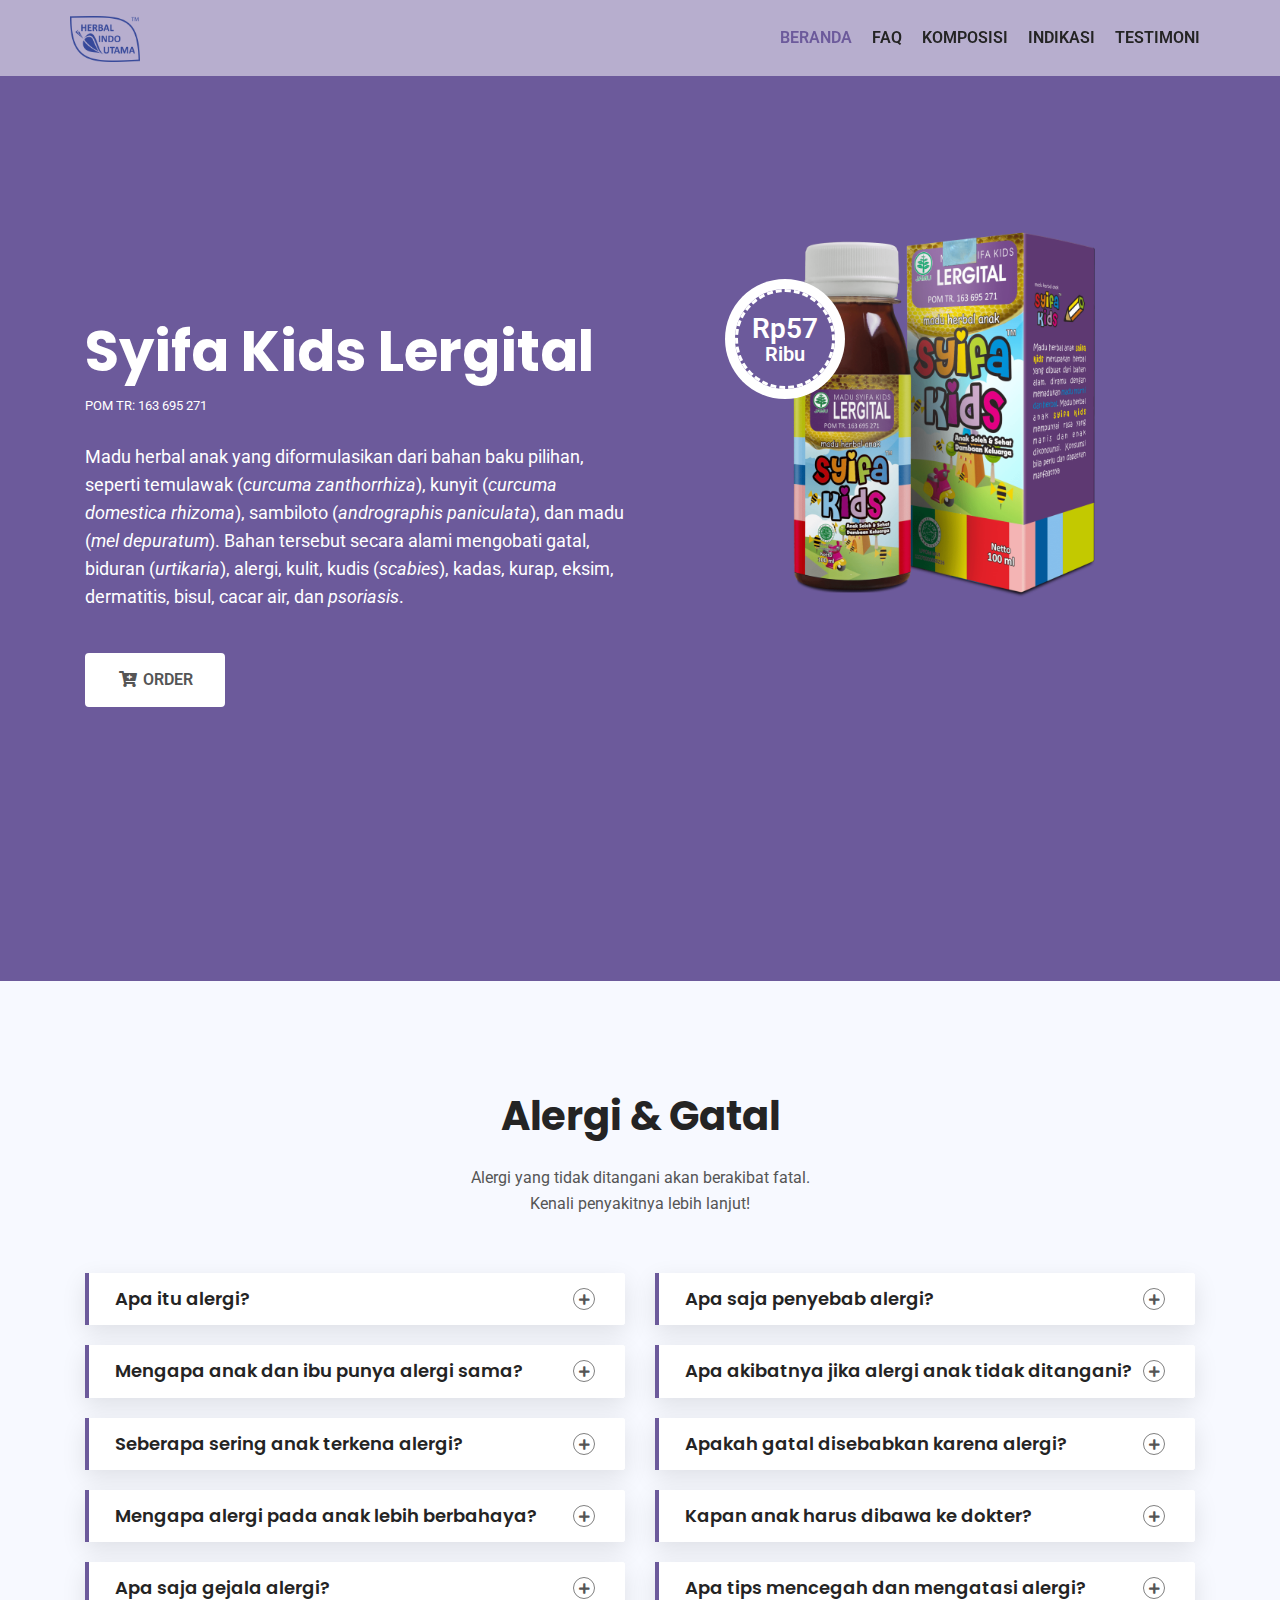
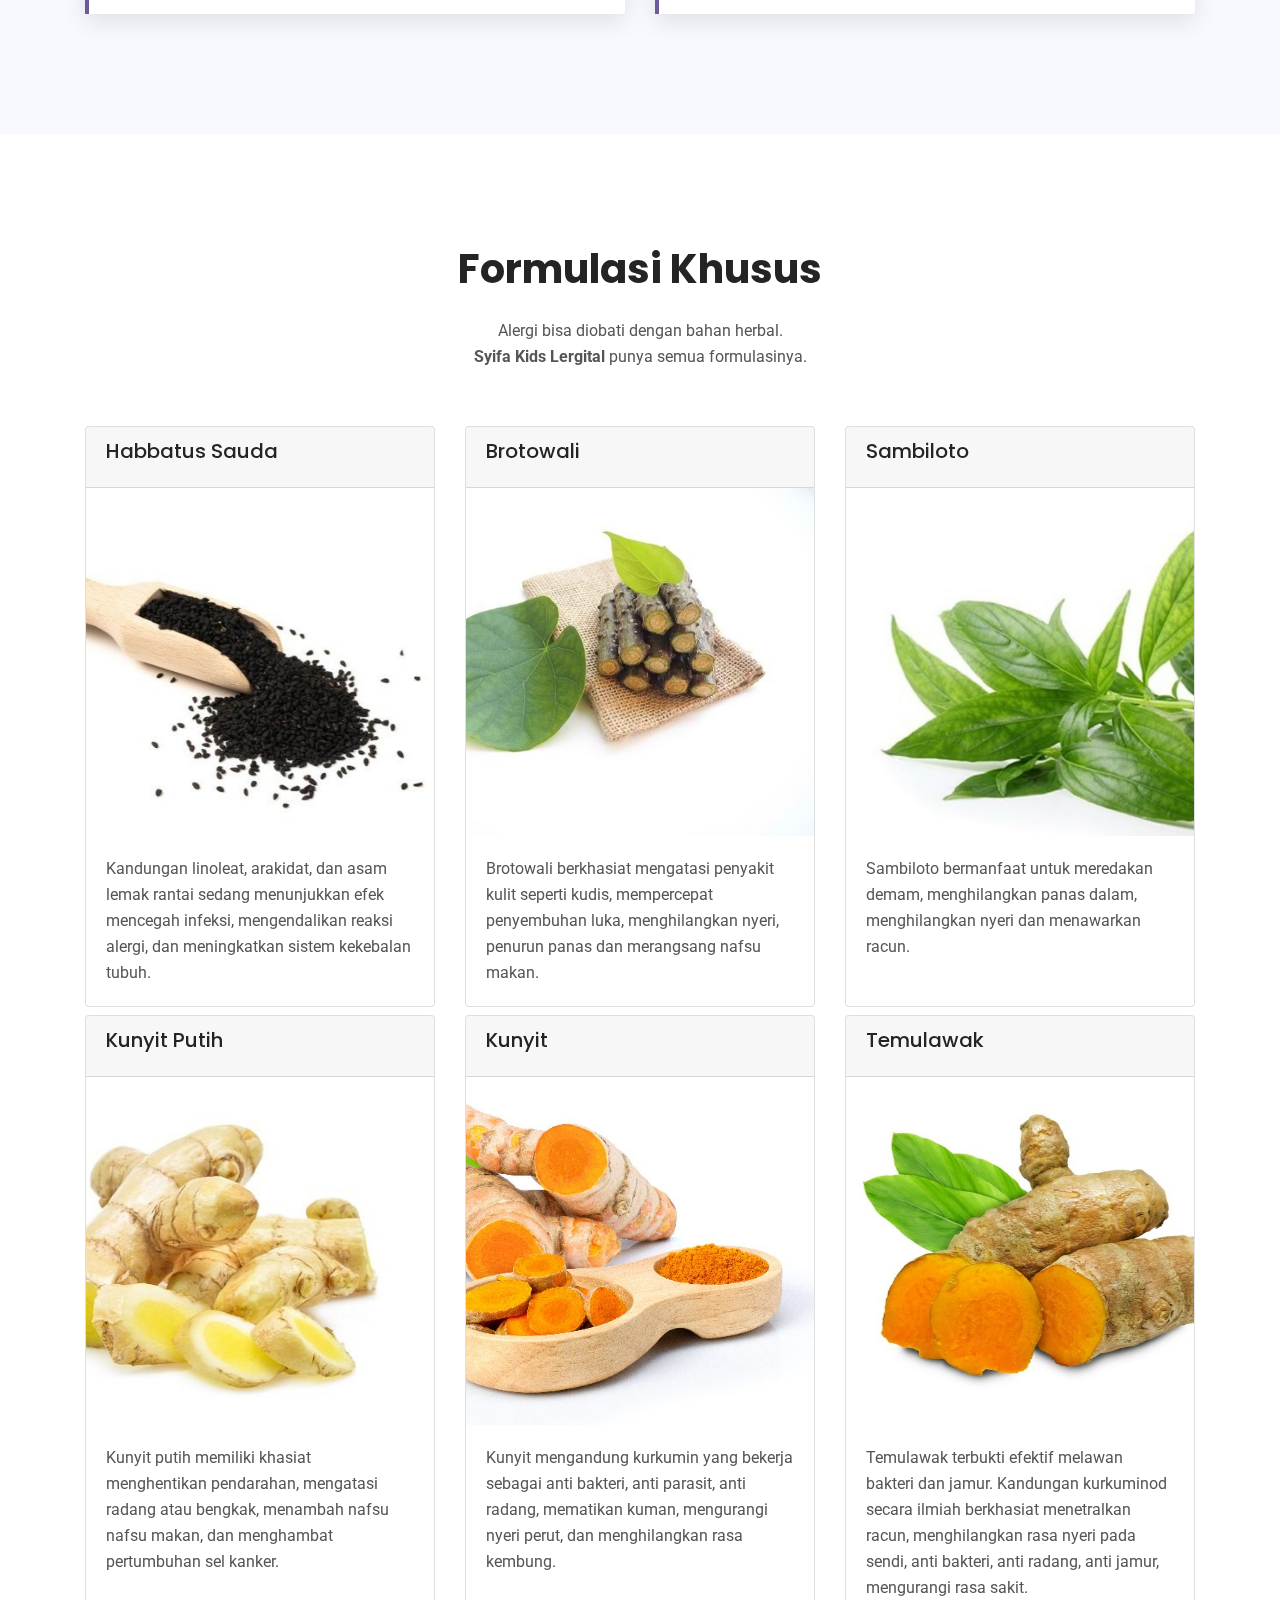
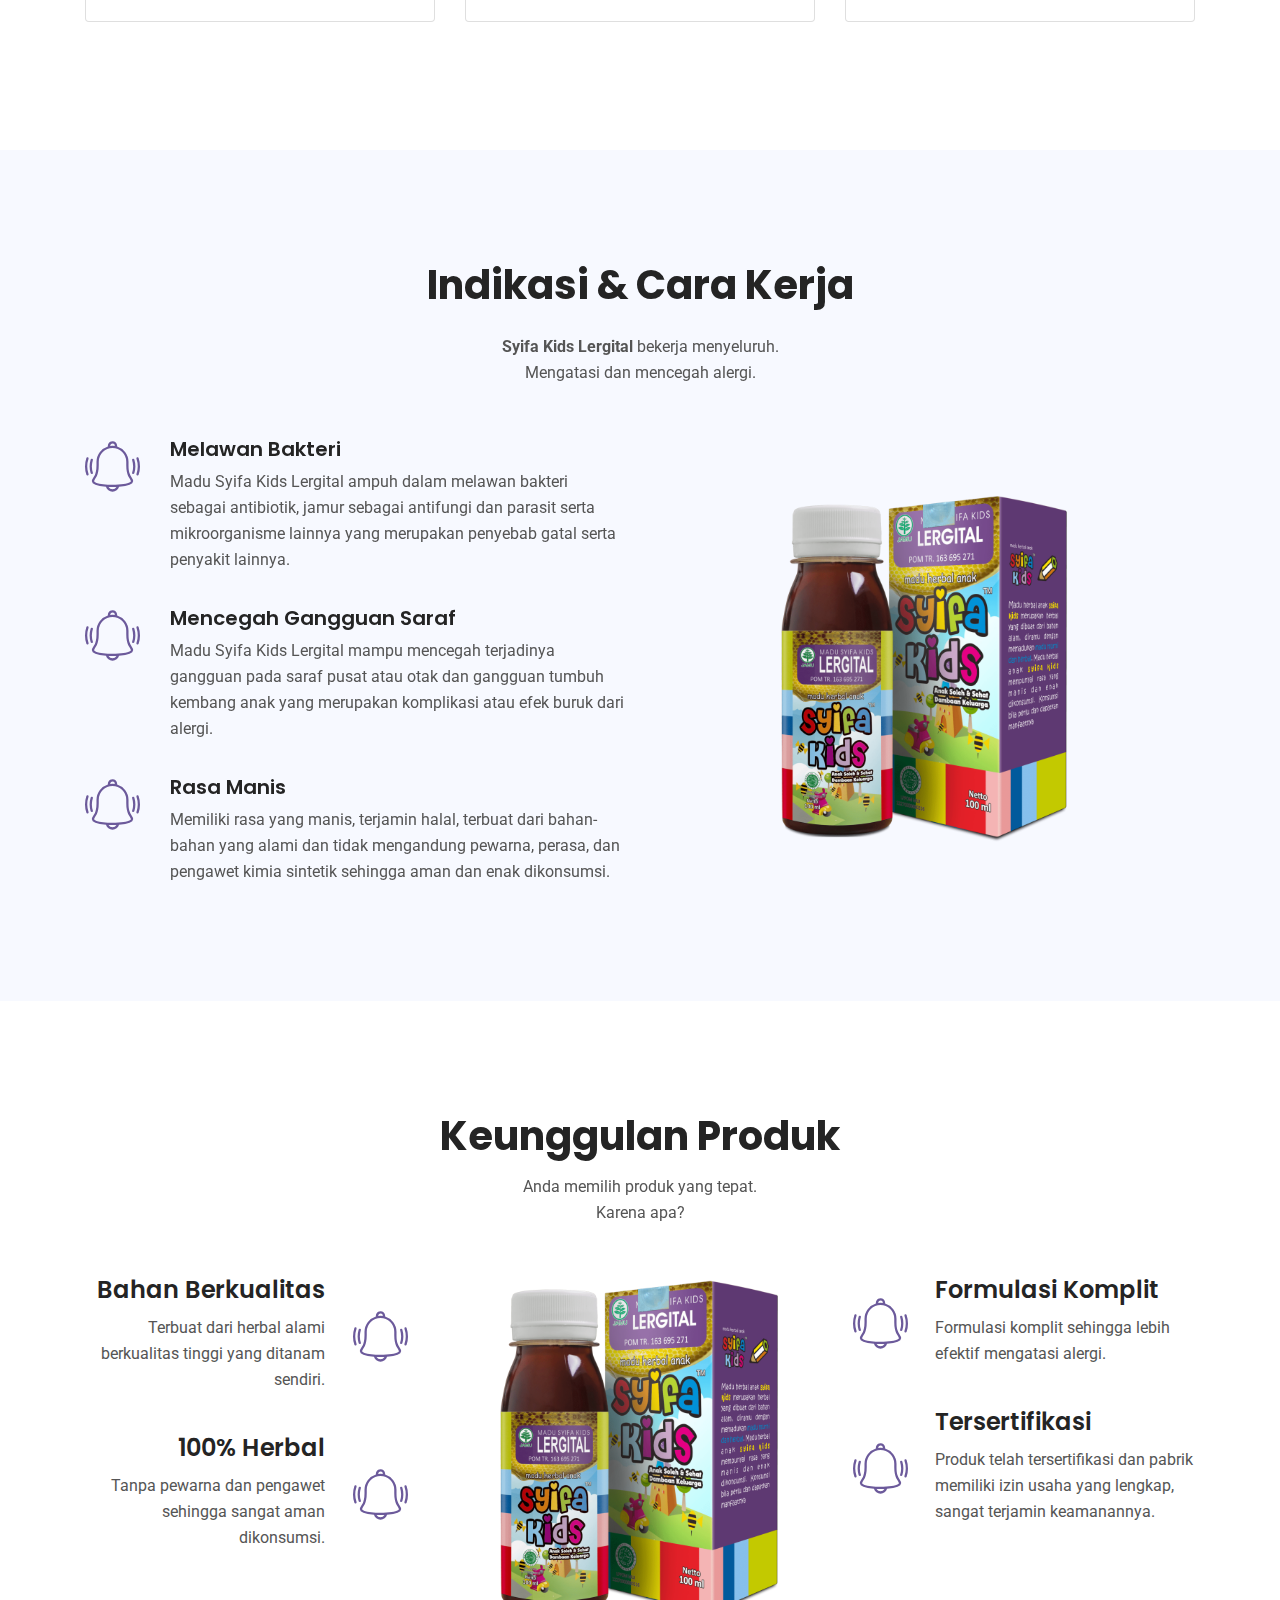
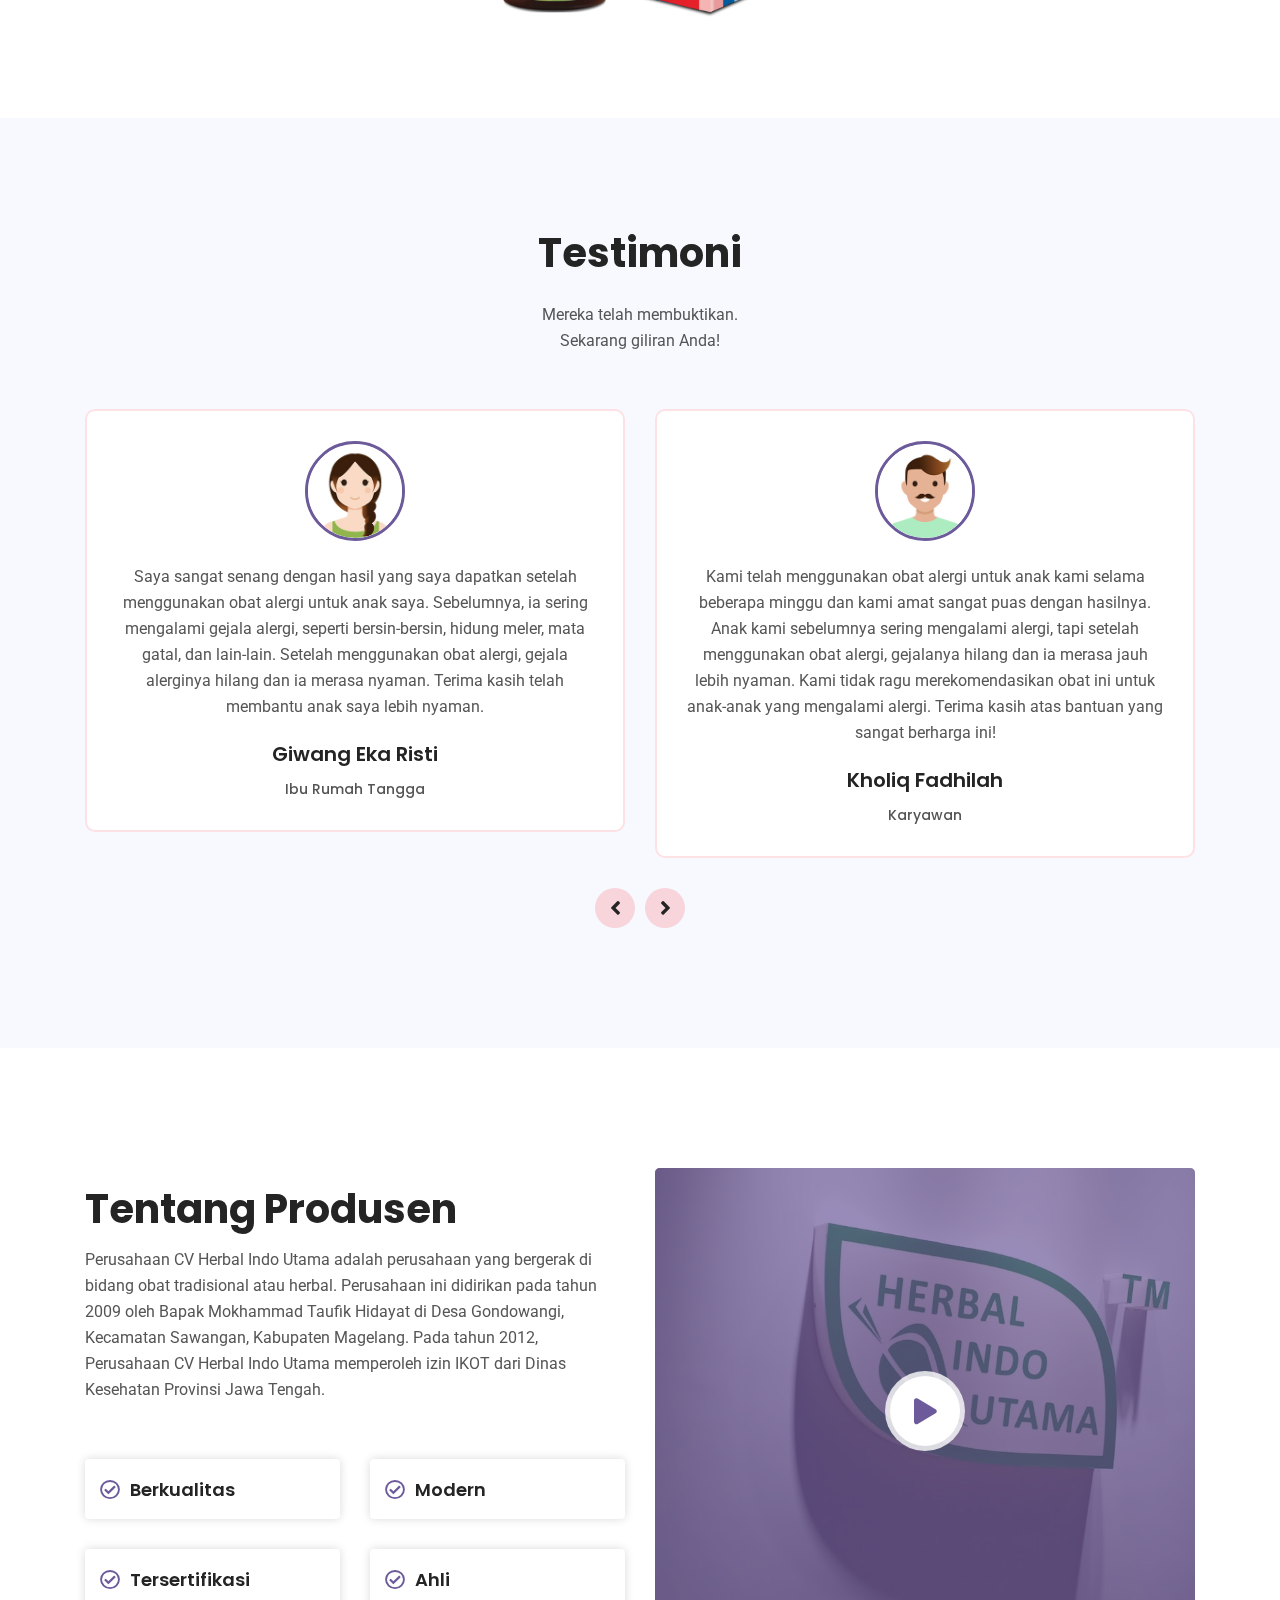
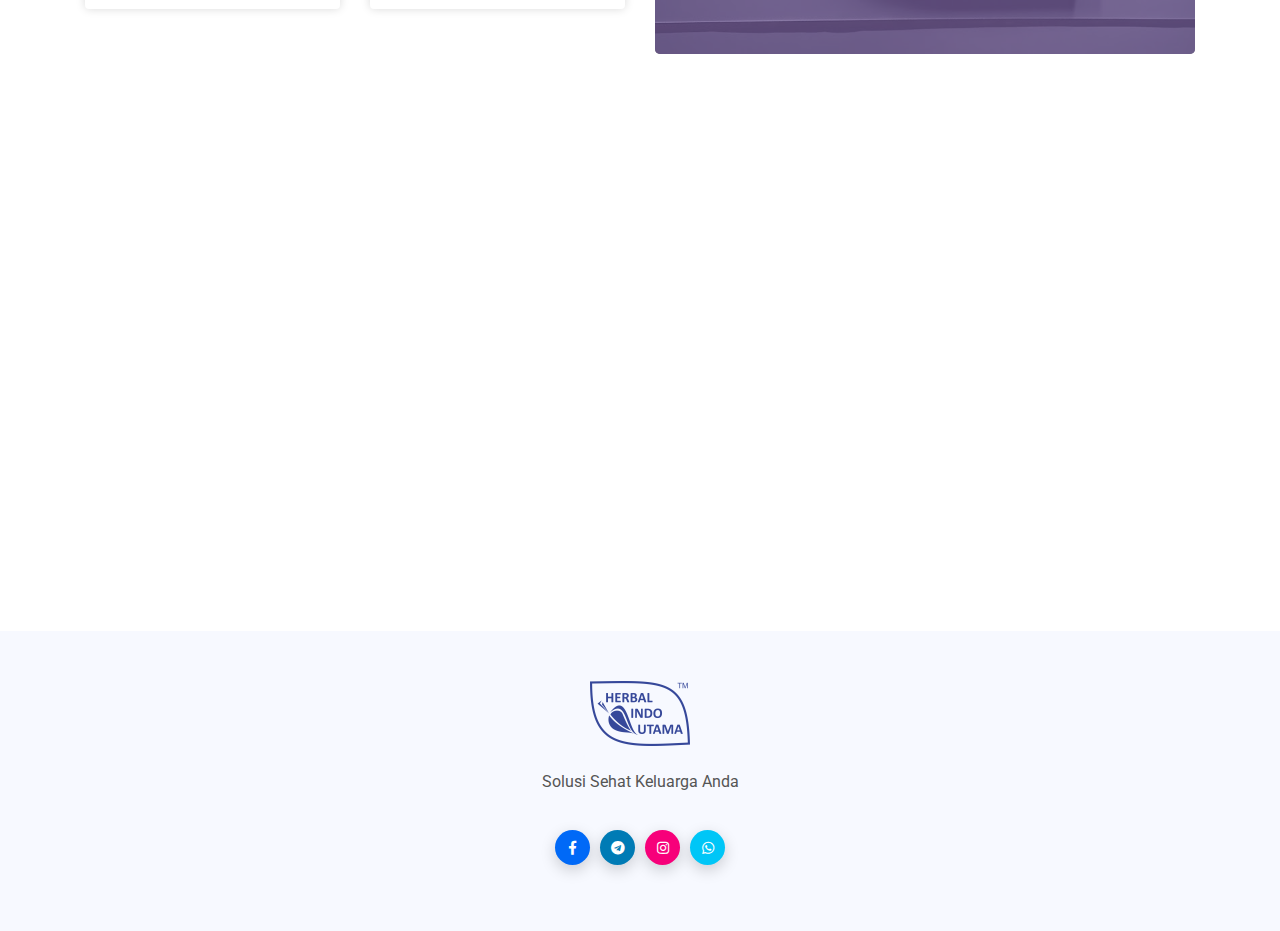
<file: index.html>
<!DOCTYPE html>
<html lang="id">
    <head>
      <meta http-equiv="Content-Type" content="text/html; charset=UTF-8">
      <meta http-equiv="X-UA-Compatible" content="ie=edge">
      <meta name="viewport" content="width=device-width, initial-scale=1.0">
      <title>Madu Herbal Anak untuk Alergi dan Gatal - Syifa Kids Lergital oleh Herbal Indo Utama</title>
      <meta name="description" content="Syifa Kids Lergital adalah madu herbal anak yang diformulasikan dari bahan baku pilihan, seperti temulawak, kunyit, sambiloto, dan madu. Mengobati gatal, biduran (urtikaria), alergi, kulit, kudis (scabies), kadas, kurap, eksim, dermatitis, bisul, cacar air, dan psoriasis.">
      <link rel="shortcut icon" href="assets/images/favicon.png" type="image/x-icon">
      <link rel="stylesheet" href="assets/css/bootstrap.min.css">
      <link rel="stylesheet" href="assets/css/fontawesome.min.css">
      <link rel="stylesheet" href="assets/css/flaticon.css">
      <link rel="stylesheet" href="assets/css/animate.css">
      <link rel="stylesheet" href="assets/css/owl.carousel.min.css">
      <link rel="stylesheet" href="assets/css/magnific-popup.css">
      <link rel="stylesheet" href="assets/css/style.css">
      <link rel="stylesheet" href="assets/css/responsive.css">
    </head>
    <body>
        <!-- Preloader -->
        <div class="preloader" id="preloader">
            <div class="preloader-inner">
              <div class="cube-wrapper">
                <div class="cube-folding">
                  <span class="leaf1"></span>
                  <span class="leaf2"></span>
                  <span class="leaf3"></span>
                  <span class="leaf4"></span>
                </div>
                <span class="loading" data-name="Loading">Memuat</span>
              </div>
            </div>
        </div>
        <!-- Preloader -->
        <!-- Navbar -->
        <header class="navigation">
            <div class="container">
              <div class="row">
                <div class="col-lg-12 p-0">
                  <nav class="navbar navbar-expand-lg navbar-light">
                    <a class="navbar-brand" href="index.html">
                      <img src="assets/images/logo-herbalindo.png" alt="Logo CV Herbal Indo Utama" style="filter: hue-rotate(100deg);" width="70"/>
                    </a>
                    <button class="navbar-toggler" type="button" data-toggle="collapse" data-target="#mainmenu"
                      aria-controls="mainmenu" aria-expanded="false" aria-label="Menu">
                      <span class="navbar-toggler-icon"></span>
                    </button>
                    <div class="collapse navbar-collapse" id="mainmenu">
                      <ul class="navbar-nav ml-auto">
                        <li class="nav-item active">
                          <a class="nav-link" href="#home">BERANDA</a>
                        </li>
                        <li class="nav-item">
                          <a class="nav-link" href="#faq">FAQ</a>
                        </li>
                        <li class="nav-item">
                          <a class="nav-link" href="#about">KOMPOSISI</a>
                        </li>
                        <li class="nav-item">
                          <a class="nav-link" href="#feature">INDIKASI</a>
                        </li>
                        <li class="nav-item">
                          <a class="nav-link" href="#keunggulan">TESTIMONI</a>
                        </li>
                      </ul>
                    </div>
                  </nav>
                </div>
              </div>
            </div>
        </header>
        <!-- Navbar -->
        <!-- Main -->
        <div id="home" class="hero-area">
            <div class="container">
              <div class="row">
                <div class="col-lg-6 d-flex align-self-center">
                  <div class="left-content">
                    <div class="content">
                      <h1 class="title">
                        Syifa Kids Lergital
                      </h1>
                      <small><font color="white">POM TR: 163 695 271</font></small>
                      <p class="subtitle">
                          Madu herbal anak yang diformulasikan dari bahan baku pilihan, seperti temulawak (<i>curcuma zanthorrhiza</i>), kunyit (<i>curcuma domestica rhizoma</i>), sambiloto (<i>andrographis paniculata</i>), dan madu (<i>mel depuratum</i>). Bahan tersebut secara alami mengobati gatal, biduran (<i>urtikaria</i>), alergi, kulit, kudis (<i>scabies</i>), kadas, kurap, eksim, dermatitis, bisul, cacar air, dan <i>psoriasis</i>.
                      </p>
                      <div class="links">
                        <a data-toggle="modal" data-target="#orderProduk" class="mybtn2"><span><i class="fas fa-cart-plus"></i> ORDER</span></a>
                      </div>
                      <br/>
                    </div>
                  </div>
                </div>
                <div class="col-lg-6 order-first order-lg-last">
                  <div class="right-img">
                    <div class="discount-circle">
                      <div class="discount-circle-inner">
                        <div class="price">
                          Rp57
                          <span>Ribu</span>
                        </div>
                      </div>
                    </div>
                    <img class="img-fluid img" src="assets/images/syifakidslergital.png" alt="Syifa Kids Lergital">
                  </div>
                </div>
              </div>
            </div>
        </div>
        <!-- Main -->
        <!-- FAQ -->
        <section id="faq" class="faq">
            <div class="container">
              <div class="section-title extra">
                <h2 class="title">Alergi & Gatal</h2>
                <p>
                  Alergi yang tidak ditangani akan berakibat fatal.<br/>
                  Kenali penyakitnya lebih lanjut!
                </p>
              </div>
              <div class="row">
                <div class="col-lg-6">
                  <div class="panel-group accordion" id="accordion-1">
                    <div class="panel">
                      <div class="panel-heading">
                        <h4 data-toggle="collapse" aria-expanded="false" data-target="#one" aria-controls="one"
                          class="panel-title">
                          Apa itu alergi?
                        </h4>
                      </div>
                      <div id="one" class="panel-collapse collapse" aria-labelledby="one" data-parent="#accordion-1">
                        <div class="panel-body">
                          <p>
                            Alergi adalah suatu reaksi tubuh yang berlebihan terhadap bahan-bahan yang dianggap berbahaya, meskipun yang dihadapi kadang bukanlah bahan yang berbahaya. Hal ini diakibatkan oleh faktor genetik dan faktor lingkungan. Alergi timbul apabila terdapat penyebab.<br/><br/>
                            Kadang sistem imun kita bekerja melampaui batasannya sehingga sistem tersebut kehilangan kendali, meskipun yang dihadapi bukanlah bahan yang berbahaya. Hilangnya kontrol tersebut menimbulkan reaksi yang berlebihan dan berbahaya. Reaksi berbahaya ini disebut hipersensitivitas atau alergi.
                          </p>
                        </div>
                      </div>
                    </div>
                    <div class="panel">
                      <div class="panel-heading">
                        <h4 data-toggle="collapse" aria-expanded="false" data-target="#two" aria-controls="two" class="panel-title">
                          Mengapa anak dan ibu punya alergi sama?
                        </h4>
                      </div>
                      <div id="two" class="panel-collapse collapse" aria-labelledby="two" data-parent="#accordion-1">
                        <div class="panel-body">
                          <p>
                            Alergi dapat diturunkan dari orangtua atau kakek/nenek penderita. Bila ada salah satu dari kedua orangtua yang menderita gejala alergi, maka risiko yang mungkin diturunkan pada anak sekitar 25–30 persen. Sementara bila kedua orangtua alergi, maka risiko alergi menurun ke anak pun meningkat menjadi 60–70 persen. Kalau tidak ada riwayat alergi, seseorang tetap bisa terkena alergi, namun persentasenya kecil, yaitu 5–15 persen.
                          </p>
                        </div>
                      </div>
                    </div>
                    <div class="panel">
                      <div class="panel-heading">
                        <h4 data-toggle="collapse" aria-expanded="false" data-target="#three" aria-controls="three"
                          class="panel-title">
                          Seberapa sering anak terkena alergi?
                        </h4>
                      </div>
                      <div id="three" class="panel-collapse collapse" aria-labelledby="three" data-parent="#accordion-1">
                        <div class="panel-body">
                          <p>
                            Beberapa laporan ilmiah baik di dalam negeri atau luar negeri menunjukkan bahwa angka kejadian alergi terus meningkat tajam beberapa tahun terakhir. Tampaknya alergi merupakan kasus yang mendominasi kunjungan penderita di klinik rawat jalan pelayanan kesehatan anak. Berdasarkan data Center for Disease Control and Prevention (CDC), angka kejadian alergi meningkat 3 kali lipat sejak 1993 hingga 2006. Sementara itu, data World Allergy Organization (WAO) 2011 menunjukkan kejadian alergi terus meningkat dengan angka 30–40 persen populasi dunia. Di Indonesia sendiri walau belum ada angka pasti, namun beberapa peneliti memperkirakan peningkatan kasus alergi di Indonesia mencapai 30 persen tiap tahunnya.
                          </p>
                        </div>
                      </div>
                    </div>
                    <div class="panel">
                      <div class="panel-heading">
                        <h4 data-toggle="collapse" aria-expanded="false" data-target="#four" aria-controls="four" class="panel-title">
                          Mengapa alergi pada anak lebih berbahaya?
                        </h4>
                      </div>
                      <div id="four" class="panel-collapse collapse" aria-labelledby="four" data-parent="#accordion-1">
                        <div class="panel-body">
                          <p>
                            Pada anak berusia kurang dari tiga tahun umumnya alergi dicetuskan dari makanan, sementara pada anak yang lebih besar biasanya disebabkan karena faktor lingkungan. Alergi pada anak tidak sesederhana seperti yang mungkin pernah kita ketahui. Alergi dapat menyerang semua organ tanpa terkecuali mulai dari ujung rambut sampai ujung kaki dengan berbagai bahaya dan komplikasi yang mungkin bisa terjadi. Akhir-akhir ini terungkap bahwa alergi ternyata bisa mengganggu fungsi otak, sehingga sangat mengganggu perkembangan anak. Karena gangguan fungsi otak itulah maka timbul ganguan perkembangan dan perilaku pada anak.<br/><br/>
                            Risiko dan tanda alergi dapat diketahui sejak anak dilahirkan. Alergi juga dapat dicegah sejak dini sehingga dengan pencegahan sedini mungkin, diharapkan pertumbuhan dan perkembangan anak dapat optimal.
                          </p>
                        </div>
                      </div>
                    </div>
                    <div class="panel">
                      <div class="panel-heading">
                        <h4 data-toggle="collapse" aria-expanded="false" data-target="#four2" aria-controls="four2"
                          class="panel-title">
                          Apa saja gejala alergi?
                        </h4>
                      </div>
                      <div id="four2" class="panel-collapse collapse" aria-labelledby="four2" data-parent="#accordion-1">
                        <div class="panel-body">
                          <p>
                            Gejala reaksi alergi biasanya terjadi dalam beberapa menit sampai 2 jam setelah seseorang terkena/tertelan sesuatu yang memicu alergi. Gejala alergi tergantung kepada bagian tubuh mana yang terserang alergi, misalnya:<br/>
                            <ul>
                                <li>Anak sering rewel dan menangis terus-menerus.</li>
                                <li>Persendian sakit, kemerahan, atau bengkak.</li>
                                <li>Detak jantung cepat, sakit kepala.</li>
                                <li>Mata gatal, mata merah, mata berair, mata belekan, warna kehitaman di bawah mata, mata bengkak, atau bintitan.</li>
                                <li>Reaksi alergi pada kulit berupa bentol atau bercak kemerahan, bersisik, sangat gatal, dan bengkak. Bahkan kadang muncul berkelompok dan keluar dengan cepat. Bentol pada kulit dapat dapat muncul sendiri atau disertai dengan gejala alergi lainnya.</li>
                                <li>Batuk, nafas berbunyi atau kesulitan bernafas, dikarenakan penyempitan saluran pernafasan, hidung mengeluarkan banyak lendir, bersin.</li>
                                <li>Muntah, diare, keram perut, terkadang ruam di mulut.</li>
                            </ul>
                          </p>
                        </div>
                      </div>
                    </div>
                  </div>
                </div>
                <div class="col-lg-6 d-flex">
                  <div class="panel-group accordion" id="accordion-2">
                    <div class="panel">
                      <div class="panel-heading">
                        <h4 data-toggle="collapse" aria-expanded="false" data-target="#five" aria-controls="five"
                          class="panel-title">
                          Apa saja penyebab alergi?
                        </h4>
                      </div>
                      <div id="five" class="panel-collapse collapse" aria-labelledby="five" data-parent="#accordion-2">
                        <div class="panel-body">
                          <p>
                            Alergi dipengaruhi oleh faktor keturunan dan faktor lingkungan. Zat yang dapat mencetus atau memicu terjadinya alergi disebut alergen. Alergi terjadi karena mekanisme pertahanan tubuh yang bereaksi secara berlebihan dan mengeluarkan histamin, suatu senyawa kimia yang menyebabkan timbulnya gejala alergi. Reaksi timbul apabila alergen tersebut dihisap, dimakan, disentuh atau disuntikkan. Jenis alergen yang umum adalah sebagai berikut:<br/>
                            <ul>
                                <li>Makanan, seperti susu sapi dan udang.</li>
                                <li>Hirupan debu atau asap.</li>
                                <li>Kontak sabun, bahan kimia, kosmetik, atau logam.</li>
                                <li>Kecoa, tungau pada kasur, atau serangga lainnya.</li>
                                <li>Obat-obatan, seperti beberapa jenis antibiotik.</li>
                            </ul>
                          </p>
                        </div>
                      </div>
                    </div>
                    <div class="panel">
                      <div class="panel-heading">
                        <h4 data-toggle="collapse" aria-expanded="false" data-target="#six" aria-controls="six"
                          class="panel-title">
                          Apa akibatnya jika alergi anak tidak ditangani?
                        </h4>
                      </div>
                      <div id="six" class="panel-collapse collapse" aria-labelledby="six" data-parent="#accordion-2">
                        <div class="panel-body">
                          <p>
                            Alergi yang sering berulang dan tidak dikendalikan dapat mengganggu susunan saraf pusat atau otak. Gangguan otak yang terjadi antara lain keluhan sakit kepala berulang, gangguan tidur, keterlambatan bicara, serta gangguan perilaku yang berupa emosi berlebihan, agresif, overaktif, gangguan belajar, keterlambatan bicara gangguan konsentrasi, gangguan koordinasi, hiperaktif hingga autisme.<br/><br/>
                            Selain gangguan fungsi otak, alergi juga bisa mengganggu berbagai sistem dan organ tubuh lain. Akibatnya, tentu sangat mengganggu tumbuh kembang anak. Gangguan yang sering muncul adalah kurang gizi akibat gangguan pencernaan seperti sulit makan, sering muntah, sering diare, sering kembung, dan sebagainya. Selain itu, berat dan tinggi badan anak juga kurang dibanding tinggi badan anak lain yang normal seusianya.
                          </p>
                        </div>
                      </div>
                    </div>
                    <div class="panel">
                      <div class="panel-heading">
                        <h4 data-toggle="collapse" aria-expanded="false" data-target="#seven" aria-controls="seven" class="panel-title">
                          Apakah gatal disebabkan karena alergi?
                        </h4>
                      </div>
                      <div id="seven" class="panel-collapse collapse" aria-labelledby="seven" data-parent="#accordion-2">
                        <div class="panel-body">
                          <p>
                            Tidak menentu. Gatal bisa disebabkan oleh alergi, bisa oleh sebab yang lain. Penyebab gatal bisa bermacam-macam. Bisa disebabkan oleh suatu penyakit kulit maupun penyakit sistemik, dan bisa juga disebabkan oleh beberapa hal seperti karena parasit atau gigitan serangga.<br/><br/>
                            Selain sebab di atas, gatal-gatal juga dapat terjadi karena alergi dan juga kontak dengan bahan pakaian tertentu seperti wol dan sebagainya. Cuaca yang panas juga bisa menyebabkan gatal-gatal terutama pada daerah lembab seperti selangkangan karena banyaknya keringat.
                          </p>
                        </div>
                      </div>
                    </div>
                    <div class="panel">
                      <div class="panel-heading">
                        <h4 data-toggle="collapse" aria-expanded="false" data-target="#eight" aria-controls="eight" class="panel-title">
                          Kapan anak harus dibawa ke dokter?
                        </h4>
                      </div>
                      <div id="eight" class="panel-collapse collapse" aria-labelledby="eight" data-parent="#accordion-2">
                        <div class="panel-body">
                          <p>
                            Anak harus segera dibawa untuk diperiksakan ke dokter apabila timbul gejala berikut ini:<br/>
                            <ul>
                                <li>Sesak nafas berat.</li>
                                <li>Mual dan muntah.</li>
                                <li>Gatal-gatal dan muncul bintik-bintik merah di kulit dan wajah.</li>
                                <li>Sulit menelan.</li>
                                <li>Buang air besar mengandung darah.</li>
                                <li>Diare yang terus-menerus.</li>
                            </ul>
                          </p>
                        </div>
                      </div>
                    </div>
                    <div class="panel">
                      <div class="panel-heading">
                        <h4 data-toggle="collapse" aria-expanded="false" data-target="#nine" aria-controls="nine"
                          class="panel-title">
                          Apa tips mencegah dan mengatasi alergi?
                        </h4>
                      </div>
                      <div id="nine" class="panel-collapse collapse" aria-labelledby="nine" data-parent="#accordion-2">
                        <div class="panel-body">
                          <p>
                            Hal terbaik yang bisa dilakukan ketika menghadapi anak yang alergi adalah tenang, memantau perkembangan anak dan lakukan tindakan yang perlu untuk mengatasi alergi yang dialaminya, jangan panik dan terburu-buru. Ada beberapa langkah dalam mencegah dan menangani alergi, yaitu:<br/>
                            <ul>
                                <li>Usahakan untuk mengetahui bahan-bahan penyebab alergi.</li>
                                <li>Jauhkan anak dari penyebab alergi tersebut. Hal ini merupakan cara terbaik untuk mencegah dan menghilangkan alergi.</li>
                                <li>Ketahui kandungan makanan yang akan dikonsumsi.</li>
                                <li>Jaga kebersihan rumah dan lingkungan untuk mencegah terpapar penyebab alergi.</li>
                                <li>Pemberian ASI eksklusif selama 6 bulan pada bayi dapat meningkatkan daya tahan tubuh sehingga bermanfaat mengurangi resiko terkena alergi.</li>
                                <li>Upayakan popok bayi dalam kondisi bersih dan tidak lembap.</li>
                                <li>Istirahat yang cukup dan konsumsi makanan bergizi.</li>
                                <li>Aktivitas olahraga dan berjemur di bawah sinar matahari.</li>
                                <li>Beri makanan mengandung antioksidan, seperti buah-buahan.</li>
                            </ul>
                          </p>
                        </div>
                      </div>
                    </div>
                  </div>
                </div>
              </div>
            </div>
        </section>
        <!-- FAQ -->
        <!-- Kandungan -->
        <section class="about" id="about">
            <div class="container">
              <div class="row justify-content-center">
                <div class="col-md-10 col-lg-8">
                  <div class="section-title extra">
                    <h2 class="title">Formulasi Khusus</h2>
                    <p>
                      Alergi bisa diobati dengan bahan herbal.<br/>
                      <b>Syifa Kids Lergital</b> punya semua formulasinya.
                    </p>
                  </div>
                </div>
              </div>
              <div class="row justify-content-between" style="display: flex;">
                <div class="col-lg-4 col-md-6 col-sm-12 mb-2">
                    <div class="card h-100">
                      <div class="card-header">
                        <h5 class="card-title">Habbatus Sauda</h5>
                      </div>
                      <img class="card-img-top" src="assets/images/habbatussauda.jpg" alt="Habbatus Sauda" style="max-width: 100%;"/>
                      <div class="card-body">
                        <p class="card-text">Kandungan linoleat, arakidat, dan asam lemak rantai sedang menunjukkan efek mencegah infeksi, mengendalikan reaksi alergi, dan meningkatkan sistem kekebalan tubuh.</p>
                      </div>
                    </div>
                </div>
                <div class="col-lg-4 col-md-6 col-sm-12 mb-2">
                    <div class="card h-100">
                      <div class="card-header">
                        <h5 class="card-title">Brotowali</h5>
                      </div>
                      <img class="card-img-top" src="assets/images/brotowali.jpg" alt="Brotowali" style="max-width: 100%;"/>
                      <div class="card-body">
                        <p class="card-text">Brotowali berkhasiat mengatasi penyakit kulit seperti kudis, mempercepat penyembuhan luka, menghilangkan nyeri, penurun panas dan merangsang nafsu makan.</p>
                      </div>
                    </div>
                </div>
                <div class="col-lg-4 col-md-6 col-sm-12 mb-2">
                    <div class="card h-100">
                      <div class="card-header">
                        <h5 class="card-title">Sambiloto</h5>
                      </div>
                      <img class="card-img-top" src="assets/images/sambiloto.jpeg" alt="Sambiloto" style="max-width: 100%;"/>
                      <div class="card-body">
                        <p class="card-text">Sambiloto bermanfaat untuk meredakan demam, menghilangkan panas dalam, menghilangkan nyeri dan menawarkan racun.</p>
                      </div>
                    </div>
                </div>
                <div class="col-lg-4 col-md-6 col-sm-12 mb-2">
                    <div class="card h-100">
                      <div class="card-header">
                        <h5 class="card-title">Kunyit Putih</h5>
                      </div>
                      <img class="card-img-top" src="assets/images/kunyitputih.jpg" alt="Kunyit Putih" style="max-width: 100%;"/>
                      <div class="card-body">
                        <p class="card-text">Kunyit putih memiliki khasiat menghentikan pendarahan, mengatasi radang atau bengkak, menambah nafsu nafsu makan, dan menghambat pertumbuhan sel kanker.</p>
                      </div>
                    </div>
                </div>
                <div class="col-lg-4 col-md-6 col-sm-12 mb-2">
                    <div class="card h-100">
                      <div class="card-header">
                        <h5 class="card-title">Kunyit</h5>
                      </div>
                      <img class="card-img-top" src="assets/images/kunyit.jpg" alt="Kunyit" style="max-width: 100%;"/>
                      <div class="card-body">
                        <p class="card-text">Kunyit mengandung kurkumin yang bekerja sebagai anti bakteri, anti parasit, anti radang, mematikan kuman, mengurangi nyeri perut, dan menghilangkan rasa kembung.</p>
                      </div>
                    </div>
                </div>
                <div class="col-lg-4 col-md-6 col-sm-12 mb-2">
                    <div class="card h-100">
                      <div class="card-header">
                        <h5 class="card-title">Temulawak</h5>
                      </div>
                      <img class="card-img-top" src="assets/images/temulawak.jpeg" alt="Temulawak" style="max-width: 100%;"/>
                      <div class="card-body">
                        <p class="card-text">Temulawak terbukti efektif melawan bakteri dan jamur. Kandungan kurkuminod secara ilmiah berkhasiat menetralkan racun, menghilangkan rasa nyeri pada sendi, anti bakteri, anti radang, anti jamur, mengurangi rasa sakit.</p>
                      </div>
                    </div>
                </div>
              </div>
            </div>
        </section>
        <!-- Kandungan -->
        <!-- Cara Kerja -->
        <section class="whaybest" id="feature">
            <div class="container">
              <div class="row justify-content-center">
                <div class="col-md-10 col-lg-8">
                  <div class="section-title extra">
                    <h2 class="title">Indikasi & Cara Kerja</h2>
                    <p>
                      <b>Syifa Kids Lergital</b> bekerja menyeluruh.<br/>
                      Mengatasi dan mencegah alergi.
                    </p>
                  </div>
                </div>
              </div>
              <div class="row ">
                <div class="col-lg-6">
                  <div class="info">
                    <ul class="feature-list">
                      <li>
                        <div class="icon">
                          <i class="flaticon-alarm"></i>
                        </div>
                        <div class="content">
                          <h4>Melawan Bakteri</h4>
                          <p>Madu Syifa Kids Lergital ampuh dalam melawan bakteri sebagai antibiotik, jamur sebagai antifungi dan parasit serta mikroorganisme lainnya yang merupakan penyebab gatal serta penyakit lainnya.
                          </p>
                        </div>
                      </li>
                      <li>
                        <div class="icon">
                          <i class="flaticon-alarm"></i>
                        </div>
                        <div class="content">
                          <h4>Mencegah Gangguan Saraf</h4>
                          <p>Madu Syifa Kids Lergital mampu mencegah terjadinya gangguan pada saraf pusat atau otak dan gangguan tumbuh kembang anak yang merupakan komplikasi atau efek buruk dari alergi.
                          </p>
                        </div>
                      </li>
                      <li>
                        <div class="icon">
                          <i class="flaticon-alarm"></i>
                        </div>
                        <div class="content">
                          <h4>Rasa Manis</h4>
                          <p>Memiliki rasa yang manis, terjamin halal, terbuat dari bahan-bahan yang alami dan tidak mengandung pewarna, perasa, dan pengawet kimia sintetik sehingga aman dan enak dikonsumsi. 
                          </p>
                        </div>
                      </li>
                    </ul>
                  </div>
                </div>
                <div class="col-lg-6 d-flex order-first order-lg-last">
                  <div class="about-img">
                    <img src="assets/images/syifakidslergital.png" alt="Syifa Kids Lergital">
                  </div>
                </div>
              </div>
            </div>
        </section>
        <!--Cara Kerja -->
        <!-- Keunggulan -->
        <section class="feature" id="keunggulan">
            <div class="container">
              <div class="row justify-content-center">
                <div class="col-md-10 col-lg-8">
                  <div class="section-title">
                    <h2 class="title">Keunggulan Produk</h2>
                    <p>
                      Anda memilih produk yang tepat.<br/>
                      Karena apa?
                    </p>
                  </div>
                </div>
              </div>
              <div class="row">
                <div class="col-lg-4">
                  <div class="left-feature">
                    <div class="feature-box feature-box1">
                      <div class="feature-circle">
                        <div class="feature-circle-inner"><i class="fas fa-plus"></i></div>
                      </div>
                      <div class="details">
                        <h4>
                          <a class="title">
                            Bahan Berkualitas
                          </a>
                        </h4>
                        <p class="text">Terbuat dari herbal alami berkualitas tinggi yang ditanam sendiri.</p>
                      </div>
                      <div class="icon-area">
                        <div class="icon">
                          <i class="flaticon-alarm"></i>
                        </div>
                      </div>
                    </div>
                    <div class="feature-box feature-box2">
                      <div class="feature-circle">
                        <div class="feature-circle-inner"><i class="fas fa-plus"></i></div>
                      </div>
                      <div class="details">
                        <h4>
                          <a class="title">100% Herbal</a>
                        </h4>
                        <p class="text">Tanpa pewarna dan pengawet sehingga sangat aman dikonsumsi.</p>
                      </div>
                      <div class="icon-area">
                        <div class="icon">
                          <i class="flaticon-alarm"></i>
                        </div>
                      </div>
                    </div>
                  </div>
                </div>
                <div class="col-lg-4 d-flex justify-content-center">
                  <div class="center-feature align-self-center">
                    <img src="assets/images/syifakidslergital.png" alt="Syifa Kids Lergital">
                  </div>
                </div>
                <div class="col-lg-4">
                  <div class="right-feature">
                    <div class="feature-box feature-box4">
                      <div class="feature-circle">
                        <div class="feature-circle-inner"><i class="fas fa-plus"></i></div>
                      </div>
                      <div class="icon-area">
                        <div class="icon">
                          <i class="flaticon-alarm"></i>
                        </div>
                      </div>
                      <div class="details">
                        <h4>
                          <a class="title">Formulasi Komplit</a>
                        </h4>
                        <p class="text">Formulasi komplit sehingga lebih efektif mengatasi alergi.</p>
                      </div>
                    </div>
                    <div class="feature-box feature-box5">
                      <div class="feature-circle">
                        <div class="feature-circle-inner"><i class="fas fa-plus"></i></div>
                      </div>
                      <div class="icon-area">
                        <div class="icon">
                          <i class="flaticon-alarm"></i>
                        </div>
                      </div>
                      <div class="details">
                        <h4>
                          <a class="title">Tersertifikasi</a>
                        </h4>
                        <p class="text">Produk telah tersertifikasi dan pabrik memiliki izin usaha yang lengkap, sangat terjamin keamanannya.</p>
                      </div>
                    </div>
                  </div>
                </div>
              </div>
            </div>
        </section>
        <!-- Keunggulan -->
        <!-- Testimoni -->
        <section class="testimonial-area" id="testimonial-area">
            <div class="container">
              <div class="row justify-content-center">
                <div class="col-md-10 col-lg-8">
                  <div class="section-title extra">
                    <h2 class="title">Testimoni</h2>
                    <p>
                      Mereka telah membuktikan.<br/>
                      Sekarang giliran Anda!
                    </p>
                  </div>
                </div>
              </div>
              <div class="row justify-content-center">
                <div class="col-md-12">
                  <div class="testimonial-slider">
                    <div class="item">
                      <div class="client">
                        <div class="client-image">
                          <img src="assets/images/testimonialimage/2.jpg" class="img-fluid" alt="Testimoni 1">
                        </div>
                        <p class="client-say">
                          Saya sangat senang dengan hasil yang saya dapatkan setelah menggunakan obat alergi untuk anak saya. Sebelumnya, ia sering mengalami gejala alergi, seperti bersin-bersin, hidung meler, mata gatal, dan lain-lain. Setelah menggunakan obat alergi, gejala alerginya hilang dan ia merasa nyaman. Terima kasih telah membantu anak saya lebih nyaman.
                        </p>
                        <h4 class="client-name">
                          <a>
                            Giwang Eka Risti
                          </a>
                        </h4>
                        <h5 class="designation">Ibu Rumah Tangga</h5>
                      </div>
                    </div>
                    <div class="item">
                      <div class="client">
                        <div class="client-image">
                          <img src="assets/images/testimonialimage/1.jpg" class="img-fluid" alt="Testimoni 2">
                        </div>
                        <p class="client-say">
                          Kami telah menggunakan obat alergi untuk anak kami selama beberapa minggu dan kami amat sangat puas dengan hasilnya. Anak kami sebelumnya sering mengalami alergi, tapi setelah menggunakan obat alergi, gejalanya hilang dan ia merasa jauh lebih nyaman. Kami tidak ragu merekomendasikan obat ini untuk anak-anak yang mengalami alergi. Terima kasih atas bantuan yang sangat berharga ini!
                        </p>
                        <h4 class="client-name">
                          <a>
                            Kholiq Fadhilah
                          </a>
                        </h4>
                        <h5 class="designation">Karyawan</h5>
                      </div>
                    </div>
                  </div>
                </div>
              </div>
            </div>
        </section>
        <!-- Testimoni -->
        <!--  Profil -->
        <section class="video" id="video">
            <div class="container">
              <div class="row">
                <div class="col-lg-6 align-self-center">
                  <div class="row">
                    <div class="col-lg-12 ">
                      <div class="section-title">
                        <h2 class="title">Tentang Produsen</h2>
                        <p>
                          Perusahaan CV Herbal Indo Utama adalah perusahaan yang bergerak di bidang obat tradisional atau herbal. Perusahaan ini didirikan pada tahun 2009 oleh Bapak Mokhammad Taufik Hidayat di Desa Gondowangi, Kecamatan Sawangan, Kabupaten Magelang. Pada tahun 2012, Perusahaan CV Herbal Indo Utama memperoleh izin IKOT dari Dinas Kesehatan Provinsi Jawa Tengah.
                        </p>
                      </div>
                    </div>
                    <div class="col-lg-6">
                      <div class="fun-box">
                        <div class="inner-content">
                          <h5 class="categori"><i class="far fa-check-circle"></i>Berkualitas</h5>
                        </div>
                      </div>
                    </div>
                    <div class="col-lg-6">
                      <div class="fun-box">
                        <div class="inner-content">
                          <h5 class="categori"><i class="far fa-check-circle"></i>Modern</h5>
                        </div>
                      </div>
                    </div>
                    <div class="col-lg-6">
                      <div class="fun-box mb-0">
                        <div class="inner-content">
                          <h5 class="categori"><i class="far fa-check-circle"></i>Tersertifikasi</h5>
                        </div>
                      </div>
                    </div>
                    <div class="col-lg-6">
                      <div class="fun-box mb-0">
                        <div class="inner-content">
                          <h5 class="categori"><i class="far fa-check-circle"></i>Ahli</h5>
                        </div>
                      </div>
                    </div>
                  </div>
                </div>
                <div class="col-lg-6">
                  <div class="video-wrapper">
                    <div class="video-box">
                      <div class="overly"></div>
                      <div class="play-icon">
                        <a href="https://www.youtube.com/watch?v=tGx9Kt5EVl4" class="video-play-btn mfp-iframe">
                          <i class="fas fa-play"></i>
                        </a>
                      </div>
                    </div>
                  </div>
                </div>
              </div>
            </div>
        </section>
        <!-- Profil -->
        <!-- Maps -->
        <div class="map_wrapper">
            <iframe src="https://www.google.com/maps/embed?pb=!1m18!1m12!1m3!1d3955.182486710477!2d110.28552531480723!3d-7.555071376695763!2m3!1f0!2f0!3f0!3m2!1i1024!2i768!4f13.1!3m3!1m2!1s0x2e7a8b8204aa8c69%3A0xc93449e1724394df!2sKebun%20Herbal!5e0!3m2!1sid!2sid!4v1673968963257!5m2!1sid!2sid" style="border:0;" allowfullscreen="" aria-hidden="false" tabindex="0"></iframe>
        </div>
        <!-- Maps -->
        <!-- Footer -->
        <footer class="footer" id="footer">
            <div class="container">
              <div class="row justify-content-center">
                <div class="col-md-6">
                  <div class="footer-info-area">
                    <div class="footer-logo">
                      <a href="#" class="logo-link">
                        <img src="assets/images/logo-herbalindo.png" alt="Logo CV Herbal Indo Utama" style="filter: hue-rotate(100deg);"/>
                      </a>
                    </div>
                    <div class="text">
                      <p>Solusi Sehat Keluarga Anda
                      </p>
                    </div>
                  </div>
                  <div class="fotter-social-links">
                    <ul>
                      <li>
                        <a href="http://facebok.com/herbalindoutama.pusat" class="facebook">
                          <i class="fab fa-facebook-f"></i>
                        </a>
                      </li>
                      <li>
                        <a href="http://t.me/herbalindoutama_official" class="linkedin">
                          <i class="fab fa-telegram"></i>
                        </a>
                      </li>
                      <li>
                        <a href="http://instagram.com/herbalindoutama.official" class="dribbble">
                          <i class="fab fa-instagram"></i>
                        </a>
                      </li>
                      <li>
                        <a href="http://wa.me/6282115890023" class="twitter">
                          <i class="fab fa-whatsapp"></i>
                        </a>
                      </li>
                    </ul>
                  </div>
                </div>
              </div>
            </div>
        </footer>
        <!-- Footer -->
        <!-- Modal -->
        <div class="modal fade" id="orderProduk" tabindex="-1" role="dialog" aria-labelledby="exampleModalLabel" aria-hidden="true">
          <div class="modal-dialog" role="document">
            <div class="modal-content">
              <div class="modal-header">
                <h5 class="modal-title" id="exampleModalLabel">Order Produk</h5>
                <button type="button" class="close" data-dismiss="modal" aria-label="Close">
                  <span aria-hidden="true">&times;</span>
                </button>
              </div>
              <div class="modal-body">
                <a href="https://shopee.co.id/" class="btn btn-dark m-1" rel="nofollow"><span><i class="fas fa-cart-plus"></i> Shopee</span></a>
                <a href="https://tokopedia.com/" class="btn btn-dark m-1" rel="nofollow"><span><i class="fas fa-cart-plus"></i> Tokopedia</span></a>
                <a href="https://lazada.co.id/" class="btn btn-dark m-1" rel="nofollow"><span><i class="fas fa-cart-plus"></i> Lazada</span></a>
                <a href="https://blibli.com/" class="btn btn-dark m-1" rel="nofollow"><span><i class="fas fa-cart-plus"></i> Blibli</span></a>
                <a href="https://herbalindoutama.co.id/" class="btn btn-dark m-1" rel="nofollow"><span><i class="fas fa-cart-plus"></i> Herbal Indo Utama</span></a>
              </div>
              <div class="modal-footer">
                <button type="button" class="btn btn-secondary" data-dismiss="modal">TUTUP</button>
              </div>
            </div>
          </div>
        </div>
        <!-- Modal -->
        <!-- Button -->
        <div class="bottomtotop">
            <i class="fas fa-cart-plus"></i>
        </div>
        <!-- Button -->
        <script src="assets/js/jquery.js"></script>
        <script src="assets/js/popper.min.js"></script>
        <script src="assets/js/bootstrap.min.js"></script>
        <script src="assets/js/waypoints.min.js"></script>
        <script src="assets/js/owl.carousel.min.js"></script>
        <script src="assets/js/jquery.magnific-popup.js"></script>
        <script src="assets/js/jquery.easing.1.3.js"></script>
        <script src="assets/js/main.js"></script>
    </body>
</html>
</file>
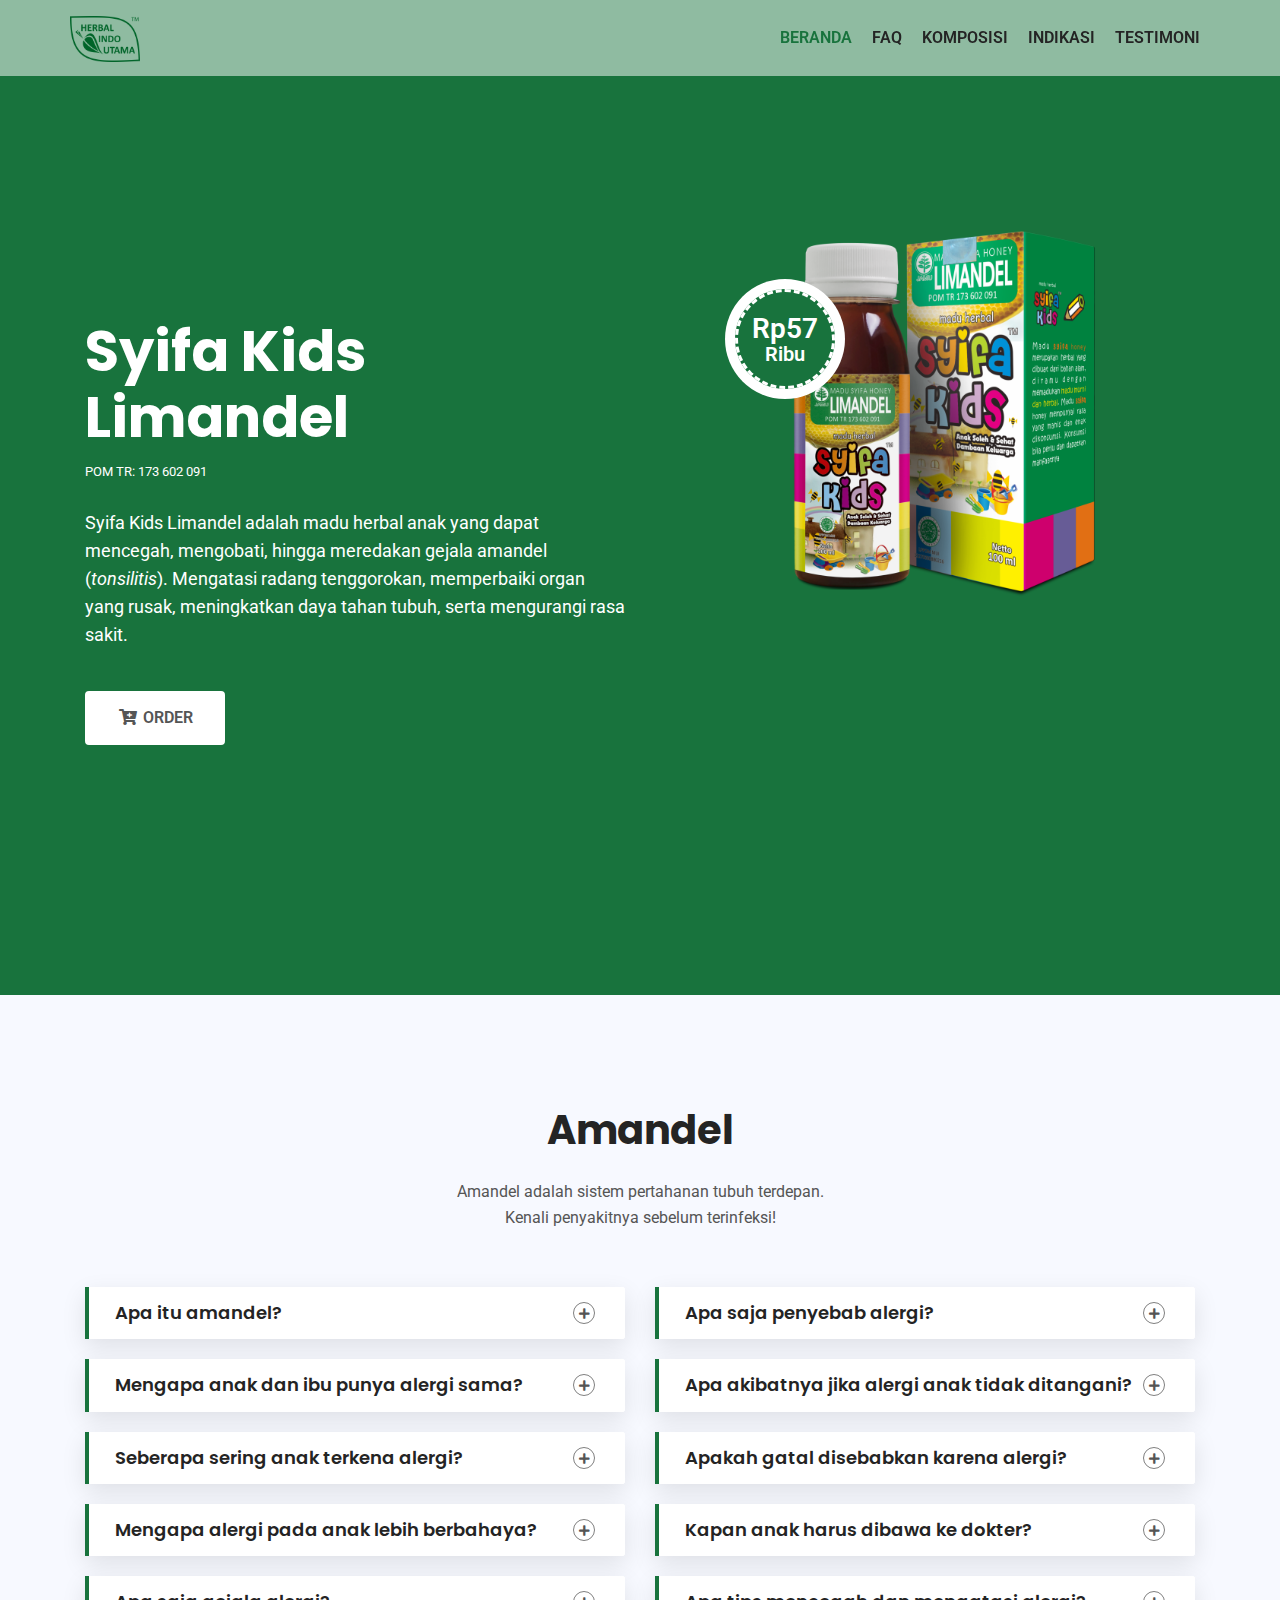
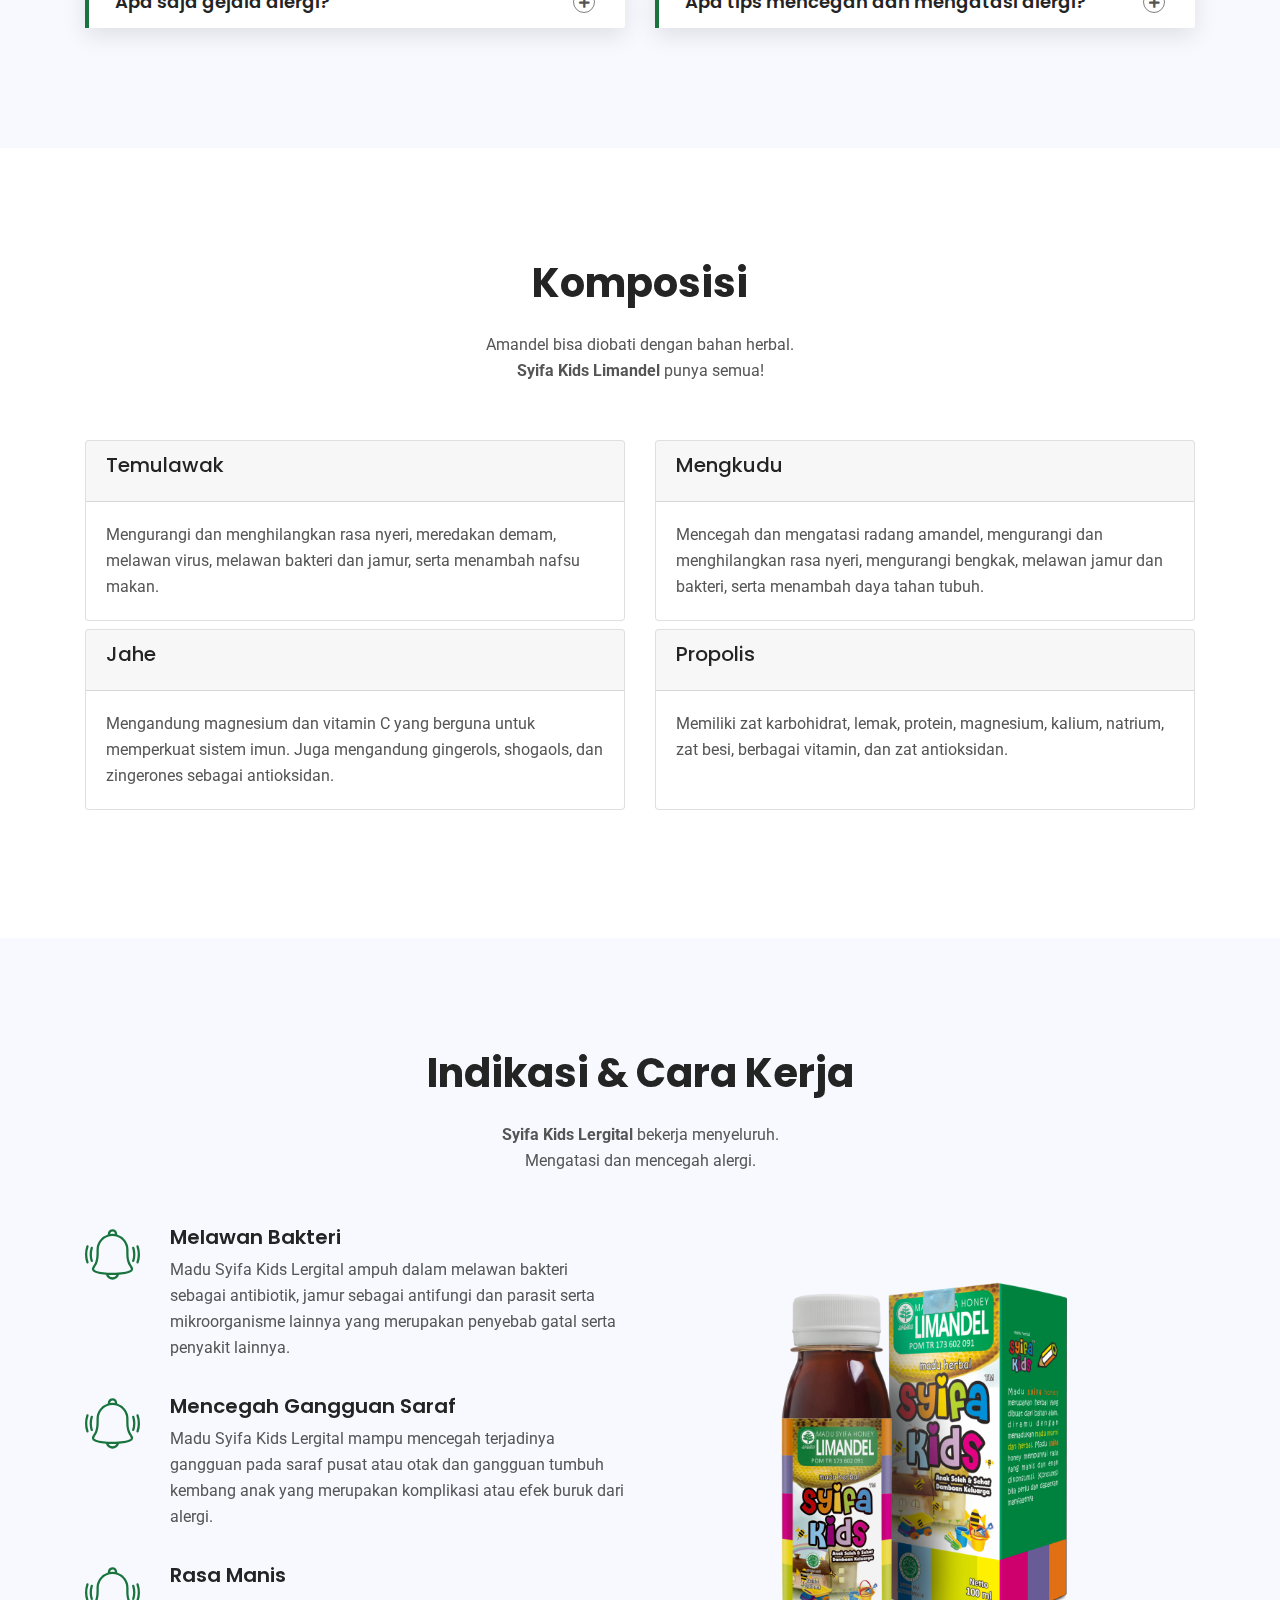
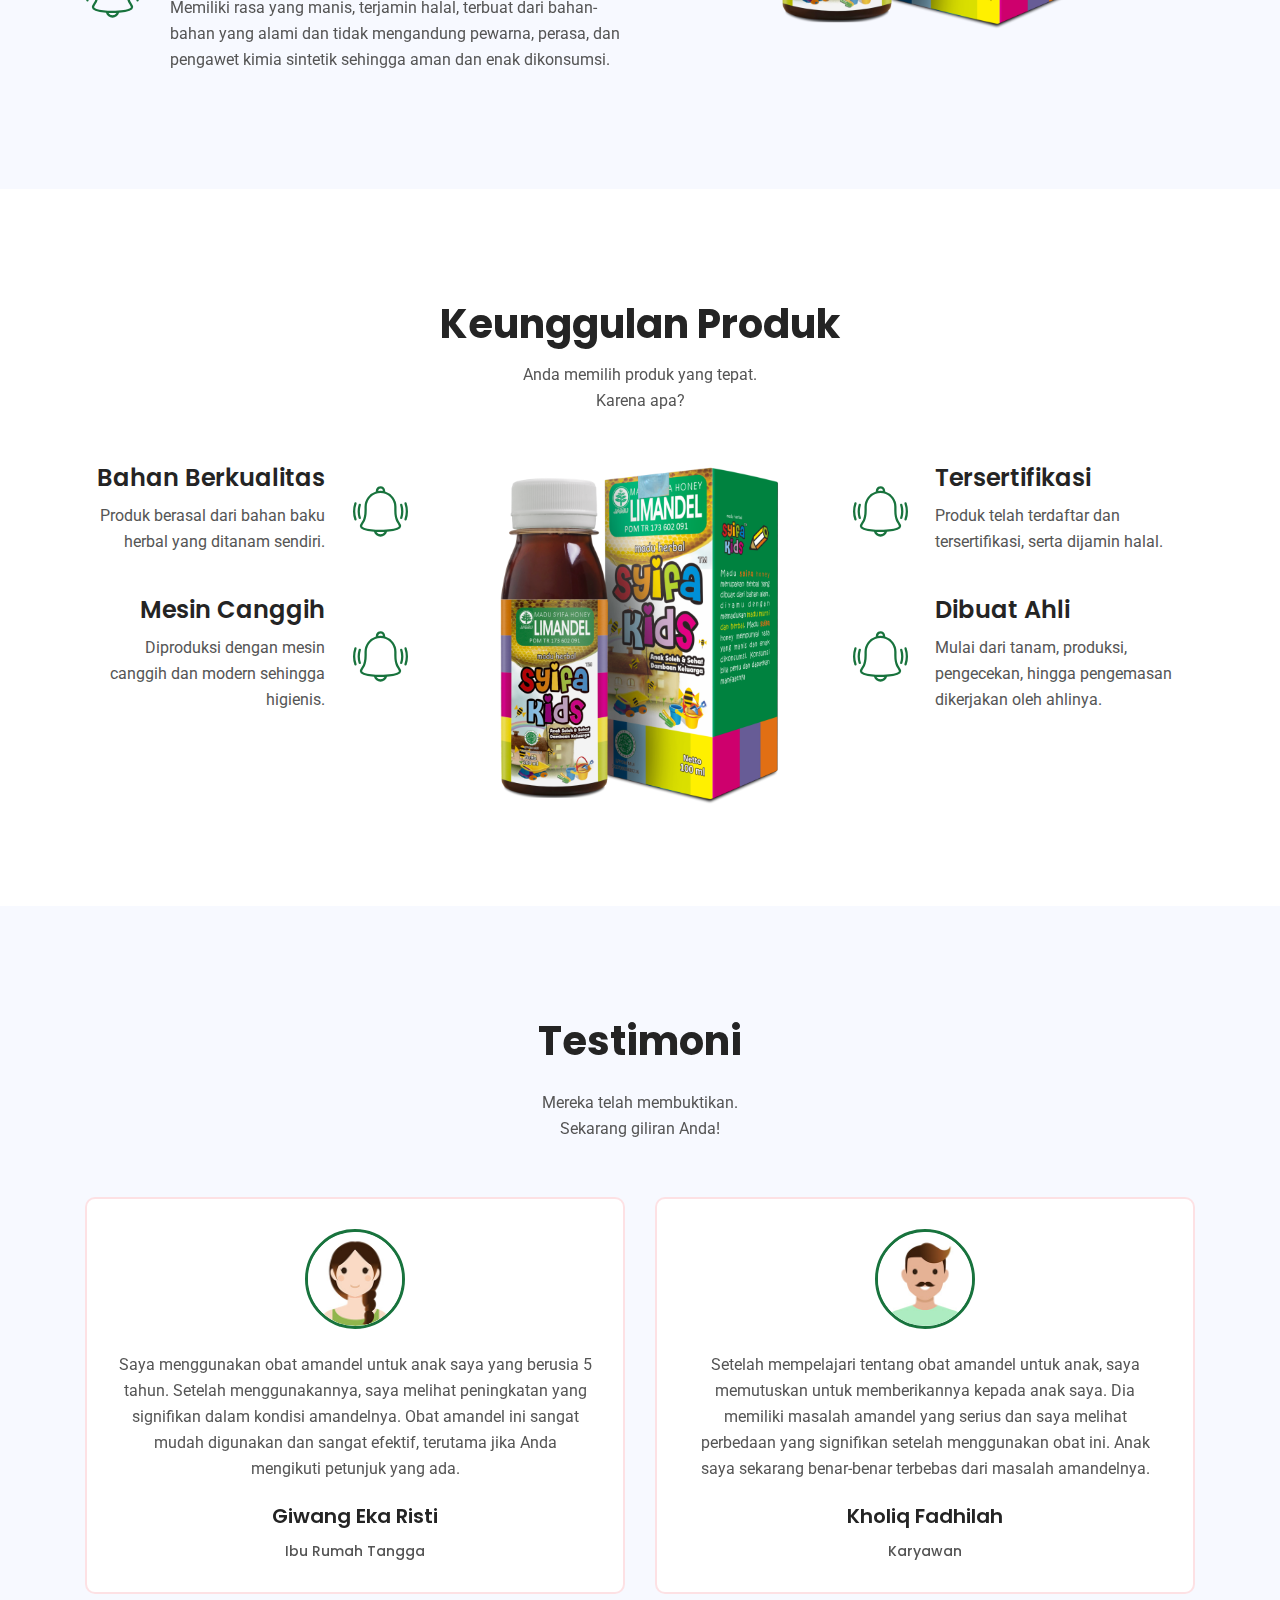
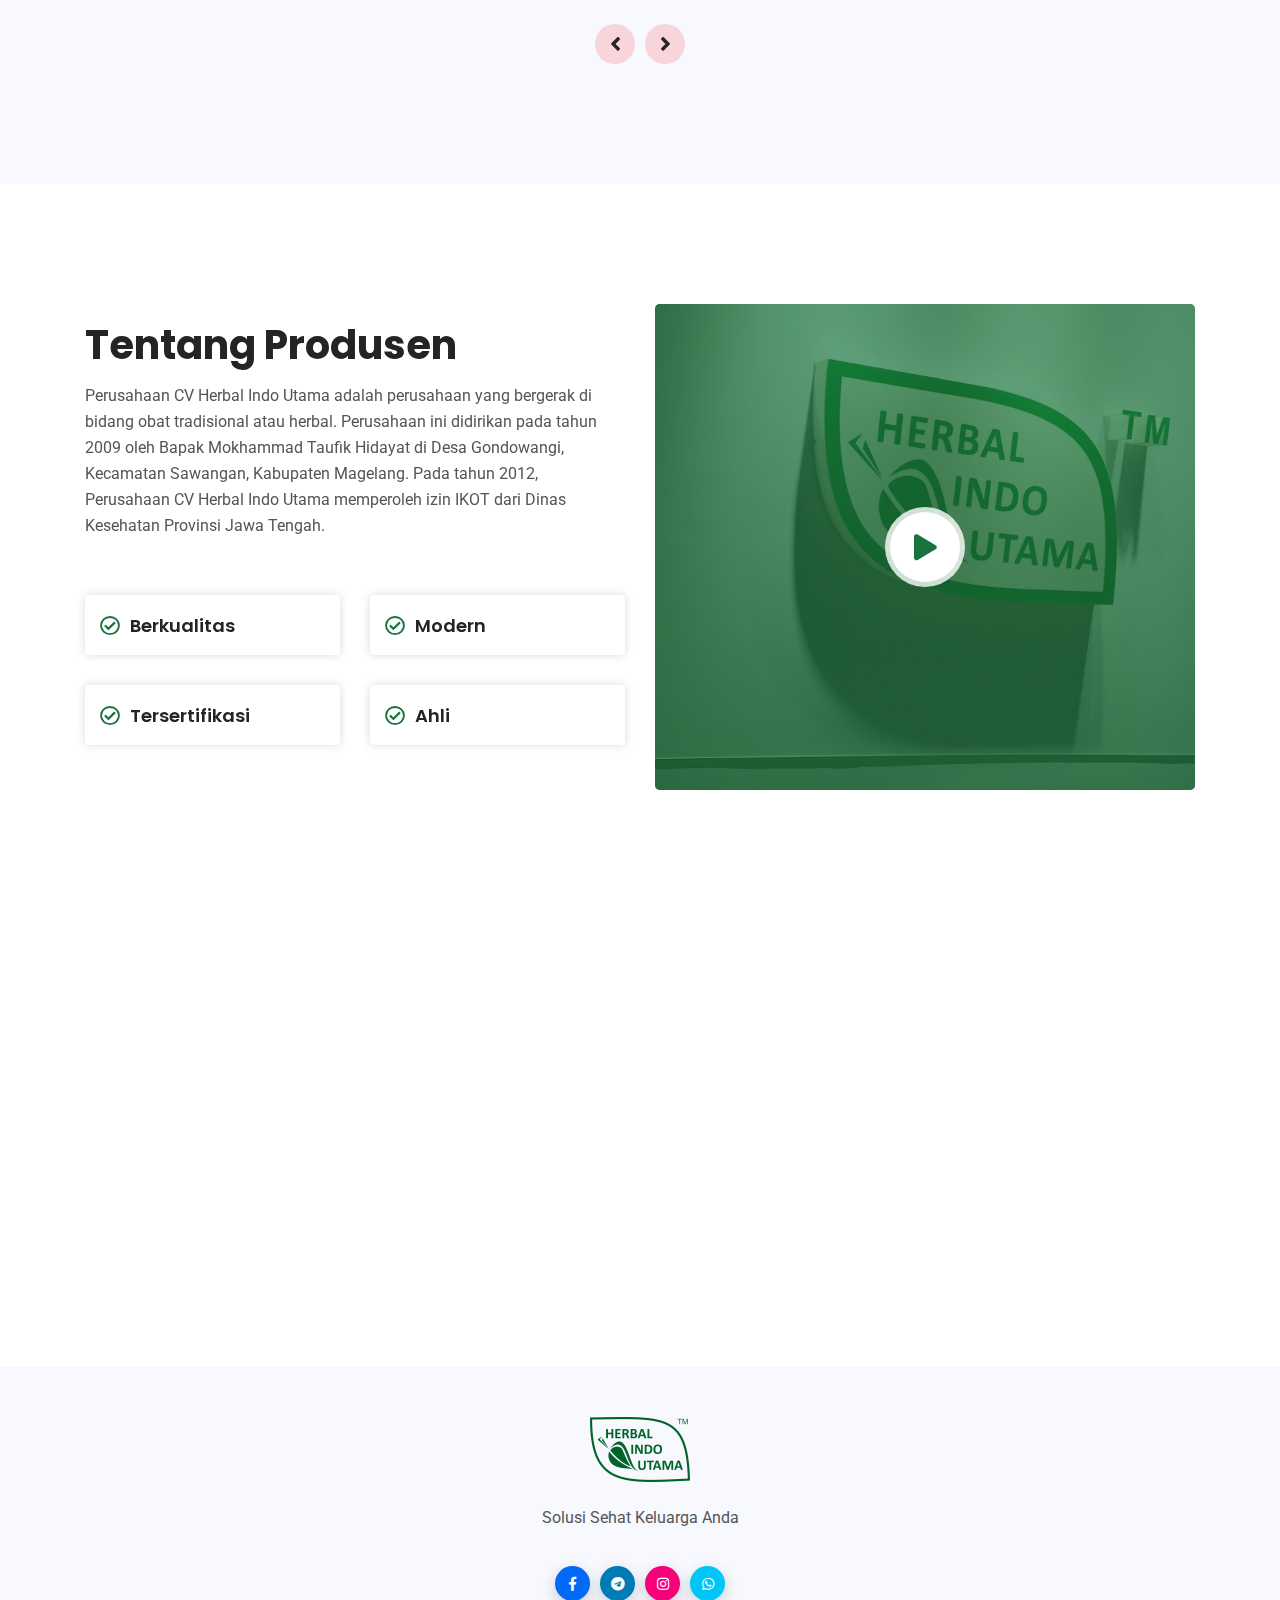
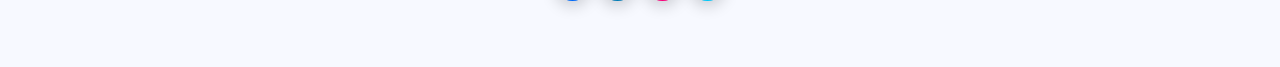
<file: project/sklimandel/index.html>
<!DOCTYPE html>
<html lang="id">
    <head>
      <meta http-equiv="Content-Type" content="text/html; charset=UTF-8">
      <meta http-equiv="X-UA-Compatible" content="ie=edge">
      <meta name="viewport" content="width=device-width, initial-scale=1.0">
      <title>Madu Herbal Anak untuk Amandel - Syifa Kids Limandel oleh Herbal Indo Utama</title>
      <meta name="description" content="Syifa Kids Limandel mencegah, mengobati, meredakan gejala amandel. Mengatasi radang tenggorokan, memperbaiki organ yang rusak, meningkatkan daya tahan tubuh, serta mengurangi rasa sakit.">
      <link rel="shortcut icon" href="assets/images/favicon.png" type="image/x-icon">
      <link rel="stylesheet" href="assets/css/bootstrap.min.css">
      <link rel="stylesheet" href="assets/css/fontawesome.min.css">
      <link rel="stylesheet" href="assets/css/flaticon.css">
      <link rel="stylesheet" href="assets/css/animate.css">
      <link rel="stylesheet" href="assets/css/owl.carousel.min.css">
      <link rel="stylesheet" href="assets/css/magnific-popup.css">
      <link rel="stylesheet" href="assets/css/style.css">
      <link rel="stylesheet" href="assets/css/responsive.css">
    </head>
    <body>
        <!-- Preloader -->
        <div class="preloader" id="preloader">
            <div class="preloader-inner">
              <div class="cube-wrapper">
                <div class="cube-folding">
                  <span class="leaf1"></span>
                  <span class="leaf2"></span>
                  <span class="leaf3"></span>
                  <span class="leaf4"></span>
                </div>
                <span class="loading" data-name="Loading">Memuat</span>
              </div>
            </div>
        </div>
        <!-- Preloader -->
        <!-- Navbar -->
        <header class="navigation">
            <div class="container">
              <div class="row">
                <div class="col-lg-12 p-0">
                  <nav class="navbar navbar-expand-lg navbar-light">
                    <a class="navbar-brand" href="index.html">
                      <img src="assets/images/logo-herbalindo.png" alt="Logo CV Herbal Indo Utama" width="70"/>
                    </a>
                    <button class="navbar-toggler" type="button" data-toggle="collapse" data-target="#mainmenu"
                      aria-controls="mainmenu" aria-expanded="false" aria-label="Menu">
                      <span class="navbar-toggler-icon"></span>
                    </button>
                    <div class="collapse navbar-collapse" id="mainmenu">
                      <ul class="navbar-nav ml-auto">
                        <li class="nav-item active">
                          <a class="nav-link" href="#home">BERANDA</a>
                        </li>
                        <li class="nav-item">
                          <a class="nav-link" href="#faq">FAQ</a>
                        </li>
                        <li class="nav-item">
                          <a class="nav-link" href="#about">KOMPOSISI</a>
                        </li>
                        <li class="nav-item">
                          <a class="nav-link" href="#feature">INDIKASI</a>
                        </li>
                        <li class="nav-item">
                          <a class="nav-link" href="#keunggulan">TESTIMONI</a>
                        </li>
                      </ul>
                    </div>
                  </nav>
                </div>
              </div>
            </div>
        </header>
        <!-- Navbar -->
        <!-- Main -->
        <div id="home" class="hero-area">
            <div class="container">
              <div class="row">
                <div class="col-lg-6 d-flex align-self-center">
                  <div class="left-content">
                    <div class="content">
                      <h1 class="title">
                        Syifa Kids Limandel
                      </h1>
                      <small><font color="white">POM TR: 173 602 091</font></small>
                      <p class="subtitle">
                          Syifa Kids Limandel adalah madu herbal anak yang dapat mencegah, mengobati, hingga meredakan gejala amandel (<i>tonsilitis</i>). Mengatasi radang tenggorokan, memperbaiki organ yang rusak, meningkatkan daya tahan tubuh, serta mengurangi rasa sakit.
                      </p>
                      <div class="links">
                        <a data-toggle="modal" data-target="#orderProduk" class="mybtn2"><span><i class="fas fa-cart-plus"></i> ORDER</span></a>
                      </div>
                    </div>
                  </div>
                </div>
                <div class="col-lg-6 order-first order-lg-last">
                  <div class="right-img">
                    <div class="discount-circle">
                      <div class="discount-circle-inner">
                        <div class="price">
                          Rp57
                          <span>Ribu</span>
                        </div>
                      </div>
                    </div>
                    <img class="img-fluid img" src="assets/images/syifakidslimandel.png" alt="Syifa Kids Limandel">
                  </div>
                </div>
              </div>
            </div>
        </div>
        <!-- Main -->
        <!-- FAQ -->
        <section id="faq" class="faq">
            <div class="container">
              <div class="section-title extra">
                <h2 class="title">Amandel</h2>
                <p>
                  Amandel adalah sistem pertahanan tubuh terdepan.<br/>
                  Kenali penyakitnya sebelum terinfeksi!
                </p>
              </div>
              <div class="row">
                <div class="col-lg-6">
                  <div class="panel-group accordion" id="accordion-1">
                    <div class="panel">
                      <div class="panel-heading">
                        <h4 data-toggle="collapse" aria-expanded="false" data-target="#one" aria-controls="one"
                          class="panel-title">
                          Apa itu amandel?
                        </h4>
                      </div>
                      <div id="one" class="panel-collapse collapse" aria-labelledby="one" data-parent="#accordion-1">
                        <div class="panel-body">
                          <p>
                            Amandel merupakan sistem pertahanan tubuh terdepan. Amandel berperan mencegah penyebaran infeksi yang masuk melalui mulut dan hidung sehingga tidak jarang jika amandel mengalami peradangan. Masalah tersebut timbul jika amandel terlalu sering menangkal bakteri dan virus, sehingga keduanya malah mengalami infeksi.<br/>
                            Peradangan pada kelenjar ini disebut dengan tonsilitis, kalangan masyarakat awam sering menyebutnya dengan istilah amandel.
                          </p>
                        </div>
                      </div>
                    </div>
                    <div class="panel">
                      <div class="panel-heading">
                        <h4 data-toggle="collapse" aria-expanded="false" data-target="#two" aria-controls="two" class="panel-title">
                          Mengapa anak dan ibu punya alergi sama?
                        </h4>
                      </div>
                      <div id="two" class="panel-collapse collapse" aria-labelledby="two" data-parent="#accordion-1">
                        <div class="panel-body">
                          <p>
                            Alergi dapat diturunkan dari orangtua atau kakek/nenek penderita. Bila ada salah satu dari kedua orangtua yang menderita gejala alergi, maka risiko yang mungkin diturunkan pada anak sekitar 25–30 persen. Sementara bila kedua orangtua alergi, maka risiko alergi menurun ke anak pun meningkat menjadi 60–70 persen. Kalau tidak ada riwayat alergi, seseorang tetap bisa terkena alergi, namun persentasenya kecil, yaitu 5–15 persen.
                          </p>
                        </div>
                      </div>
                    </div>
                    <div class="panel">
                      <div class="panel-heading">
                        <h4 data-toggle="collapse" aria-expanded="false" data-target="#three" aria-controls="three"
                          class="panel-title">
                          Seberapa sering anak terkena alergi?
                        </h4>
                      </div>
                      <div id="three" class="panel-collapse collapse" aria-labelledby="three" data-parent="#accordion-1">
                        <div class="panel-body">
                          <p>
                            Beberapa laporan ilmiah baik di dalam negeri atau luar negeri menunjukkan bahwa angka kejadian alergi terus meningkat tajam beberapa tahun terakhir. Tampaknya alergi merupakan kasus yang mendominasi kunjungan penderita di klinik rawat jalan pelayanan kesehatan anak. Berdasarkan data Center for Disease Control and Prevention (CDC), angka kejadian alergi meningkat 3 kali lipat sejak 1993 hingga 2006. Sementara itu, data World Allergy Organization (WAO) 2011 menunjukkan kejadian alergi terus meningkat dengan angka 30–40 persen populasi dunia. Di Indonesia sendiri walau belum ada angka pasti, namun beberapa peneliti memperkirakan peningkatan kasus alergi di Indonesia mencapai 30 persen tiap tahunnya.
                          </p>
                        </div>
                      </div>
                    </div>
                    <div class="panel">
                      <div class="panel-heading">
                        <h4 data-toggle="collapse" aria-expanded="false" data-target="#four" aria-controls="four" class="panel-title">
                          Mengapa alergi pada anak lebih berbahaya?
                        </h4>
                      </div>
                      <div id="four" class="panel-collapse collapse" aria-labelledby="four" data-parent="#accordion-1">
                        <div class="panel-body">
                          <p>
                            Pada anak berusia kurang dari tiga tahun umumnya alergi dicetuskan dari makanan, sementara pada anak yang lebih besar biasanya disebabkan karena faktor lingkungan. Alergi pada anak tidak sesederhana seperti yang mungkin pernah kita ketahui. Alergi dapat menyerang semua organ tanpa terkecuali mulai dari ujung rambut sampai ujung kaki dengan berbagai bahaya dan komplikasi yang mungkin bisa terjadi. Akhir-akhir ini terungkap bahwa alergi ternyata bisa mengganggu fungsi otak, sehingga sangat mengganggu perkembangan anak. Karena gangguan fungsi otak itulah maka timbul ganguan perkembangan dan perilaku pada anak.<br/><br/>
                            Risiko dan tanda alergi dapat diketahui sejak anak dilahirkan. Alergi juga dapat dicegah sejak dini sehingga dengan pencegahan sedini mungkin, diharapkan pertumbuhan dan perkembangan anak dapat optimal.
                          </p>
                        </div>
                      </div>
                    </div>
                    <div class="panel">
                      <div class="panel-heading">
                        <h4 data-toggle="collapse" aria-expanded="false" data-target="#four2" aria-controls="four2"
                          class="panel-title">
                          Apa saja gejala alergi?
                        </h4>
                      </div>
                      <div id="four2" class="panel-collapse collapse" aria-labelledby="four2" data-parent="#accordion-1">
                        <div class="panel-body">
                          <p>
                            Gejala reaksi alergi biasanya terjadi dalam beberapa menit sampai 2 jam setelah seseorang terkena/tertelan sesuatu yang memicu alergi. Gejala alergi tergantung kepada bagian tubuh mana yang terserang alergi, misalnya:<br/>
                            <ul>
                                <li>Anak sering rewel dan menangis terus-menerus.</li>
                                <li>Persendian sakit, kemerahan, atau bengkak.</li>
                                <li>Detak jantung cepat, sakit kepala.</li>
                                <li>Mata gatal, mata merah, mata berair, mata belekan, warna kehitaman di bawah mata, mata bengkak, atau bintitan.</li>
                                <li>Reaksi alergi pada kulit berupa bentol atau bercak kemerahan, bersisik, sangat gatal, dan bengkak. Bahkan kadang muncul berkelompok dan keluar dengan cepat. Bentol pada kulit dapat dapat muncul sendiri atau disertai dengan gejala alergi lainnya.</li>
                                <li>Batuk, nafas berbunyi atau kesulitan bernafas, dikarenakan penyempitan saluran pernafasan, hidung mengeluarkan banyak lendir, bersin.</li>
                                <li>Muntah, diare, keram perut, terkadang ruam di mulut.</li>
                            </ul>
                          </p>
                        </div>
                      </div>
                    </div>
                  </div>
                </div>
                <div class="col-lg-6 d-flex">
                  <div class="panel-group accordion" id="accordion-2">
                    <div class="panel">
                      <div class="panel-heading">
                        <h4 data-toggle="collapse" aria-expanded="false" data-target="#five" aria-controls="five"
                          class="panel-title">
                          Apa saja penyebab alergi?
                        </h4>
                      </div>
                      <div id="five" class="panel-collapse collapse" aria-labelledby="five" data-parent="#accordion-2">
                        <div class="panel-body">
                          <p>
                            Alergi dipengaruhi oleh faktor keturunan dan faktor lingkungan. Zat yang dapat mencetus atau memicu terjadinya alergi disebut alergen. Alergi terjadi karena mekanisme pertahanan tubuh yang bereaksi secara berlebihan dan mengeluarkan histamin, suatu senyawa kimia yang menyebabkan timbulnya gejala alergi. Reaksi timbul apabila alergen tersebut dihisap, dimakan, disentuh atau disuntikkan. Jenis alergen yang umum adalah sebagai berikut:<br/>
                            <ul>
                                <li>Makanan, seperti susu sapi dan udang.</li>
                                <li>Hirupan debu atau asap.</li>
                                <li>Kontak sabun, bahan kimia, kosmetik, atau logam.</li>
                                <li>Kecoa, tungau pada kasur, atau serangga lainnya.</li>
                                <li>Obat-obatan, seperti beberapa jenis antibiotik.</li>
                            </ul>
                          </p>
                        </div>
                      </div>
                    </div>
                    <div class="panel">
                      <div class="panel-heading">
                        <h4 data-toggle="collapse" aria-expanded="false" data-target="#six" aria-controls="six"
                          class="panel-title">
                          Apa akibatnya jika alergi anak tidak ditangani?
                        </h4>
                      </div>
                      <div id="six" class="panel-collapse collapse" aria-labelledby="six" data-parent="#accordion-2">
                        <div class="panel-body">
                          <p>
                            Alergi yang sering berulang dan tidak dikendalikan dapat mengganggu susunan saraf pusat atau otak. Gangguan otak yang terjadi antara lain keluhan sakit kepala berulang, gangguan tidur, keterlambatan bicara, serta gangguan perilaku yang berupa emosi berlebihan, agresif, overaktif, gangguan belajar, keterlambatan bicara gangguan konsentrasi, gangguan koordinasi, hiperaktif hingga autisme.<br/><br/>
                            Selain gangguan fungsi otak, alergi juga bisa mengganggu berbagai sistem dan organ tubuh lain. Akibatnya, tentu sangat mengganggu tumbuh kembang anak. Gangguan yang sering muncul adalah kurang gizi akibat gangguan pencernaan seperti sulit makan, sering muntah, sering diare, sering kembung, dan sebagainya. Selain itu, berat dan tinggi badan anak juga kurang dibanding tinggi badan anak lain yang normal seusianya.
                          </p>
                        </div>
                      </div>
                    </div>
                    <div class="panel">
                      <div class="panel-heading">
                        <h4 data-toggle="collapse" aria-expanded="false" data-target="#seven" aria-controls="seven" class="panel-title">
                          Apakah gatal disebabkan karena alergi?
                        </h4>
                      </div>
                      <div id="seven" class="panel-collapse collapse" aria-labelledby="seven" data-parent="#accordion-2">
                        <div class="panel-body">
                          <p>
                            Tidak menentu. Gatal bisa disebabkan oleh alergi, bisa oleh sebab yang lain. Penyebab gatal bisa bermacam-macam. Bisa disebabkan oleh suatu penyakit kulit maupun penyakit sistemik, dan bisa juga disebabkan oleh beberapa hal seperti karena parasit atau gigitan serangga.<br/><br/>
                            Selain sebab di atas, gatal-gatal juga dapat terjadi karena alergi dan juga kontak dengan bahan pakaian tertentu seperti wol dan sebagainya. Cuaca yang panas juga bisa menyebabkan gatal-gatal terutama pada daerah lembab seperti selangkangan karena banyaknya keringat.
                          </p>
                        </div>
                      </div>
                    </div>
                    <div class="panel">
                      <div class="panel-heading">
                        <h4 data-toggle="collapse" aria-expanded="false" data-target="#eight" aria-controls="eight" class="panel-title">
                          Kapan anak harus dibawa ke dokter?
                        </h4>
                      </div>
                      <div id="eight" class="panel-collapse collapse" aria-labelledby="eight" data-parent="#accordion-2">
                        <div class="panel-body">
                          <p>
                            Anak harus segera dibawa untuk diperiksakan ke dokter apabila timbul gejala berikut ini:<br/>
                            <ul>
                                <li>Sesak nafas berat.</li>
                                <li>Mual dan muntah.</li>
                                <li>Gatal-gatal dan muncul bintik-bintik merah di kulit dan wajah.</li>
                                <li>Sulit menelan.</li>
                                <li>Buang air besar mengandung darah.</li>
                                <li>Diare yang terus-menerus.</li>
                            </ul>
                          </p>
                        </div>
                      </div>
                    </div>
                    <div class="panel">
                      <div class="panel-heading">
                        <h4 data-toggle="collapse" aria-expanded="false" data-target="#nine" aria-controls="nine"
                          class="panel-title">
                          Apa tips mencegah dan mengatasi alergi?
                        </h4>
                      </div>
                      <div id="nine" class="panel-collapse collapse" aria-labelledby="nine" data-parent="#accordion-2">
                        <div class="panel-body">
                          <p>
                            Hal terbaik yang bisa dilakukan ketika menghadapi anak yang alergi adalah tenang, memantau perkembangan anak dan lakukan tindakan yang perlu untuk mengatasi alergi yang dialaminya, jangan panik dan terburu-buru. Ada beberapa langkah dalam mencegah dan menangani alergi, yaitu:<br/>
                            <ul>
                                <li>Usahakan untuk mengetahui bahan-bahan penyebab alergi.</li>
                                <li>Jauhkan anak dari penyebab alergi tersebut. Hal ini merupakan cara terbaik untuk mencegah dan menghilangkan alergi.</li>
                                <li>Ketahui kandungan makanan yang akan dikonsumsi.</li>
                                <li>Jaga kebersihan rumah dan lingkungan untuk mencegah terpapar penyebab alergi.</li>
                                <li>Pemberian ASI eksklusif selama 6 bulan pada bayi dapat meningkatkan daya tahan tubuh sehingga bermanfaat mengurangi resiko terkena alergi.</li>
                                <li>Upayakan popok bayi dalam kondisi bersih dan tidak lembap.</li>
                                <li>Istirahat yang cukup dan konsumsi makanan bergizi.</li>
                                <li>Aktivitas olahraga dan berjemur di bawah sinar matahari.</li>
                                <li>Beri makanan mengandung antioksidan, seperti buah-buahan.</li>
                            </ul>
                          </p>
                        </div>
                      </div>
                    </div>
                  </div>
                </div>
              </div>
            </div>
        </section>
        <!-- FAQ -->
        <!-- Kandungan -->
        <section class="about" id="about">
            <div class="container">
              <div class="row justify-content-center">
                <div class="col-md-10 col-lg-8">
                  <div class="section-title extra">
                    <h2 class="title">Komposisi</h2>
                    <p>
                      Amandel bisa diobati dengan bahan herbal.<br/>
                      <b>Syifa Kids Limandel</b> punya semua!
                    </p>
                  </div>
                </div>
              </div>
              <div class="row justify-content-between" style="display: flex;">
                <div class="col-lg-6 col-md-6 col-sm-12 mb-2">
                    <div class="card h-100">
                      <div class="card-header">
                        <h5 class="card-title">Temulawak</h5>
                      </div>
                      <div class="card-body">
                        <p class="card-text">Mengurangi dan menghilangkan rasa nyeri, meredakan demam, melawan virus, melawan bakteri dan jamur, serta menambah nafsu makan.</p>
                      </div>
                    </div>
                </div>
                <div class="col-lg-6 col-md-6 col-sm-12 mb-2">
                    <div class="card h-100">
                      <div class="card-header">
                        <h5 class="card-title">Mengkudu</h5>
                      </div>
                      <div class="card-body">
                        <p class="card-text">Mencegah dan mengatasi radang amandel, mengurangi dan menghilangkan rasa nyeri, mengurangi bengkak, melawan jamur dan bakteri, serta menambah daya tahan tubuh.</p>
                      </div>
                    </div>
                </div>
                <div class="col-lg-6 col-md-6 col-sm-12 mb-2">
                    <div class="card h-100">
                      <div class="card-header">
                        <h5 class="card-title">Jahe</h5>
                      </div>
                      <div class="card-body">
                        <p class="card-text">Mengandung magnesium dan vitamin C yang berguna untuk memperkuat sistem imun. Juga mengandung gingerols, shogaols, dan zingerones sebagai antioksidan.</p>
                      </div>
                    </div>
                </div>
                <div class="col-lg-6 col-md-6 col-sm-12 mb-2">
                    <div class="card h-100">
                      <div class="card-header">
                        <h5 class="card-title">Propolis</h5>
                      </div>
                      <div class="card-body">
                        <p class="card-text">Memiliki zat karbohidrat, lemak, protein, magnesium, kalium, natrium, zat besi, berbagai vitamin, dan zat antioksidan.</p>
                      </div>
                    </div>
                </div>
              </div>
            </div>
        </section>
        <!-- Kandungan -->
        <!-- Cara Kerja -->
        <section class="whaybest" id="feature">
            <div class="container">
              <div class="row justify-content-center">
                <div class="col-md-10 col-lg-8">
                  <div class="section-title extra">
                    <h2 class="title">Indikasi & Cara Kerja</h2>
                    <p>
                      <b>Syifa Kids Lergital</b> bekerja menyeluruh.<br/>
                      Mengatasi dan mencegah alergi.
                    </p>
                  </div>
                </div>
              </div>
              <div class="row ">
                <div class="col-lg-6">
                  <div class="info">
                    <ul class="feature-list">
                      <li>
                        <div class="icon">
                          <i class="flaticon-alarm"></i>
                        </div>
                        <div class="content">
                          <h4>Melawan Bakteri</h4>
                          <p>Madu Syifa Kids Lergital ampuh dalam melawan bakteri sebagai antibiotik, jamur sebagai antifungi dan parasit serta mikroorganisme lainnya yang merupakan penyebab gatal serta penyakit lainnya.
                          </p>
                        </div>
                      </li>
                      <li>
                        <div class="icon">
                          <i class="flaticon-alarm"></i>
                        </div>
                        <div class="content">
                          <h4>Mencegah Gangguan Saraf</h4>
                          <p>Madu Syifa Kids Lergital mampu mencegah terjadinya gangguan pada saraf pusat atau otak dan gangguan tumbuh kembang anak yang merupakan komplikasi atau efek buruk dari alergi.
                          </p>
                        </div>
                      </li>
                      <li>
                        <div class="icon">
                          <i class="flaticon-alarm"></i>
                        </div>
                        <div class="content">
                          <h4>Rasa Manis</h4>
                          <p>Memiliki rasa yang manis, terjamin halal, terbuat dari bahan-bahan yang alami dan tidak mengandung pewarna, perasa, dan pengawet kimia sintetik sehingga aman dan enak dikonsumsi. 
                          </p>
                        </div>
                      </li>
                    </ul>
                  </div>
                </div>
                <div class="col-lg-6 d-flex order-first order-lg-last">
                  <div class="about-img">
                    <img src="assets/images/syifakidslimandel.png" alt="Syifa Kids Limandel">
                  </div>
                </div>
              </div>
            </div>
        </section>
        <!--Cara Kerja -->
        <!-- Keunggulan -->
        <section class="feature" id="keunggulan">
            <div class="container">
              <div class="row justify-content-center">
                <div class="col-md-10 col-lg-8">
                  <div class="section-title">
                    <h2 class="title">Keunggulan Produk</h2>
                    <p>
                      Anda memilih produk yang tepat.<br/>
                      Karena apa?
                    </p>
                  </div>
                </div>
              </div>
              <div class="row">
                <div class="col-lg-4">
                  <div class="left-feature">
                    <div class="feature-box feature-box1">
                      <div class="feature-circle">
                        <div class="feature-circle-inner"><i class="fas fa-plus"></i></div>
                      </div>
                      <div class="details">
                        <h4>
                          <a class="title">
                            Bahan Berkualitas
                          </a>
                        </h4>
                        <p class="text">Produk berasal dari bahan baku herbal yang ditanam sendiri.</p>
                      </div>
                      <div class="icon-area">
                        <div class="icon">
                          <i class="flaticon-alarm"></i>
                        </div>
                      </div>
                    </div>
                    <div class="feature-box feature-box2">
                      <div class="feature-circle">
                        <div class="feature-circle-inner"><i class="fas fa-plus"></i></div>
                      </div>
                      <div class="details">
                        <h4>
                          <a class="title">Mesin Canggih</a>
                        </h4>
                        <p class="text">Diproduksi dengan mesin canggih dan modern sehingga higienis.</p>
                      </div>
                      <div class="icon-area">
                        <div class="icon">
                          <i class="flaticon-alarm"></i>
                        </div>
                      </div>
                    </div>
                  </div>
                </div>
                <div class="col-lg-4 d-flex justify-content-center">
                  <div class="center-feature align-self-center">
                    <img src="assets/images/syifakidslimandel.png" alt="Syifa Kids Limandel">
                  </div>
                </div>
                <div class="col-lg-4">
                  <div class="right-feature">
                    <div class="feature-box feature-box4">
                      <div class="feature-circle">
                        <div class="feature-circle-inner"><i class="fas fa-plus"></i></div>
                      </div>
                      <div class="icon-area">
                        <div class="icon">
                          <i class="flaticon-alarm"></i>
                        </div>
                      </div>
                      <div class="details">
                        <h4>
                          <a class="title">Tersertifikasi</a>
                        </h4>
                        <p class="text">Produk telah terdaftar dan tersertifikasi, serta dijamin halal.</p>
                      </div>
                    </div>
                    <div class="feature-box feature-box5">
                      <div class="feature-circle">
                        <div class="feature-circle-inner"><i class="fas fa-plus"></i></div>
                      </div>
                      <div class="icon-area">
                        <div class="icon">
                          <i class="flaticon-alarm"></i>
                        </div>
                      </div>
                      <div class="details">
                        <h4>
                          <a class="title">Dibuat Ahli</a>
                        </h4>
                        <p class="text">Mulai dari tanam, produksi, pengecekan, hingga pengemasan dikerjakan oleh ahlinya.</p>
                      </div>
                    </div>
                  </div>
                </div>
              </div>
            </div>
        </section>
        <!-- Keunggulan -->
        <!-- Testimoni -->
        <section class="testimonial-area" id="testimonial-area">
            <div class="container">
              <div class="row justify-content-center">
                <div class="col-md-10 col-lg-8">
                  <div class="section-title extra">
                    <h2 class="title">Testimoni</h2>
                    <p>
                      Mereka telah membuktikan.<br/>
                      Sekarang giliran Anda!
                    </p>
                  </div>
                </div>
              </div>
              <div class="row justify-content-center">
                <div class="col-md-12">
                  <div class="testimonial-slider">
                    <div class="item">
                      <div class="client">
                        <div class="client-image">
                          <img src="assets/images/testimonialimage/2.jpg" class="img-fluid" alt="Testimoni 1">
                        </div>
                        <p class="client-say">
                          Saya menggunakan obat amandel untuk anak saya yang berusia 5 tahun. Setelah menggunakannya, saya melihat peningkatan yang signifikan dalam kondisi amandelnya. Obat amandel ini sangat mudah digunakan dan sangat efektif, terutama jika Anda mengikuti petunjuk yang ada.
                        </p>
                        <h4 class="client-name">
                          <a>
                            Giwang Eka Risti
                          </a>
                        </h4>
                        <h5 class="designation">Ibu Rumah Tangga</h5>
                      </div>
                    </div>
                    <div class="item">
                      <div class="client">
                        <div class="client-image">
                          <img src="assets/images/testimonialimage/1.jpg" class="img-fluid" alt="Testimoni 2">
                        </div>
                        <p class="client-say">
                          Setelah mempelajari tentang obat amandel untuk anak, saya memutuskan untuk memberikannya kepada anak saya. Dia memiliki masalah amandel yang serius dan saya melihat perbedaan yang signifikan setelah menggunakan obat ini. Anak saya sekarang benar-benar terbebas dari masalah amandelnya.
                        </p>
                        <h4 class="client-name">
                          <a>
                            Kholiq Fadhilah
                          </a>
                        </h4>
                        <h5 class="designation">Karyawan</h5>
                      </div>
                    </div>
                  </div>
                </div>
              </div>
            </div>
        </section>
        <!-- Testimoni -->
        <!--  Profil -->
        <section class="video" id="video">
            <div class="container">
              <div class="row">
                <div class="col-lg-6 align-self-center">
                  <div class="row">
                    <div class="col-lg-12 ">
                      <div class="section-title">
                        <h2 class="title">Tentang Produsen</h2>
                        <p>
                          Perusahaan CV Herbal Indo Utama adalah perusahaan yang bergerak di bidang obat tradisional atau herbal. Perusahaan ini didirikan pada tahun 2009 oleh Bapak Mokhammad Taufik Hidayat di Desa Gondowangi, Kecamatan Sawangan, Kabupaten Magelang. Pada tahun 2012, Perusahaan CV Herbal Indo Utama memperoleh izin IKOT dari Dinas Kesehatan Provinsi Jawa Tengah.
                        </p>
                      </div>
                    </div>
                    <div class="col-lg-6">
                      <div class="fun-box">
                        <div class="inner-content">
                          <h5 class="categori"><i class="far fa-check-circle"></i>Berkualitas</h5>
                        </div>
                      </div>
                    </div>
                    <div class="col-lg-6">
                      <div class="fun-box">
                        <div class="inner-content">
                          <h5 class="categori"><i class="far fa-check-circle"></i>Modern</h5>
                        </div>
                      </div>
                    </div>
                    <div class="col-lg-6">
                      <div class="fun-box mb-0">
                        <div class="inner-content">
                          <h5 class="categori"><i class="far fa-check-circle"></i>Tersertifikasi</h5>
                        </div>
                      </div>
                    </div>
                    <div class="col-lg-6">
                      <div class="fun-box mb-0">
                        <div class="inner-content">
                          <h5 class="categori"><i class="far fa-check-circle"></i>Ahli</h5>
                        </div>
                      </div>
                    </div>
                  </div>
                </div>
                <div class="col-lg-6">
                  <div class="video-wrapper">
                    <div class="video-box">
                      <div class="overly"></div>
                      <div class="play-icon">
                        <a href="https://www.youtube.com/watch?v=tGx9Kt5EVl4" class="video-play-btn mfp-iframe">
                          <i class="fas fa-play"></i>
                        </a>
                      </div>
                    </div>
                  </div>
                </div>
              </div>
            </div>
        </section>
        <!-- Profil -->
        <!-- Maps -->
        <div class="map_wrapper">
            <iframe src="https://www.google.com/maps/embed?pb=!1m18!1m12!1m3!1d3955.182486710477!2d110.28552531480723!3d-7.555071376695763!2m3!1f0!2f0!3f0!3m2!1i1024!2i768!4f13.1!3m3!1m2!1s0x2e7a8b8204aa8c69%3A0xc93449e1724394df!2sKebun%20Herbal!5e0!3m2!1sid!2sid!4v1673968963257!5m2!1sid!2sid" style="border:0;" allowfullscreen="" aria-hidden="false" tabindex="0"></iframe>
        </div>
        <!-- Maps -->
        <!-- Footer -->
        <footer class="footer" id="footer">
            <div class="container">
              <div class="row justify-content-center">
                <div class="col-md-6">
                  <div class="footer-info-area">
                    <div class="footer-logo">
                      <a href="#" class="logo-link">
                        <img src="assets/images/logo-herbalindo.png" alt="Logo CV Herbal Indo Utama">
                      </a>
                    </div>
                    <div class="text">
                      <p>Solusi Sehat Keluarga Anda
                      </p>
                    </div>
                  </div>
                  <div class="fotter-social-links">
                    <ul>
                      <li>
                        <a href="http://facebok.com/herbalindoutama.pusat" class="facebook">
                          <i class="fab fa-facebook-f"></i>
                        </a>
                      </li>
                      <li>
                        <a href="http://t.me/herbalindoutama_official" class="linkedin">
                          <i class="fab fa-telegram"></i>
                        </a>
                      </li>
                      <li>
                        <a href="http://instagram.com/herbalindoutama.official" class="dribbble">
                          <i class="fab fa-instagram"></i>
                        </a>
                      </li>
                      <li>
                        <a href="http://wa.me/6282115890023" class="twitter">
                          <i class="fab fa-whatsapp"></i>
                        </a>
                      </li>
                    </ul>
                  </div>
                </div>
              </div>
            </div>
        </footer>
        <!-- Footer -->
        <!-- Modal -->
        <div class="modal fade" id="orderProduk" tabindex="-1" role="dialog" aria-labelledby="exampleModalLabel" aria-hidden="true">
          <div class="modal-dialog" role="document">
            <div class="modal-content">
              <div class="modal-header">
                <h5 class="modal-title" id="exampleModalLabel">Order Produk</h5>
                <button type="button" class="close" data-dismiss="modal" aria-label="Close">
                  <span aria-hidden="true">&times;</span>
                </button>
              </div>
              <div class="modal-body">
                <a href="https://shopee.co.id/" class="btn btn-success m-1" rel="nofollow"><span><i class="fas fa-cart-plus"></i> Shopee</span></a>
                <a href="https://tokopedia.com/" class="btn btn-success m-1" rel="nofollow"><span><i class="fas fa-cart-plus"></i> Tokopedia</span></a>
                <a href="https://lazada.co.id/" class="btn btn-success m-1" rel="nofollow"><span><i class="fas fa-cart-plus"></i> Lazada</span></a>
                <a href="https://blibli.com/" class="btn btn-success m-1" rel="nofollow"><span><i class="fas fa-cart-plus"></i> Blibli</span></a>
                <a href="https://herbalindoutama.co.id/" class="btn btn-success m-1" rel="nofollow"><span><i class="fas fa-cart-plus"></i> Herbal Indo Utama</span></a>
              </div>
              <div class="modal-footer">
                <button type="button" class="btn btn-secondary" data-dismiss="modal">TUTUP</button>
              </div>
            </div>
          </div>
        </div>
        <!-- Modal -->
        <!-- Button -->
        <div class="bottomtotop">
            <i class="fas fa-cart-plus"></i>
        </div>
        <!-- Button -->
        <script src="assets/js/jquery.js"></script>
        <script src="assets/js/popper.min.js"></script>
        <script src="assets/js/bootstrap.min.js"></script>
        <script src="assets/js/waypoints.min.js"></script>
        <script src="assets/js/owl.carousel.min.js"></script>
        <script src="assets/js/jquery.magnific-popup.js"></script>
        <script src="assets/js/jquery.easing.1.3.js"></script>
        <script src="assets/js/main.js"></script>
    </body>
</html>
</file>
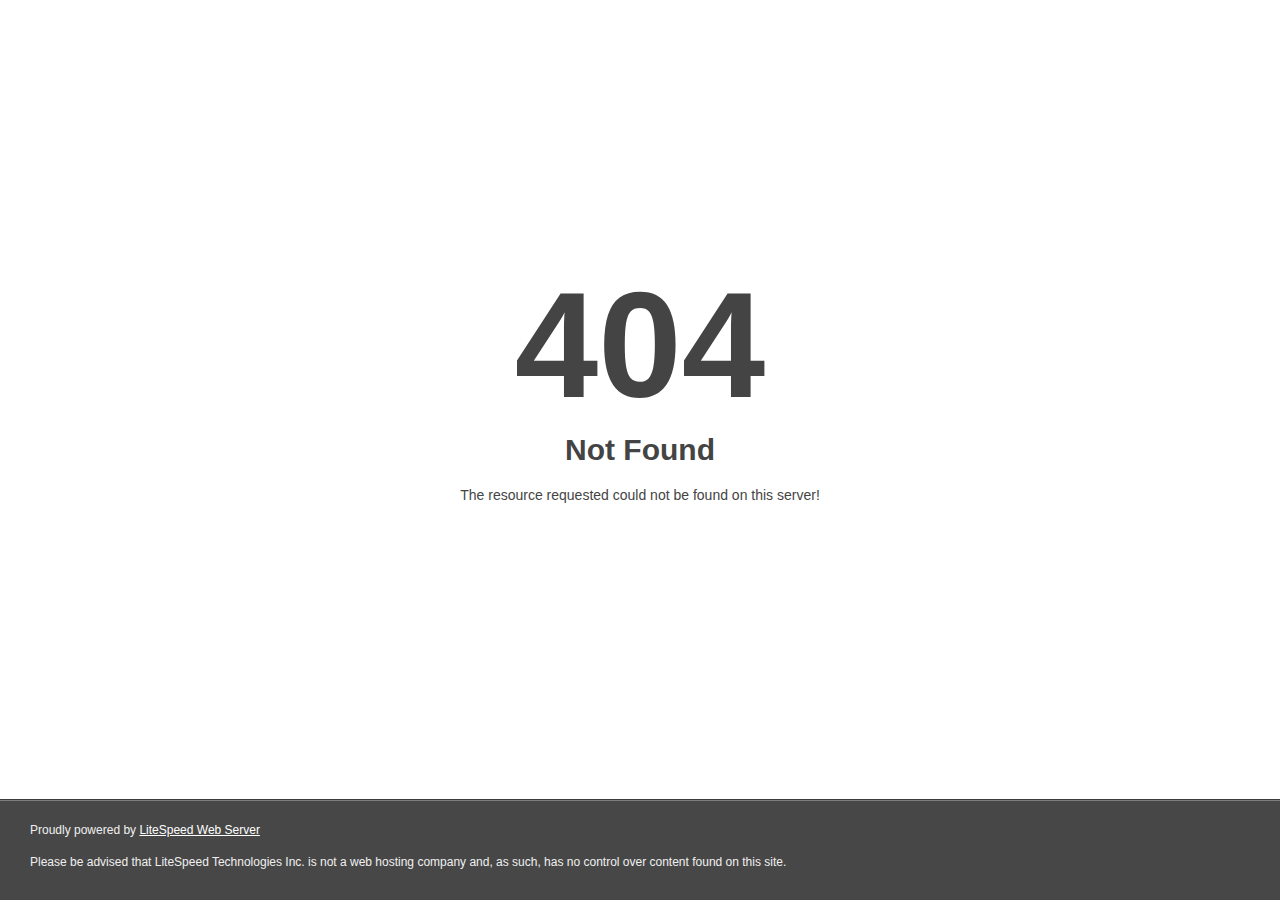
<file: assets/css/owl.video.play.html>
<!DOCTYPE html>
<html style="height:100%">
<head>
<meta name="viewport" content="width=device-width, initial-scale=1, shrink-to-fit=no" />
<title> 404 Not Found
</title></head>
<body style="color: #444; margin:0;font: normal 14px/20px Arial, Helvetica, sans-serif; height:100%; background-color: #fff;">
<div style="height:auto; min-height:100%; ">     <div style="text-align: center; width:800px; margin-left: -400px; position:absolute; top: 30%; left:50%;">
        <h1 style="margin:0; font-size:150px; line-height:150px; font-weight:bold;">404</h1>
<h2 style="margin-top:20px;font-size: 30px;">Not Found
</h2>
<p>The resource requested could not be found on this server!</p>
</div></div><div style="color:#f0f0f0; font-size:12px;margin:auto;padding:0px 30px 0px 30px;position:relative;clear:both;height:100px;margin-top:-101px;background-color:#474747;border-top: 1px solid rgba(0,0,0,0.15);box-shadow: 0 1px 0 rgba(255, 255, 255, 0.3) inset;">
<br>Proudly powered by  <a style="color:#fff;" href="http://www.litespeedtech.com/error-page">LiteSpeed Web Server</a><p>Please be advised that LiteSpeed Technologies Inc. is not a web hosting company and, as such, has no control over content found on this site.</p></div></body></html>
</file>
<file: assets/css/flaticon.css>
/*
  	Flaticon icon font: Flaticon
  	Creation date: 13/04/2020 09:41
  	*/

@font-face {
  font-family: "Flaticon";
  src: url("../fonts/Flaticon.eot");
  src: url("../fonts/Flaticond41d.eot?#iefix") format("embedded-opentype"),
       url("../fonts/Flaticon.woff2") format("woff2"),
       url("../fonts/Flaticon.woff") format("woff"),
       url("../fonts/Flaticon.ttf") format("truetype"),
       url("../fonts/Flaticon.svg#Flaticon") format("svg");
  font-weight: normal;
  font-style: normal;
}

@media screen and (-webkit-min-device-pixel-ratio:0) {
  @font-face {
    font-family: "Flaticon";
    src: url("../fonts/Flaticon.svg#Flaticon") format("svg");
  }
}

[class^="flaticon-"]:before, [class*=" flaticon-"]:before,
[class^="flaticon-"]:after, [class*=" flaticon-"]:after {   
  font-family: Flaticon;
  font-style: normal;
}

.flaticon-art:before { content: "\f100"; }
.flaticon-apps:before { content: "\f101"; }
.flaticon-address:before { content: "\f102"; }
.flaticon-alarm:before { content: "\f103"; }
.flaticon-speech-bubble:before { content: "\f104"; }
.flaticon-camera:before { content: "\f105"; }
.flaticon-loupe:before { content: "\f106"; }
.flaticon-frame:before { content: "\f107"; }
.flaticon-camera-1:before { content: "\f108"; }
.flaticon-clock:before { content: "\f109"; }
.flaticon-smartwatch:before { content: "\f10a"; }
.flaticon-smart-watch:before { content: "\f10b"; }
.flaticon-smart-watch-1:before { content: "\f10c"; }
.flaticon-smartwatch-1:before { content: "\f10d"; }
.flaticon-smartband:before { content: "\f10e"; }
.flaticon-smartwatch-2:before { content: "\f10f"; }
.flaticon-wathc:before { content: "\f110"; }
.flaticon-watch:before { content: "\f111"; }
.flaticon-wifi:before { content: "\f112"; }
.flaticon-heart:before { content: "\f113"; }
.flaticon-location:before { content: "\f114"; }
.flaticon-bluetooth:before { content: "\f115"; }
.flaticon-cloudy:before { content: "\f116"; }
.flaticon-sun:before { content: "\f117"; }
.flaticon-moon:before { content: "\f118"; }
.flaticon-video-call:before { content: "\f119"; }
.flaticon-guarantee:before { content: "\f11a"; }
.flaticon-delivery-truck:before { content: "\f11b"; }
.flaticon-save-money:before { content: "\f11c"; }
.flaticon-return:before { content: "\f11d"; }
.flaticon-support:before { content: "\f11e"; }
.flaticon-technical-support:before { content: "\f11f"; }
.flaticon-social-care:before { content: "\f120"; }
.flaticon-support-1:before { content: "\f121"; }
.flaticon-support-2:before { content: "\f122"; }
.flaticon-drone:before { content: "\f123"; }
.flaticon-drone-1:before { content: "\f124"; }
.flaticon-propeller:before { content: "\f125"; }
.flaticon-controller:before { content: "\f126"; }
.flaticon-battery:before { content: "\f127"; }
.flaticon-console:before { content: "\f128"; }
.flaticon-panoramic:before { content: "\f129"; }
.flaticon-selfie:before { content: "\f12a"; }
.flaticon-tower:before { content: "\f12b"; }
.flaticon-processor:before { content: "\f12c"; }
</file>
<file: assets/css/style.css>
@charset "UTF-8";
/*
*****************************
*****************************
	  CSS Table of Content
*****************************
*****************************

--------------------------
** @typography
--------------------------
** Global style
--------------------------
** Preloader Css
--------------------------
** Breadcrumb Area Start
--------------------------
** Normalize
--------------------------
** Main Menu Area Start
--------------------------
** Hero Area Start
--------------------------
** About Area Start
--------------------------
** We are best Area Start
--------------------------
** Feature Area Start
--------------------------
** Video Area Start
--------------------------
** Deal Of the Week Start
--------------------------
** Pricing Area Start
--------------------------
** Testimonial Area Start
--------------------------
** FAQ Area Start
--------------------------
** Contact Area Start
--------------------------
** Footer Area Start
--------------------------

*/
/*-----------------
    @Typography
-----------------*/
@import url("https://fonts.googleapis.com/css?family=Roboto:300,400,500,700,900|Poppins:400,500,600,700");
/*---------------------------
** Global style
---------------------------*/
.mybtn1 {
  font-size: 16px;
  line-height: 26px;
  font-weight: 600;
  text-align: center;
  display: inline-block;
  cursor: pointer;
  background: #6C5A9B;
  color: #fff;
  border: 2px solid #6C5A9B;
  border-radius: 4px;
  padding: 12px 30px;
  transition: all 0.3s ease-in;
}
.mybtn1:hover {
  background: none;
  color: #6C5A9B;
}

.mybtn2 {
  font-size: 16px;
  line-height: 26px;
  font-weight: 600;
  text-align: center;
  display: inline-block;
  cursor: pointer;
  background: #fff;
  color: #6C5A9B;
  border: 2px solid #fff;
  border-radius: 4px;
  padding: 12px 30px;
  transition: all 0.3s ease-in;
}
.mybtn2:hover {
  background: none;
  color: #fff;
}
@keyframes shapeani1 {
  0% {
    transform: scale(1);
  }
  50% {
    transform: scale(1.2);
  }
  100% {
    transform: scale(1);
  }
}
@keyframes shapeani2 {
  from {
    transform: rotate(0);
  }
  to {
    transform: rotate(360deg);
  }
}
@keyframes shapeani3 {
  0% {
    transform: translateY(15px);
  }
  50% {
    transform: translateY(-15px);
  }
  100% {
    transform: translateY(15px);
  }
}
@keyframes b-shadow {
  0% {
    box-shadow: 0px 0px 0px 20px rgba(59, 38, 219, 0.1), 0px 0px 0px 40px rgba(59, 38, 219, 0.1), 0px 0px 0px 60px rgba(59, 38, 219, 0.1), 0px 0px 0px 80px rgba(59, 38, 219, 0.1), 0px 0px 0px 100px rgba(59, 38, 219, 0.1);
  }
  50% {
    box-shadow: 0px 0px 0px 50px rgba(59, 38, 219, 0.1), 0px 0px 0px 75px rgba(59, 38, 219, 0.1), 0px 0px 0px 100px rgba(59, 38, 219, 0.1), 0px 0px 0px 125px rgba(59, 38, 219, 0.1), 0px 0px 0px 150px rgba(59, 38, 219, 0.1);
  }
  100% {
    box-shadow: 0px 0px 0px 20px rgba(59, 38, 219, 0.1), 0px 0px 0px 40px rgba(59, 38, 219, 0.1), 0px 0px 0px 60px rgba(59, 38, 219, 0.1), 0px 0px 0px 80px rgba(59, 38, 219, 0.1), 0px 0px 0px 100px rgba(59, 38, 219, 0.1);
  }
}
.owl-carousel .owl-item img {
  width: auto;
  display: inline-block;
}

.mix {
  display: none;
}

.remove-col-padding {
  padding: 0;
}

.navbar-light .navbar-toggler {
  border: 0px;
}
.navbar-light .navbar-toggler:focus {
  outline: 0px;
}

.navbar-expand-lg .navbar-nav .nav-link {
  padding-right: 0.4rem;
  padding-left: 0.4rem;
}

.bottomtotop i {
  width: 50px;
  height: 50px;
  line-height: 50px;
  position: fixed;
  font-size: 14px;
  text-align: center;
  background: #6C5A9B;
  border-radius: 50%;
  color: #fff;
  cursor: pointer;
  bottom: 15px;
  right: 15px;
  box-shadow: 0px 0px 21px 0px rgba(0, 0, 0, 0.2);
  z-index: 999;
  transition: all linear 0.3s;
}

.br-10 {
  border-radius: 10px;
}

.section-title {
  text-align: center;
  margin-bottom: 56px;
}
.section-title.extra .title {
  margin-bottom: 24px;
}
.section-title.white .subtitle {
  color: #fff;
}
.section-title.white .title {
  color: #fff;
}
.section-title.white p {
  color: rgba(255, 255, 255, 0.7);
}
.section-title .title {
  font-size: 40px;
  line-height: 50px;
  margin-bottom: 13px;
  color: #242424;
  font-weight: 700;
  text-transform: capitalize;
}
.section-title .title span {
  background-image: linear-gradient(55deg, #0250c5 0%, #d43f8d 100%);
  -webkit-background-clip: text;
  -webkit-text-fill-color: transparent;
}
.section-title p {
  max-width: 650px;
  font-size: 16px;
  line-height: 26px;
  color: #555;
  margin: 0 auto;
}
.section-title.darkbg .title {
  color: #fff;
}
.section-title.darkbg .title span {
  color: #fff;
}
.section-title.darkbg p {
  color: rgba(255, 255, 255, 0.95);
}

.background {
  position: absolute;
  width: 100%;
  height: 100%;
  top: 0;
  left: 0;
  background: #F7F8FC;
  z-index: -9999;
}

.input-field {
  width: 100%;
  height: 50px;
  padding: 0 20px;
  border-radius: 3px;
  color: #555;
  margin-bottom: 20px;
}
.input-field::-webkit-input-placeholder {
  /* WebKit browsers */
  color: #555;
}
.input-field:-moz-placeholder {
  /* Mozilla Firefox 4 to 18 */
  color: #555;
}
.input-field::-moz-placeholder {
  /* Mozilla Firefox 19+ */
  color: #555;
}
.input-field:-ms-input-placeholder {
  /* Internet Explorer 10+ */
  color: #555;
}
.input-field.borderd {
  border: 1px solid rgba(0, 0, 0, 0.15);
}
.input-field.borderd:focus {
  border: 1px solid #6C5A9B;
}
.input-field.textarea {
  min-height: 140px;
  padding: 15px 20px;
  resize: none;
}
.input-field.error {
  border: 1px solid #f56a79;
}
.input-field.error::-webkit-input-placeholder {
  /* WebKit browsers */
  color: #f56a79;
}
.input-field.error:-moz-placeholder {
  /* Mozilla Firefox 4 to 18 */
  color: #f56a79;
}
.input-field.error::-moz-placeholder {
  /* Mozilla Firefox 19+ */
  color: #f56a79;
}
.input-field.error:-ms-input-placeholder {
  /* Internet Explorer 10+ */
  color: #f56a79;
}
.input-field.error:focus {
  border-color: #f56a79;
}

.video-play-btn {
  display: inline-block;
  width: 70px;
  height: 70px;
  line-height: 72px;
  text-align: center;
  font-size: 26px;
  background-color: #fff;
  border-radius: 50%;
  position: relative;
  z-index: 1;
}
.video-play-btn:before {
  content: "";
  position: absolute;
  z-index: 0;
  left: 50%;
  top: 50%;
  transform: translateX(-50%) translateY(-50%);
  display: block;
  width: 80px;
  height: 80px;
  background: rgba(255, 255, 255, 0.8);
  border-radius: 50%;
  animation: pulse-border 1500ms ease-out infinite;
  z-index: -1;
}
.video-play-btn i {
  color: #6C5A9B;
  animation-duration: 5s;
  animation-iteration-count: infinite;
  animation-name: text-color;
  animation-direction: alternate;
  animation-timing-function: ease-out;
  position: inherit;
  z-index: 9;
}

.feature-circle-inner {
  display: inline-block;
  width: 20px;
  height: 20px;
  text-align: center;
  line-height: 20px;
  background-color: #fff;
  border-radius: 50%;
  position: relative;
}
.feature-circle-inner:before {
  content: "";
  position: absolute;
  z-index: 0;
  left: 50%;
  top: 50%;
  transform: translateX(-50%) translateY(-50%);
  display: block;
  width: 30px;
  height: 30px;
  background: #fff;
  border-radius: 50%;
  animation: pulse-border 1500ms ease-out infinite;
  z-index: -9;
}
.feature-circle-inner i {
  font-size: 12px;
  font-weight: 900;
  color: #f56a79;
}

.discount-circle-inner {
  display: inline-block;
  width: 100px;
  height: 100px;
  text-align: center;
  background-color: #6C5A9B;
  border-radius: 50%;
  position: relative;
}
.discount-circle-inner:after {
  content: "";
  position: absolute;
  width: 100%;
  height: 100%;
  top: 0;
  left: 0;
  border-radius: 50%;
  border: 3px dashed #fff;
  animation: shapeani2 12s linear infinite;
}
.discount-circle-inner:before {
  content: "";
  position: absolute;
  z-index: 0;
  left: 50%;
  top: 50%;
  transform: translateX(-50%) translateY(-50%);
  display: block;
  width: 120px;
  height: 120px;
  background: white;
  border-radius: 50%;
  animation: pulse-border 1500ms ease-out infinite;
  z-index: -1;
}

.email-success {
  display: block;
  width: 100%;
}
@keyframes pulse-border {
  0% {
    transform: translateX(-50%) translateY(-50%) translateZ(0) scale(1);
    opacity: 1;
  }
  100% {
    transform: translateX(-50%) translateY(-50%) translateZ(0) scale(1.3);
    opacity: 0;
  }
}
/*-------------------------
    Preloader Css
---------------------------*/
.preloader-inner {
  position: fixed;
  left: 0;
  top: 0;
  z-index: 9999;
  width: 100%;
  height: 100%;
  display: flex;
  align-items: center;
  background: #6C5A9B;
  justify-content: center;
}
.preloader-inner .cancel-preloader {
  position: absolute;
  bottom: 30px;
  right: 30px;
}
.preloader-inner .cancel-preloader a {
  background-color: #fff;
  font-weight: 600;
  text-transform: capitalize;
  color: #f56a79;
  width: 200px;
  height: 50px;
  text-align: center;
  line-height: 50px;
  border-radius: 30px;
  display: block;
  transition: all 0.3s ease-in;
}
.preloader-inner .cancel-preloader a:hover {
  background-color: #00aeff;
  color: #fff;
}

.cube-folding {
  width: 50px;
  height: 50px;
  display: inline-block;
  transform: rotate(45deg);
  font-size: 0;
}

.cube-folding span {
  position: relative;
  width: 25px;
  height: 25px;
  transform: scale(1.1);
  display: inline-block;
}

.cube-folding span::before {
  content: "";
  background-color: white;
  position: absolute;
  left: 0;
  top: 0;
  display: block;
  width: 25px;
  height: 25px;
  transform-origin: 100% 100%;
  animation: folding 2.5s infinite linear both;
}

.cube-folding .leaf2 {
  transform: rotateZ(90deg) scale(1.1);
}

.cube-folding .leaf2::before {
  animation-delay: 0.3s;
  background-color: #f2f2f2;
}

.cube-folding .leaf3 {
  transform: rotateZ(270deg) scale(1.1);
}

.cube-folding .leaf3::before {
  animation-delay: 0.9s;
  background-color: #f2f2f2;
}

.cube-folding .leaf4 {
  transform: rotateZ(180deg) scale(1.1);
}

.cube-folding .leaf4::before {
  animation-delay: 0.6s;
  background-color: #e6e6e6;
}
@keyframes folding {
  0%, 10% {
    transform: perspective(140px) rotateX(-180deg);
    opacity: 0;
  }
  25%, 75% {
    transform: perspective(140px) rotateX(0deg);
    opacity: 1;
  }
  90%, 100% {
    transform: perspective(140px) rotateY(180deg);
    opacity: 0;
  }
}
.cube-wrapper {
  position: fixed;
  left: 50%;
  top: 50%;
  margin-top: -50px;
  margin-left: -50px;
  width: 100px;
  height: 100px;
  text-align: center;
}

.cube-wrapper:after {
  content: "";
  position: absolute;
  left: 0;
  right: 0;
  bottom: -20px;
  margin: auto;
  width: 90px;
  height: 6px;
  background-color: rgba(0, 0, 0, 0.1);
  filter: blur(2px);
  border-radius: 100%;
  z-index: 1;
  animation: shadow 0.5s ease infinite alternate;
}

.cube-wrapper .loading {
  font-size: 16px;
  letter-spacing: 0.1em;
  display: block;
  color: white;
  position: relative;
  top: 25px;
  z-index: 2;
  animation: text 0.5s ease infinite alternate;
  text-transform: uppercase;
}
@keyframes text {
  100% {
    top: 35px;
  }
}
@keyframes shadow {
  100% {
    bottom: -18px;
    width: 100px;
  }
}
.navigation.innerpage {
  background: #fff;
  border-bottom: 0px;
}

/* Breadcrumb Area Start */
.breadcrumb-area {
  padding: 177px 0px 117px;
  position: relative;
  overflow: hidden;
  background-image: linear-gradient(55deg, #0250c5 0%, #d43f8d 100%);
}
.breadcrumb-area .title {
  font-size: 40px;
  line-height: 50px;
  font-weight: 600;
  margin-bottom: 11px;
  color: #fff;
}
.breadcrumb-area .title.extra-padding {
  margin-bottom: 24px;
}
.breadcrumb-area .breadcrumb-list {
  margin: 0px;
  padding: 0px;
}
.breadcrumb-area .breadcrumb-list li {
  display: inline-block;
}
.breadcrumb-area .breadcrumb-list li span {
  margin: 0px 7px;
  color: #fff;
}
.breadcrumb-area .breadcrumb-list li a {
  font-size: 16px;
  transition: all 0.3s ease-in;
  color: #fff;
}
.breadcrumb-area .breadcrumb-list li a:hover {
  color: #f1f1f1;
}
.breadcrumb-area .breadcrumb-list li a.active {
  color: #f1f1f1;
}

/*====================
** Normalize
====================*/
html {
  font-family: "Roboto", sans-serif;
  -webkit-text-size-adjust: 100%;
  -ms-text-size-adjust: 100%;
  overflow-x: hidden;
}

body {
  font-family: "Roboto", sans-serif;
  font-size: 16px;
  margin: 0;
  color: #555;
  overflow-x: hidden;
}

h1 {
  font-size: 60px;
  line-height: 1.0833333333;
}

h2 {
  font-size: 52px;
  line-height: 1.4444444444;
}

h3 {
  font-size: 26px;
  line-height: 1.0833333333;
}

h4 {
  font-size: 22px;
  line-height: 1.2380952381;
}

h1,
h2,
h3,
h4,
h5,
h6 {
  color: #242424;
  font-family: "Poppins", sans-serif;
}

p {
  font-size: 16px;
  color: #555;
  line-height: 1.625;
  -webkit-hyphens: auto;
  hyphens: auto;
}

a {
  color: #242424;
  text-decoration: none;
}

a,
a:hover,
a:focus,
a:active {
  text-decoration: none;
  outline: none;
}

a i {
  padding: 0 2px;
}

img {
  max-width: 100%;
}

li {
  list-style: none;
}

ul {
  padding-left: 0px;
}

/*input and button type focus outline disable*/
input[type=text]:focus,
input[type=email]:focus,
input[type=url]:focus,
input[type=password]:focus,
input[type=search]:focus,
input[type=tel]:focus,
input[type=number]:focus,
textarea:focus,
input[type=button]:focus,
input[type=reset]:focus,
input[type=submit]:focus,
select:focus {
  outline: none;
  box-shadow: none;
  border: 1px solid #ddd;
}

/**
 * 5.0 - Alignments
 */
.alignleft {
  float: left;
}

.alignright {
  float: right;
}

.aligncenter {
  clear: both;
  display: block;
  margin: 0 auto 1.75em;
}

/*---------------------------
** Main Menu  Area Start
---------------------------*/
.navigation {
  position: relative;
  top: 0;
  left: 0;
  width: 100%;
  z-index: 999;
}
.navigation.stiky-nav {
  position: fixed;
  background: #fff;
  border-bottom: 0px;
  border-bottom: 0px;
  box-shadow: 0px 5px 20px rgba(0, 0, 0, 0.15);
}
.navigation.stiky-nav .navbar .navbar-brand img {
  filter: unset;
}
.navigation.stiky-nav .navbar #mainmenu ul .nav-item .nav-link {
  color: #242424;
}
.navigation.stiky-nav .navbar #mainmenu ul .nav-item .nav-link::before {
  background-image: linear-gradient(55deg, #0250c5 0%, #d43f8d 100%);
}
.navigation.stiky-nav .navbar #mainmenu ul .nav-item .nav-link:hover::before, .navigation.stiky-nav .navbar #mainmenu ul .nav-item .nav-link.active::before {
  background-image: linear-gradient(55deg, #0250c5 0%, #d43f8d 100%);
}
.navigation .navbar {
  padding: 0px 0px 0px;
}
.navigation .navbar .navbar-brand {
  font-size: 30px;
  line-height: 50px;
  font-weight: 700;
  padding: 0px;
  margin-top: -2px;
  text-transform: uppercase;
  color: #242424;
}
.navigation .navbar .navbar-brand img {
  max-width: 170px;
}
.navigation .navbar #mainmenu ul .nav-item .nav-link {
  position: relative;
  padding: 25px 10px 25px;
  font-size: 16px;
  line-height: 26px;
  font-weight: 600;
  color: #242424;
  transition: all 0.3s ease-in;
}
.navigation .navbar #mainmenu ul .nav-item .nav-link:hover, .navigation .navbar #mainmenu ul .nav-item .nav-link.active {
  color: #6C5A9B;
}
.navigation .navbar #mainmenu ul .nav-item.dropdown:hover .dropdown-menu {
  display: block;
  padding: 0px;
  margin-top: 0px;
  border: 0px;
  border-radius: 0px;
  box-shadow: 0px 5px 15px rgba(0, 0, 0, 0.06);
}
.navigation .navbar #mainmenu ul .nav-item.dropdown:hover .dropdown-menu .dropdown-item {
  background: #fff;
  padding: 8px 15px;
  font-size: 15px;
  line-height: 25px;
  font-weight: 600;
  border-bottom: 1px solid rgba(0, 0, 0, 0.1);
  transition: all 0.3s ease-in;
}
.navigation .navbar #mainmenu ul .nav-item.dropdown:hover .dropdown-menu .dropdown-item i {
  font-size: 13px;
  margin-right: 4px;
}
.navigation .navbar #mainmenu ul .nav-item.dropdown:hover .dropdown-menu .dropdown-item:hover {
  background: #6C5A9B;
  color: #fff;
}
.navigation .navbar #mainmenu ul .nav-item.dropdown:hover .dropdown-menu .dropdown-item:last-child {
  border-bottom: 0px;
}

/*---------------------------
** Main Menu Area End
---------------------------*/
/*-----------------------------
** Hero Area Start
------------------------------*/
.hero-area {
  position: relative;
  padding: 243px 0px 250px;
  background: #6C5A9B;
}
.hero-area .left-content .content .title {
  font-size: 56px;
  line-height: 66px;
  color: #fff;
  font-weight: 700;
}
.hero-area .left-content .content .subtitle {
  font-size: 18px;
  line-height: 28px;
  color: #ffff;
  margin-top: 26px;
}
.hero-area .left-content .content .links {
  margin-top: 42px;
  padding-right: 15px;
}
.hero-area .left-content .content .links a {
  margin-left: 0px;
}
.hero-area .right-img {
  text-align: center;
  position: relative;
}
.hero-area .right-img .discount-circle {
  position: absolute;
  left: 80px;
  top: -30px;
  z-index: 96;
}
.hero-area .right-img .discount-circle .discount-circle-inner {
  text-align: center;
}
.hero-area .right-img .discount-circle .discount-circle-inner .price {
  position: absolute;
  top: 50%;
  left: 50%;
  transform: translate(-50%, -50%);
  font-size: 28px;
  font-weight: 600;
  color: #fff;
  line-height: 30px;
  text-align: center;
}
.hero-area .right-img .discount-circle .discount-circle-inner .price span {
  display: block;
  margin-top: 0px;
  font-size: 20px;
  line-height: 20px;
}
.hero-area .right-img .img {
  position: absolute;
  top: -95px;
  left: 100px;
  max-width: 380px;
  width: auto;
  animation: shapeani3 5s linear infinite;
}

/*---------------------------
** About Area Start
---------------------------*/
.about {
  padding: 110px 0px 120px;
  position: relative;
}
.about .iamge {
  display: block;
  text-align: center;
}
.about .box .inner-box {
  padding: 27px 25px 35px;
  transition: all 0.3s ease-in;
  text-align: center;
  border: 2px solid #6C5A9B;
  border-radius: 10px;
}
.about .box .inner-box .icon {
  font-size: 55px;
  text-align: center;
}
.about .box .inner-box .icon i {
  display: inline-block;
  margin: 0px;
  padding: 0px;
  color: #6C5A9B;
  transition: all 0.3s ease-in;
}
.about .box .inner-box .title {
  font-size: 24px;
  line-height: 34px;
  font-weight: 600;
  color: #242424;
  margin: 9px 0px 22px;
  transition: all 0.3s ease-in;
}
.about .box .inner-box .text {
  margin-bottom: 0px;
  transition: all 0.3s ease-in;
}
.about .box .inner-box:hover {
  background: #6C5A9B;
  border-color: #6C5A9B;
}
.about .box .inner-box:hover .title,
.about .box .inner-box:hover i,
.about .box .inner-box:hover .text {
  color: #fff;
}
.about .box.one {
  margin-bottom: 30px;
}
.about .box.two {
  margin-top: 30px;
}
.about .box.four {
  margin-top: 30px;
}

/*---------------------------
** We are best Area Start
---------------------------*/
.whaybest {
  position: relative;
  padding: 110px 0px 100px;
  background: #F7F9FF;
}
.whaybest .section-title {
  margin-bottom: 48px;
}
.whaybest .info .feature-list {
  padding-left: 0px;
  display: flex;
  flex-wrap: wrap;
}
.whaybest .info .feature-list li {
  display: flex;
  margin-bottom: 30px;
}
.whaybest .info .feature-list li:last-child {
  margin-bottom: 0px;
}
.whaybest .info .feature-list li .icon {
  margin-right: 30px;
}
.whaybest .info .feature-list li .icon i {
  color: #6C5A9B;
  font-size: 55px;
  line-height: 65px;
}
.whaybest .info .feature-list li .content {
  flex: 1;
}
.whaybest .info .feature-list li .content h4 {
  font-size: 20px;
  line-height: 30px;
  font-weight: 600;
  margin-bottom: 5px;
}
.whaybest .info .feature-list li .content p {
  font-size: 16px;
  line-height: 26px;
  margin-bottom: 0px;
}
.whaybest .info .feature-list li:hover .icon::after {
  border-color: #6C5A9B;
  animation: shapeani2 10s linear infinite;
}
.whaybest .about-img {
  text-align: center;
  padding: 0px 90px;
  align-self: center;
}
.whaybest .about-img img {
  animation: shapeani3 5s linear infinite;
}

/*---------------------------
** Feature Area Start
---------------------------*/
.feature {
  padding: 110px 0px 95px;
  position: relative;
}
.feature .section-title {
  margin-bottom: 47px;
}
.feature .left-feature .feature-box .icon {
  margin-left: 20px;
}
.feature .left-feature .feature-box .details {
  text-align: right;
}
.feature .right-feature .center-feature {
  text-align: center;
  justify-content: center;
}
.feature .right-feature .feature-box .icon {
  margin-right: 20px;
}
.feature .right-feature .feature-box .details {
  text-align: left;
}
.feature .feature-box {
  margin-bottom: 30px;
  background: #fff;
  display: flex;
  transition: all 0.3s ease-in;
  position: relative;
}
.feature .feature-box .icon-area {
  display: flex;
}
.feature .feature-box .icon-area .icon {
  align-self: center;
}
.feature .feature-box .icon {
  width: 70px;
  height: 70px;
  margin-right: 20px;
  text-align: center;
  line-height: 70px;
  font-size: 55px;
  border-radius: 50%;
  position: relative;
  color: #6C5A9B;
}
.feature .feature-box .details {
  flex: 1;
}
.feature .feature-box .details .title {
  font-size: 24px;
  line-height: 34px;
  font-weight: 600;
  color: #242424;
  margin: 26px 0px 19px;
}
.feature .feature-box .details .text {
  font-size: 16px;
  line-height: 26px;
  margin-bottom: 8px;
}
.feature .feature-box .feature-circle {
  opacity: 0;
  transition: all 0.3s ease-in;
  z-index: 95;
}
.feature .feature-box:hover .feature-circle {
  opacity: 1;
}
.feature .feature-box1 .feature-circle {
  position: absolute;
  right: -90px;
  top: 170px;
}
.feature .feature-box2 .feature-circle {
  position: absolute;
  right: -90px;
  top: 80px;
}
.feature .feature-box3 .feature-circle {
  position: absolute;
  right: -90px;
  top: -5px;
}
.feature .feature-box4 .feature-circle {
  position: absolute;
  left: -120px;
  right: auto;
  top: 110px;
}
.feature .feature-box5 .feature-circle {
  position: absolute;
  left: -100px;
  top: 80px;
}
.feature .feature-box6 .feature-circle {
  position: absolute;
  left: -130px;
  top: 50px;
}

/*---------------------------
** Video Area Start
---------------------------*/
.video {
  padding: 120px 0px 120px;
  position: relative;
}
.video .section-title {
  text-align: left;
}
.video .video-wrapper {
  position: relative;
}
.video .video-wrapper .video-box {
  position: relative;
  background: #6C5A9B;
  padding: 243px 0px;
  z-index: 99;
  border-radius: 5px;
  position: relative;
  overflow: hidden;
}
.video .video-wrapper .video-box::after {
  position: absolute;
  content: " ";
  width: 100%;
  height: 100%;
  background-color: #f9f9f9;
  background-image: url(../images/video.jpg);
  background-size: cover;
  background-repeat: no-repeat;
  background-position: center;
  top: 0;
  left: 0;
  z-index: -1;
}
.video .video-wrapper .video-box .overly {
  position: absolute;
  top: 0px;
  left: 0px;
  width: 100%;
  height: 100%;
  background: #6C5A9B;
  opacity: 0.7;
}
.video .video-wrapper .video-box .play-icon {
  position: absolute;
  top: 50%;
  left: 50%;
  transform: translate(-50%, -50%);
}
.video .fun-box .inner-content {
  margin-bottom: 30px;
}
.video .fun-box .inner-content .categori {
  font-size: 18px;
  line-height: 28px;
  font-weight: 600;
  padding: 15px 15px;
  display: block;
  box-shadow: 0px 0px 10px rgba(0, 0, 0, 0.15);
  border-radius: 4px;
}
.video .fun-box .inner-content .categori i {
  color: #6C5A9B;
  font-size: 20px;
  line-height: 30px;
  position: relative;
  top: 1px;
  margin-right: 10px;
}

/*---------------------------
** Deal Of the Week Start
---------------------------*/
.dealofweek {
  padding: 110px 0px 120px;
  background: #F7F9FF;
  position: relative;
}
.dealofweek .deal-slider-area {
  background: #fff;
  border-radius: 3px;
  padding: 40px 40px 40px;
  box-shadow: 0px 5px 20px rgba(0, 0, 0, 0.06);
}
.dealofweek .deal-slider-area .content .left-area {
  text-align: center;
  padding: 0px 50px;
}
.dealofweek .deal-slider-area .content .right-area {
  align-self: center;
}
.dealofweek .deal-slider-area .content .right-area .stars {
  padding-left: 0px;
  margin-bottom: 5px;
}
.dealofweek .deal-slider-area .content .right-area .stars li {
  display: inline-block;
  font-size: 14px;
  color: #f9bd22;
}
.dealofweek .deal-slider-area .content .right-area .name {
  font-size: 24px;
  line-height: 34px;
  margin-bottom: 9px;
  font-weight: 600;
}
.dealofweek .deal-slider-area .content .right-area .description {
  margin-bottom: 16px;
}
.dealofweek .deal-slider-area .content .right-area .price {
  margin-top: 25px;
}
.dealofweek .deal-slider-area .content .right-area .price p span {
  font-size: 30px;
  line-height: 30px;
  font-weight: 900;
  background-image: linear-gradient(55deg, #0250c5 0%, #d43f8d 100%);
  -webkit-background-clip: text;
  -webkit-text-fill-color: transparent;
  margin-bottom: 0px;
}
.dealofweek .deal-slider-area .content .right-area .price del {
  font-size: 18px;
  line-height: 18px;
  font-weight: 600;
  margin-left: 10px;
  color: #555;
}
.dealofweek .deal-slider-area .content .right-area .links {
  display: inline-block;
  margin-top: 30px;
}
.dealofweek .deal-slider-area .content .right-area .links .mybtn1 {
  background: rgba(255, 65, 77, 0.2);
  color: #000;
  transition: all 0.3s linear;
}
.dealofweek .deal-slider-area .content .right-area .links .mybtn1:hover {
  color: #fff;
}
.dealofweek .deal-slider-area .content .right-area .deal-counter {
  margin-top: 10px;
}
.dealofweek .deal-slider-area .content .right-area .deal-counter span {
  box-shadow: 0px 3px 10px rgba(0, 0, 0, 0.1);
  padding: 8px 20px;
  border-radius: 3px;
  display: inline-block;
  margin-right: 10px;
  font-weight: 700;
  font-size: 24px;
  line-height: 24px;
  color: #242424;
}
.dealofweek .deal-slider-area .content .right-area .deal-counter span:last-child {
  margin-right: 0px;
}
.dealofweek .deal-slider-area .content .right-area .deal-counter span small {
  display: block;
  font-weight: 400;
  font-size: 14px;
  line-height: 24px;
  color: #555;
}

/*-----------------------------
** Pricing Area Start
------------------------------*/
.pricing {
  padding: 110px 0px 120px;
  position: relative;
  background: #F7F9FF;
}
.pricing .product-slider .item .single-product {
  text-align: center;
  background: #fff;
  border: 2px solid rgba(245, 106, 121, 0.2);
  border-radius: 10px;
  transition: all 0.3s ease-in;
}
.pricing .product-slider .item .single-product .img {
  text-align: center;
  padding: 30px 50px 24px;
  position: relative;
  width: 100%;
  height: 100%;
  overflow: hidden;
}
.pricing .product-slider .item .single-product .img .links {
  display: inline-block;
  position: absolute;
  top: 101%;
  left: 0;
  text-align: center;
  width: 100%;
  height: 100%;
  background: rgba(0, 0, 0, 0.5);
  transition: all 0.3s ease-in;
  opacity: 0;
}
.pricing .product-slider .item .single-product .img .links .mybtn1 {
  background: rgba(255, 255, 255, 0.8);
  color: #000;
  top: 50%;
  transform: translateY(-50%);
  transition: all 0.3s linear;
}
.pricing .product-slider .item .single-product .img .links .mybtn1:hover {
  color: #fff;
}
.pricing .product-slider .item .single-product .content {
  padding: 23px 30px 30px;
}
.pricing .product-slider .item .single-product .content .stars {
  padding-left: 0px;
  margin-bottom: 4px;
  margin-top: 2px;
}
.pricing .product-slider .item .single-product .content .stars li {
  display: inline-block;
  font-size: 14px;
  color: #56eb00;
}
.pricing .product-slider .item .single-product .content .title {
  font-size: 20px;
  line-height: 30px;
  font-weight: 600;
  margin-bottom: 0px;
}
.pricing .product-slider .item .single-product .content .price {
  margin-bottom: 20px;
}
.pricing .product-slider .item .single-product .content .price .new-price {
  display: inline-block;
  font-size: 26px;
  line-height: 36px;
  font-weight: 700;
  color: #242424;
  margin-right: 7px;
  letter-spacing: -1px;
  margin-bottom: 5px;
}
.pricing .product-slider .item .single-product .content .price small {
  font-size: 18px;
  font-weight: 700;
  color: #888;
  display: inline-block;
}
.pricing .product-slider .item .single-product:hover {
  border-color: #f56a79;
}
.pricing .product-slider .item .single-product:hover .img .links {
  top: 0px;
  opacity: 1;
}
.pricing .product-slider .owl-controls {
  display: block;
  text-align: center;
  margin-top: 30px;
}
.pricing .product-slider .owl-controls .owl-nav {
  display: inline-block;
}
.pricing .product-slider .owl-controls .owl-nav div {
  width: 40px;
  height: 40px;
  display: inline-block;
  line-height: 41px;
  text-align: center;
  margin: 0px 5px;
  border-radius: 50%;
  font-size: 22px;
  transition: all 0.3s ease-in;
  background: rgba(255, 65, 77, 0.2);
  color: #242424;
}
.pricing .product-slider .owl-controls .owl-nav div:hover {
  background: #6C5A9B;
  color: #fff;
}

/*-----------------------------
** Pricing Area Start
------------------------------*/
/*---------------------------
** Testimonial Area Start
---------------------------*/
.testimonial-area {
  padding: 110px 0px 120px;
  position: relative;
  background: #F7F9FF;
}
.testimonial-area .section-title {
  margin-bottom: 55px;
}
.testimonial-area .testimonial-slider .owl-stage-outer {
  overflow: hidden;
}
.testimonial-area .testimonial-slider .client {
  text-align: center;
  background: #fff;
  border: 2px solid rgba(245, 106, 121, 0.2);
  border-radius: 10px;
  transition: all 0.3s ease-in;
  padding: 30px 30px 29px;
}
.testimonial-area .testimonial-slider .client .client-image {
  width: 100px;
  height: 100px;
  border-radius: 50%;
  overflow: hidden;
  display: inline-block;
  margin-bottom: 16px;
  border: 3px solid #6C5A9B;
}
.testimonial-area .testimonial-slider .client .client-image img {
  width: 100%;
  border-radius: 50%;
}
.testimonial-area .testimonial-slider .client .client-say {
  margin-bottom: 19px;
}
.testimonial-area .testimonial-slider .client .client-name a {
  color: #242424;
  font-size: 20px;
  font-weight: 600;
  line-height: 30px;
  text-transform: capitalize;
}
.testimonial-area .testimonial-slider .client .designation {
  font-size: 14px;
  line-height: 24px;
  margin-bottom: 0px;
  color: #555;
}
.testimonial-area .testimonial-slider .client:hover {
  border-color: #6C5A9B;
}
.testimonial-area .testimonial-slider .owl-controls {
  display: block;
  text-align: center;
  margin-top: 30px;
  position: relative;
  z-index: 91;
}
.testimonial-area .testimonial-slider .owl-controls .owl-nav {
  display: inline-block;
}
.testimonial-area .testimonial-slider .owl-controls .owl-nav div {
  width: 40px;
  height: 40px;
  display: inline-block;
  line-height: 41px;
  text-align: center;
  margin: 0px 5px;
  border-radius: 50%;
  font-size: 22px;
  transition: all 0.3s ease-in;
  background: rgba(255, 65, 77, 0.2);
  color: #242424;
}
.testimonial-area .testimonial-slider .owl-controls .owl-nav div:hover {
  background: #6C5A9B;
  color: #fff;
}

/*---------------------------
** Testimonial Area End
---------------------------*/
/*-----------------------------
** FAQ Area Start
------------------------------*/
.faq {
  padding: 110px 0px 100px;
  position: relative;
  background: #F7F9FF;
}
.faq .right-shape {
  position: absolute;
  right: 0;
  top: 350px;
}
.faq .accordion {
  width: 100%;
}
.faq .accordion .panel {
  margin-bottom: 20px;
  background: #fff;
  border-radius: 3px;
  box-shadow: 0px 8px 25px rgba(0, 0, 0, 0.1);
  position: relative;
}
.faq .accordion .panel::after {
  position: absolute;
  content: " ";
  top: 0;
  left: 0;
  height: 100%;
  width: 4px;
  background: #6C5A9B;
}
.faq .accordion .panel .panel-body {
  padding: 4px 30px 7px;
}
.faq .accordion .panel-title {
  display: block;
  width: 100%;
  background: #fff;
  padding: 15px 55px 15px 30px;
  font-size: 18px;
  font-weight: 600;
  margin-bottom: 0px;
  color: #242424;
  position: relative;
  border-radius: 3px;
  cursor: pointer;
}
.faq .accordion .panel-title::after {
  position: absolute;
  content: "";
  width: 40px;
  height: 100%;
  border-radius: 3px 0px 0px 3px;
  right: 0;
  top: 0;
  text-align: center;
}
.faq .accordion .panel-title::before {
  position: absolute;
  font-family: "Font Awesome 5 Free";
  content: "";
  right: 20px;
  top: 50%;
  transform: translateY(-50%);
  width: 40px;
  text-align: center;
  z-index: 1;
  font-size: 12px;
  transition: 0.3s ease-in;
  width: 22px;
  height: 22px;
  border: 1px solid rgba(0, 0, 0, 0.5);
  line-height: 22px;
  border-radius: 50%;
  color: #555;
  margin-right: 10px;
}
.faq .accordion .panel-title[aria-expanded=true]::before {
  font-family: "Font Awesome 5 Free";
  content: "";
}
.faq .faq-img {
  align-self: center;
}

/*-----------------------------
** Contact Area Start
------------------------------*/
.contact {
  padding: 120px 0px 120px;
  position: relative;
}
.contact .section-title {
  text-align: left;
  margin-bottom: 30px;
}
.contact .address .title {
  font-size: 24px;
  line-height: 34px;
  font-weight: 600;
  margin-bottom: 17px;
}
.contact .address .list p i {
  color: #6C5A9B;
  margin-right: 10px;
}
.contact .address .list p:last-child {
  margin-bottom: 0px;
}
.contact .contact-form-wrapper {
  background: #fff;
  box-shadow: 0px 5px 25px rgba(0, 0, 0, 0.08);
  padding: 30px 25px 30px;
  transition: 0.3s ease-in;
}
.contact .contact-form-wrapper .section-title {
  margin-bottom: 48px;
}
.contact .contact-form-wrapper #contact-form textarea {
  margin-bottom: 9px;
}
.contact .contact-form-wrapper #contact-form .mybtn1 {
  width: 100%;
}

.map_wrapper {
  padding: 0px !important;
  border: 0px !important;
  position: relative;
  bottom: -9px;
}
.map_wrapper iframe {
  width: 100% !important;
  height: 450px !important;
  margin: 0px;
  padding: 0px;
}

/*-----------------------------
** Contact Area End
------------------------------*/
.compare-section {
  padding: 90px 0px 90px;
}
.compare-section .mybtn1 {
  width: 120px;
  height: 40px;
  font-size: 14px;
  line-height: 40px;
  background: rgba(255, 65, 77, 0.2);
  color: #000;
  transition: all 0.3s linear;
}
.compare-section .mybtn1:hover {
  color: #fff !important;
}
.compare-section .compare-table th,
.compare-section .compare-table td {
  font-size: 14px;
  vertical-align: middle;
}
.compare-section .compare-table .price {
  font-size: 24px;
  font-weight: 700;
  background-image: linear-gradient(55deg, #0250c5 0%, #d43f8d 100%);
  -webkit-background-clip: text;
  -webkit-text-fill-color: transparent;
}
.compare-section .compare-table thead .product-image {
  padding: 30px 15px;
}
.compare-section .compare-table thead .product-title {
  font-size: 18px;
  line-height: 28px;
  margin-bottom: 0px;
  color: #242424;
}
.compare-section .compare-table thead .product-subtitle {
  font-size: 14px;
  font-weight: normal;
  color: #555;
  line-height: 24px;
  margin-bottom: 0px;
}
.compare-section .compare-table tbody th {
  width: 150px;
  color: #242424;
}
.compare-section .compare-table tfoot td {
  vertical-align: middle;
}
.compare-section .compare-table tfoot td a {
  display: block;
  margin: 0 auto;
}

.subscribe-section {
  padding: 110px 0px 120px;
}
.subscribe-section .newsletter-form-area {
  position: relative;
  text-align: center;
}
.subscribe-section .newsletter-form-area input {
  width: 100%;
  height: 60px;
  border-radius: 50px;
  border: 1px solid rgba(255, 65, 77, 0.1);
  padding: 0px 30px;
  background: none;
  color: #242424;
  background: #fff;
  box-shadow: 0px 0px 28px 2px rgba(0, 0, 0, 0.1);
}
.subscribe-section .newsletter-form-area button {
  position: absolute;
  top: 5px;
  right: 5px;
  width: auto;
  height: 50px;
  border-radius: 50px;
  border: 0px;
  font-size: 16px;
  padding: 0px 25px;
  background: #6C5A9B;
  color: #fff;
  border: 2px solid #6C5A9B;
  cursor: pointer;
  transition: all 0.3s ease-in;
}
.subscribe-section .newsletter-form-area button c span {
  margin-right: 5px;
}
.subscribe-section .newsletter-form-area button:hover {
  background: none;
  color: #6C5A9B;
}
.subscribe-section .newsletter-form-area button:focus {
  outline: 0px;
}

/* -----------------------------
 Footer Area Start
------------------------------*/
.footer {
  overflow: hidden;
  position: relative;
  padding: 50px 0px 50px;
  background: #F7F9FF;
}
.footer .footer-info-area {
  text-align: center;
}
.footer .footer-info-area .footer-logo {
  margin-bottom: 23px;
  display: block;
}
.footer .footer-info-area .footer-logo .logo-link {
  font-size: 40px;
  line-height: 50px;
  font-weight: 700;
  text-transform: uppercase;
}
.footer .footer-info-area .footer-logo img {
  max-width: 180px;
}
.footer .footer-info-area .text {
  margin-bottom: 24px;
}
.footer .fotter-social-links {
  text-align: center;
  margin-top: 35px;
}
.footer .fotter-social-links ul {
  padding-left: 0px;
  margin-left: 0px;
}
.footer .fotter-social-links ul li {
  display: inline-block;
}
.footer .fotter-social-links ul li a {
  font-size: 14px;
  width: 35px;
  height: 35px;
  display: inline-block;
  border-radius: 50%;
  text-align: center;
  line-height: 36px;
  margin: 0px 3px;
  color: #fff;
  box-shadow: 0px 5px 15px rgba(0, 0, 0, 0.18);
  transition: all 0.3s ease-in;
}
.footer .fotter-social-links ul li a.facebook {
  background: #0069f7;
  border-color: #0069f7;
}
.footer .fotter-social-links ul li a.twitter {
  background: #00c6f7;
  border-color: #00c6f7;
}
.footer .fotter-social-links ul li a.linkedin {
  background: #007bb5;
  border-color: #007bb5;
}
.footer .fotter-social-links ul li a.dribbble {
  background: #f7007a;
  border-color: #f7007a;
}
.footer .fotter-social-links ul li a.google-plus {
  background: #d1062c;
  border-color: #d1062c;
}

/*-----------------------------
** Footer Area End
------------------------------*/
.dark {
  background: #001232;
}
.dark .feature .feature-box {
  background: #001232;
}
.dark .section-title .title,
.dark .section-title p,
.dark .about .box .inner-box .title,
.dark .about .box .inner-box i,
.dark .about .box .inner-box .text,
.dark p,
.dark .whaybest .info .feature-list li .content h4,
.dark .feature .feature-box .details .title,
.dark .pricing .product-slider .item .single-product .content .title,
.dark .pricing .product-slider .item .single-product .content .price .new-price,
.dark .testimonial-area .testimonial-slider .client .client-name a,
.dark .testimonial-area .testimonial-slider .client .designation,
.dark .subscribe-section .newsletter-form-area input,
.dark .faq .accordion .panel-title,
.dark .input-field,
.dark .contact .address .title {
  color: #fff;
}
.dark .navigation,
.dark .pricing .product-slider .item .single-product,
.dark .testimonial-area .testimonial-slider .client,
.dark .subscribe-section .newsletter-form-area input,
.dark .faq .accordion .panel-title,
.dark .faq .accordion .panel .panel-body,
.dark .faq .accordion .panel,
.dark .contact .contact-form-wrapper,
.dark .input-field,
.dark #preloader,
.dark .preloader-inner {
  background: #032055;
}
.dark .navigation .navbar #mainmenu ul .nav-item .nav-link {
  color: #fff;
}
.dark .navigation .navbar #mainmenu ul .nav-item .nav-link:hover, .dark .navigation .navbar #mainmenu ul .nav-item .nav-link.active {
  color: #f56a79;
}
.dark .hero-area,
.dark .whaybest,
.dark .pricing,
.dark .testimonial-area,
.dark .faq,
.dark .footer {
  background: #001539;
}
.dark .pricing .product-slider .owl-controls .owl-nav div,
.dark .testimonial-area .testimonial-slider .owl-controls .owl-nav div {
  background: rgba(255, 255, 255, 0.2);
  color: #fff;
}
.dark .pricing .product-slider .owl-controls .owl-nav div:hover, .dark .pricing .product-slider .owl-controls .owl-nav div.active,
.dark .testimonial-area .testimonial-slider .owl-controls .owl-nav div:hover,
.dark .testimonial-area .testimonial-slider .owl-controls .owl-nav div.active {
  background: #f56a79;
}
.dark .video .fun-box .inner-content .categori {
  color: #fff;
  box-shadow: 0px 0px 10px rgba(255, 255, 255, 0.15);
}
.dark .faq .accordion .panel-title::before {
  border: 1px solid rgba(255, 255, 255, 0.5);
  color: #fff;
}
.dark .input-field.borderd {
  border: 1px solid rgba(255, 255, 255, 0.15);
}
.dark .input-field::placeholder {
  color: #858585 !important;
}

.home3 .hero-area,
.home3 .whaybest,
.home3 .pricing,
.home3 .testimonial-area,
.home3 .faq,
.home3 .footer {
  background: rgba(245, 106, 121, 0.1);
}
.home3 .hero-area .left-content .content .title {
  color: #242424;
}
.home3 .hero-area .left-content .content .subtitle {
  color: #555;
}
.home3 .hero-area .left-content .content .links a {
  border: 2px solid #f56a79;
  background: #f56a79;
  color: #fff;
}
.home3 .hero-area .left-content .content .links a:hover {
  background: #fff;
  color: #f56a79;
}
.home3 .discount-circle-inner:before {
  background: rgba(245, 106, 121, 0.8);
}
.home3 .about .box.one {
  margin-bottom: 0px;
}
.home3 .about .box.two,
.home3 .about .box.four {
  margin-top: 0px;
}
.home3 .about .box {
  margin-bottom: 30px !important;
}
.home3 .about {
  padding: 110px 0px 90px;
}
.home3 .hero-area {
  padding: 0px;
}
.home3 .hero_slider .item {
  padding: 243px 0px 250px;
  position: relative;
}
.home3 .hero_slider .owl-dots {
  position: absolute;
  z-index: 9;
  bottom: 20px;
  left: 50%;
  transform: translateX(-50%);
  display: block;
}
.home3 .hero_slider .owl-dots div {
  display: inline-block;
  width: 15px;
  height: 15px;
  border: 1px solid #f56a79;
  border-radius: 50%;
  margin: 3px;
}
.home3 .hero_slider .owl-dots div.active {
  background: #f56a79;
}
</file>
<file: assets/css/responsive.css>
@media only screen and (max-width: 1199px) {
    .footer .copy-bg {
        margin-top: 110px;
    }

    .hero-area .left-content .content .title {
        font-size: 48px;
        line-height: 58px;
    }



    .about .right-shape {
        right: -240px;
    }

    .about .left-shape {
        left: -240px;
    }

    .faq .right-shape {
        right: -240px;

    }

    .feature .feature-box .feature-circle {
        display: none;
    }

    .video .fun-box .inner-content3 {
        margin-top: 0px;
    }

    .contact {
        padding: 90px 0px 100px;
    }

    .hero-area .right-img .img {
        left: 40px;
    }

    .whybest .box {
        margin-bottom: 30px;
    }

    .whybest {
        padding: 85px 0px 60px;
    }

    .about .round-shape {
        display: none;
    }

    .whaybest .info .info-title,
    .section-title .title {
        font-size: 34px;
        line-height: 43px;
    }

    .hero-area .right-img .img {
        max-width: 350px;
    }

    .discount-circle-inner {
        width: 90px;
        height: 90px;
    }

    .discount-circle-inner::before {
        width: 110px;
        height: 110px;
    }

    .hero-area .right-img .discount-circle {
        left: 50px;
        top: -87px;
    }

    .whaybest .about-img {
        padding: 0px 60px;
    }

    .feature .feature-box .details .title,
    .dealofweek .deal-slider-area .content .right-area .name,
    .about .box .inner-box .title,
    .whaybest .feature-list li .content h4 {
        font-size: 20px;
        line-height: 30px;
    }

    .dealofweek .deal-slider-area .content .right-area .deal-counter span {
        padding: 5px 14px;
        font-size: 20px;
        line-height: 24px;

    }

    .dealofweek .deal-slider-area .content .right-area .price p span,
    .pricing .product-slider .item .single-product .content .price .new-price {
        font-size: 26px;
    }

    /* index 2  Start*/
    .index2 .hero-area .curve::after,
    .index2 .hero-area .curve::before {
        border-bottom: 200px solid #fff;
    }

    .index2 .hero-area .right-img .img {
        max-width: 450px;
    }
}

@media only screen and (max-width: 991px) {
    .about .iamge {
        margin-bottom: 50px;
    }

    .section-title p {
        width: 100%;
        padding: 0px;
        max-width: 100%;
    }

    .contact .contact-form-wrapper {
        margin-top: 30px;
    }

    .footer-widget.support-link-widget {
        margin-top: 18px;
    }

    .footer-widget.footer-widget.twitter-widget {
        margin-top: 18px;
    }

    .footer .copy-bg {
        margin-top: 100px;
    }

    .animateme {
        transform: none !important;
        opacity: 1 !important;
    }

    .whybest {
        padding: 85px 0px 70px;
    }

    .about .about-img {
        margin-bottom: 40px;
    }

    .about .row-one {
        padding-bottom: 94px;
        margin-bottom: 100px;
        ;
        border-bottom: 1px solid rgba(0, 0, 0, 0.20);
    }

    .about .left-shape {
        bottom: 280px;
    }

    .hero-area .right-img .img {
        position: relative;
        animation: none;

    }

    .navigation .navbar {
        padding: 5px 15px;
    }

    .navigation .navbar #mainmenu ul li a {
        padding: 10px 10px 10px !important;
        display: inline-block;
    }

    .navbar #mainmenu ul li a.active::after {
        bottom: 6px;
    }

    .hero-area .right-img .img {
        top: auto;
        left: auto;
        bottom: auto;
        right: auto;
    }

    .hero-area {
        padding: 120px 0px 120px;
    }

    .hero-area .right-img .discount-circle {
        left: 150px;
        top: 70px;
    }

    .hero-area .right-img .img {
        margin-bottom: 50px;
    }

    .center-feature {
        margin: 5px 0px 34px;
    }

    .video .fun-box .inner-content1 {
        margin-top: 30px;
        margin-bottom: 0px;
    }

    .faq .faq-img {
        margin-top: 30px;
    }

    .navigation .navbar .navbar-brand img {
        filter: unset;
    }

    .navigation {
        background: #fff;
    }

    .navigation .navbar #mainmenu ul .nav-item .nav-link {
        color: #242424;
    }

    .navigation .navbar #mainmenu ul .nav-item .nav-link::before {
        background-image: -webkit-linear-gradient(35deg, #0250c5 0%, #d43f8d 100%);
        background-image: -o-linear-gradient(35deg, #0250c5 0%, #d43f8d 100%);
        background-image: linear-gradient(55deg, #0250c5 0%, #d43f8d 100%);
    }

    .navigation .navbar #mainmenu ul .nav-item .nav-link:hover::before,
    .navigation .navbar #mainmenu ul .nav-item .nav-link.active::before {
        background-image: -webkit-linear-gradient(35deg, #0250c5 0%, #d43f8d 100%);
        background-image: -o-linear-gradient(35deg, #0250c5 0%, #d43f8d 100%);
        background-image: linear-gradient(55deg, #0250c5 0%, #d43f8d 100%);
    }

    .home5 .navigation .navbar #mainmenu ul .nav-item .nav-link::before {
        background: #D31027;
        background: -webkit-linear-gradient(to right, #EA384D, #D31027);
        background: linear-gradient(to right, #EA384D, #D31027);
    }

    .home5 .navigation .navbar #mainmenu ul .nav-item .nav-link:hover::before,
    .home5 .navigation .navbar #mainmenu ul .nav-item .nav-link.active::before {
        background: #D31027;
        background: -webkit-linear-gradient(to right, #EA384D, #D31027);
        background: linear-gradient(to right, #EA384D, #D31027);
    }

    #mainmenu ul.navbar-nav {
        height: 250px;
        overflow: auto;
    }



    .whaybest .about-img img {
        animation: unset;
        max-width: 350px;
        display: inline-block;
        margin-bottom: 42px;
    }

    .center-feature img {
        max-width: 350px;
        margin: 14px 0px 14px;
    }

    .feature .left-feature .feature-box .icon {
        margin-right: 0px;
    }

    .whaybest .about-img {
        text-align: center;
        width: 100%;
        padding: 0px;
    }

    .whaybest {
        padding: 120px 0px 97px;
    }

    .whaybest .feature-list {
        margin-top: 50px;
    }

    .whaybest .feature-list li {
        margin-bottom: 22px;
    }

    .whaybest .row-one {
        margin-bottom: 77px;
    }

    .feature .section-title {
        margin-bottom: 54px;
    }

    .feature {
        padding: 100px 0px 88px;
    }

    .dealofweek .deal-slider-area .content .left-area img {
        margin-bottom: 50px;
    }

    .pricing .product-slider .item .single-product .img img {
        max-width: 220px;
    }

    .faq .section-title.extra .title {
        margin-bottom: 18px;
    }

    .faq {
        padding: 100px 0px 100px;
    }

    .contact {
        padding: 100px 0px 100px;
    }

    .dealofweek .deal-slider-area .content .right-area {
        text-align: center;
    }

    /* Index 2 start */
    .index2 .hero-area .curve::after,
    .index2 .hero-area .curve::before {
        border-bottom: 80px solid #fff;
    }

    .index2 .hero-area .right-img .img {
        position: relative;
        top: auto;
        left: auto;
        right: auto;
        max-width: 450px;
        width: auto;
    }

    .index2 .hero-area {
        padding: 189px 0px 122px;
    }

    .google_map_wrapper {
        margin-top: 30px;
    }

    .breadcrumb-area {
        padding: 112px 0px 64px;
    }

    .breadcrumb-area .title {
        font-size: 30px;
        line-height: 40px;
    }

    .categori-widget {
        margin-top: 30px;
    }

    .home5 .hero-area::before,
    .home5 .whaybest::before,
    .home5 .dealofweek::before,
    .home5 .video::before,
    .home5 .testimonial-area::before,
    .home5 .faq::before {
        border-radius: 0px;
    }

    .home9 .hero-area .right-img {
        padding: 0px 190px;
        margin-bottom: 50px;
    }

    .home9 .hero-area .right-img::after {
        width: 190px;
        height: 190px;
    }

    .home9 .hero-area .right-img .img {
        margin-bottom: 0px;
    }

    .home9 .hero-area {
        padding: 178px 0px 120px;
    }

    .home9 .hero-area .left-content .content .title {
        font-size: 40px;
        line-height: 50px;
    }
}

@media only screen and (max-width: 767px) {

    .curve::after,
    .curve::before {
        border-bottom: 50px solid #fff;
    }

    .about .box {
        margin-bottom: 30px;
    }

    .about .box.two,
    .about .box.four {
        margin-top: 0px;
    }

    .curve.curve-top::after,
    .curve.curve-top::before {
        border-top: 50px solid #fff;
    }

    .footer .copy-bg {
        margin-top: 96px;
    }

    .hero-area .right-img .discount-circle {
        left: 60px;
        top: -20px;
    }

    .hero-area .left-content .content .title {
        font-size: 45px;
        line-height: 55px;
    }

    .center-feature img,
    .whaybest .about-img img,
    .hero-area .right-img .img,
    .dealofweek .deal-slider-area .content .left-area img {
        max-width: 250px;
        width: 100%;
    }

    .footer-widget.use-full-link-widget {
        margin-top: 18px;
    }

    /* Index 2 start */
    .index2 .center-feature img,
    .index2 .whaybest .about-img img,
    .index2 .hero-area .right-img .img,
    .index2 .dealofweek .deal-slider-area .content .left-area img {
        max-width: 100%;
        width: auto;
    }

    .index2 .pricing .product-slider .item .single-product .img img {
        max-width: 280px;
        margin: 0 auto;
    }

    .index2 .pricing .product-slider .item .single-product .img {
        text-align: center;
        padding: 0px 30px;
    }

    .home9 .hero-area .right-img {
        padding: 0px 101px;
    }

    .about {
        padding: 110px 0px 90px;
    }

}

@media only screen and (max-width: 575px) {
    .hero-area .left-content .content .title {
        font-size: 40px;
        line-height: 50px;
    }

    .section-title .title,
    .about .info .info-title,
    .whaybest .info .info-title,
    .section-title .title {
        font-size: 30px;
        line-height: 40px;
    }

    .whybest .box .inner-box .title,
    .feature .feature-box .details .title,
    .video .fun-box .inner-content .categori,
    .pricing .product-slider .item .single-product .content .title,

    .comment-area .title,
    .write-comment .title,
    .categori-widget .title,
    .latest-post-widget .title,
    .newsletter-widget .title,
    .single-blog-details .content .title {
        font-size: 20px;
        line-height: 30px;
    }

    .pricing .product-slider .item .single-product .content .price .new-price,
    .dealofweek .deal-slider-area .content .right-area .price p span,
    .single-feature .title,
    .single-how-it-work .title,
    .breadcrumb-area .title {
        font-size: 24px;
        line-height: 34px;
    }

    .home9 .hero-area .right-img {
        padding: 0px 101px;
    }
}

@media only screen and (max-width: 500px) {
    .hero-area .right-img {
        padding: 0px 50px;
    }

    .discount-circle-inner {
        height: 70px;
        width: 70px;
    }

    .discount-circle-inner::before {
        width: 85px;
        height: 85px;
    }

    .hero-area .right-img .discount-circle .discount-circle-inner .price {
        font-size: 20px;
        line-height: 28px;
    }

    .hero-area .right-img .discount-circle .discount-circle-inner .price span {
        font-size: 14px;
        line-height: 13px;
    }

    .discount-circle-inner::after {
        border: 2px dashed #fff;
    }

    .testimonial-area .right-shape3 {
        top: 50%;
        transform: translateY(-50%);
    }

    .contact .info-contact li .info-box .left .icon {
        font-size: 24px;
    }

    .about .about-img,
    .center-feature {
        padding: 0px 30px;
    }

    .home9 .hero-area .right-img {
        padding: 0px 80px;
    }
}

@media only screen and (max-width: 414px) {
    .whaybest .feature-list li {
        max-width: 100%;
        flex: 100%;
    }

    .hero-area {
        padding: 100px 0px 100px;
    }

    .hero-area .left-content .content .title {
        font-size: 30px;
        line-height: 42px;
    }

    .hero-area .right-img {
        padding: 0px 30px;
    }

    .section-title .title,
    .about .info .info-title,
    .whaybest .info .info-title,
    .section-title .title {
        font-size: 25px;
        line-height: 35px;
    }

    .footer .fotter-social-links ul li a {
        font-size: 16px;
        width: 40px;
        height: 40px;
        line-height: 40px;
    }

    .about .box .inner-box .icon {
        font-size: 46px;
    }

    .subscribe-section .newsletter-form-area button span {
        display: none;
    }

    .comment-area .comment-box-area li .comment-box.replay-comment {
        margin-left: 30px;
    }

    .comment-area .comment-box-area li .comment-box .left {
        position: relative;
        display: inline-block;
        margin-bottom: 20px;
    }

    .comment-area .comment-box-area li .comment-box .right {
        margin-left: 0px;
    }

    .custom-control.custom-checkbox.d-flex {
        display: block !important;
    }

    .custom-control.custom-checkbox.d-flex span,
    .custom-control.custom-checkbox.d-flex a {
        display: block;
    }

    .home9 .hero-area .right-img {
        padding: 0px 30px;
    }

    .home9 .hero-area .left-content .content .title {
        font-size: 34px;
        line-height: 44px;
    }
}

@media only screen and (max-width: 390px) {
    .contact .info-contact li .info-box {
        display: flow-root;
        text-align: center;
    }

    .contact .info-contact li .info-box .right {
        justify-content: center;
    }

    .contact .info-contact li .info-box .left {
        margin-right: 0px;
        margin-bottom: 25px;
    }

    .dealofweek .deal-slider-area {
        padding: 30px 15px 30px;
    }
}

@media only screen and (max-width: 360px) {
    .hero-area .right-img {
        padding: 0px 0px;
    }

    .about .about-img,
    .center-feature {
        padding: 0px 0px;
    }



    .dealofweek .deal-slider-area .content .left-area {
        text-align: center;
        padding: 0px 30px;
    }

    .home9 .hero-area .right-img {
        padding: 0px 20px;
    }

    .home9 .hero-area .right-img::after {
        width: 150px;
        height: 150px;
    }
}
</file>
<file: project/sklimandel/assets/css/flaticon.css>
/*
  	Flaticon icon font: Flaticon
  	Creation date: 13/04/2020 09:41
  	*/

@font-face {
  font-family: "Flaticon";
  src: url("../fonts/Flaticon.eot");
  src: url("../fonts/Flaticond41d.eot?#iefix") format("embedded-opentype"),
       url("../fonts/Flaticon.woff2") format("woff2"),
       url("../fonts/Flaticon.woff") format("woff"),
       url("../fonts/Flaticon.ttf") format("truetype"),
       url("../fonts/Flaticon.svg#Flaticon") format("svg");
  font-weight: normal;
  font-style: normal;
}

@media screen and (-webkit-min-device-pixel-ratio:0) {
  @font-face {
    font-family: "Flaticon";
    src: url("../fonts/Flaticon.svg#Flaticon") format("svg");
  }
}

[class^="flaticon-"]:before, [class*=" flaticon-"]:before,
[class^="flaticon-"]:after, [class*=" flaticon-"]:after {   
  font-family: Flaticon;
  font-style: normal;
}

.flaticon-art:before { content: "\f100"; }
.flaticon-apps:before { content: "\f101"; }
.flaticon-address:before { content: "\f102"; }
.flaticon-alarm:before { content: "\f103"; }
.flaticon-speech-bubble:before { content: "\f104"; }
.flaticon-camera:before { content: "\f105"; }
.flaticon-loupe:before { content: "\f106"; }
.flaticon-frame:before { content: "\f107"; }
.flaticon-camera-1:before { content: "\f108"; }
.flaticon-clock:before { content: "\f109"; }
.flaticon-smartwatch:before { content: "\f10a"; }
.flaticon-smart-watch:before { content: "\f10b"; }
.flaticon-smart-watch-1:before { content: "\f10c"; }
.flaticon-smartwatch-1:before { content: "\f10d"; }
.flaticon-smartband:before { content: "\f10e"; }
.flaticon-smartwatch-2:before { content: "\f10f"; }
.flaticon-wathc:before { content: "\f110"; }
.flaticon-watch:before { content: "\f111"; }
.flaticon-wifi:before { content: "\f112"; }
.flaticon-heart:before { content: "\f113"; }
.flaticon-location:before { content: "\f114"; }
.flaticon-bluetooth:before { content: "\f115"; }
.flaticon-cloudy:before { content: "\f116"; }
.flaticon-sun:before { content: "\f117"; }
.flaticon-moon:before { content: "\f118"; }
.flaticon-video-call:before { content: "\f119"; }
.flaticon-guarantee:before { content: "\f11a"; }
.flaticon-delivery-truck:before { content: "\f11b"; }
.flaticon-save-money:before { content: "\f11c"; }
.flaticon-return:before { content: "\f11d"; }
.flaticon-support:before { content: "\f11e"; }
.flaticon-technical-support:before { content: "\f11f"; }
.flaticon-social-care:before { content: "\f120"; }
.flaticon-support-1:before { content: "\f121"; }
.flaticon-support-2:before { content: "\f122"; }
.flaticon-drone:before { content: "\f123"; }
.flaticon-drone-1:before { content: "\f124"; }
.flaticon-propeller:before { content: "\f125"; }
.flaticon-controller:before { content: "\f126"; }
.flaticon-battery:before { content: "\f127"; }
.flaticon-console:before { content: "\f128"; }
.flaticon-panoramic:before { content: "\f129"; }
.flaticon-selfie:before { content: "\f12a"; }
.flaticon-tower:before { content: "\f12b"; }
.flaticon-processor:before { content: "\f12c"; }
</file>
<file: project/sklimandel/assets/css/style.css>
@charset "UTF-8";
/*
*****************************
*****************************
	  CSS Table of Content
*****************************
*****************************

--------------------------
** @typography
--------------------------
** Global style
--------------------------
** Preloader Css
--------------------------
** Breadcrumb Area Start
--------------------------
** Normalize
--------------------------
** Main Menu Area Start
--------------------------
** Hero Area Start
--------------------------
** About Area Start
--------------------------
** We are best Area Start
--------------------------
** Feature Area Start
--------------------------
** Video Area Start
--------------------------
** Deal Of the Week Start
--------------------------
** Pricing Area Start
--------------------------
** Testimonial Area Start
--------------------------
** FAQ Area Start
--------------------------
** Contact Area Start
--------------------------
** Footer Area Start
--------------------------

*/
/*-----------------
    @Typography
-----------------*/
@import url("https://fonts.googleapis.com/css?family=Roboto:300,400,500,700,900|Poppins:400,500,600,700");
/*---------------------------
** Global style
---------------------------*/
.mybtn1 {
  font-size: 16px;
  line-height: 26px;
  font-weight: 600;
  text-align: center;
  display: inline-block;
  cursor: pointer;
  background: #18733D;
  color: #fff;
  border: 2px solid #18733D;
  border-radius: 4px;
  padding: 12px 30px;
  transition: all 0.3s ease-in;
}
.mybtn1:hover {
  background: none;
  color: #18733D;
}

.mybtn2 {
  font-size: 16px;
  line-height: 26px;
  font-weight: 600;
  text-align: center;
  display: inline-block;
  cursor: pointer;
  background: #fff;
  color: #18733D;
  border: 2px solid #fff;
  border-radius: 4px;
  padding: 12px 30px;
  transition: all 0.3s ease-in;
}
.mybtn2:hover {
  background: none;
  color: #fff;
}
@keyframes shapeani1 {
  0% {
    transform: scale(1);
  }
  50% {
    transform: scale(1.2);
  }
  100% {
    transform: scale(1);
  }
}
@keyframes shapeani2 {
  from {
    transform: rotate(0);
  }
  to {
    transform: rotate(360deg);
  }
}
@keyframes shapeani3 {
  0% {
    transform: translateY(15px);
  }
  50% {
    transform: translateY(-15px);
  }
  100% {
    transform: translateY(15px);
  }
}
@keyframes b-shadow {
  0% {
    box-shadow: 0px 0px 0px 20px rgba(59, 38, 219, 0.1), 0px 0px 0px 40px rgba(59, 38, 219, 0.1), 0px 0px 0px 60px rgba(59, 38, 219, 0.1), 0px 0px 0px 80px rgba(59, 38, 219, 0.1), 0px 0px 0px 100px rgba(59, 38, 219, 0.1);
  }
  50% {
    box-shadow: 0px 0px 0px 50px rgba(59, 38, 219, 0.1), 0px 0px 0px 75px rgba(59, 38, 219, 0.1), 0px 0px 0px 100px rgba(59, 38, 219, 0.1), 0px 0px 0px 125px rgba(59, 38, 219, 0.1), 0px 0px 0px 150px rgba(59, 38, 219, 0.1);
  }
  100% {
    box-shadow: 0px 0px 0px 20px rgba(59, 38, 219, 0.1), 0px 0px 0px 40px rgba(59, 38, 219, 0.1), 0px 0px 0px 60px rgba(59, 38, 219, 0.1), 0px 0px 0px 80px rgba(59, 38, 219, 0.1), 0px 0px 0px 100px rgba(59, 38, 219, 0.1);
  }
}
.owl-carousel .owl-item img {
  width: auto;
  display: inline-block;
}

.mix {
  display: none;
}

.remove-col-padding {
  padding: 0;
}

.navbar-light .navbar-toggler {
  border: 0px;
}
.navbar-light .navbar-toggler:focus {
  outline: 0px;
}

.navbar-expand-lg .navbar-nav .nav-link {
  padding-right: 0.4rem;
  padding-left: 0.4rem;
}

.bottomtotop i {
  width: 50px;
  height: 50px;
  line-height: 50px;
  position: fixed;
  font-size: 14px;
  text-align: center;
  background: #18733D;
  border-radius: 50%;
  color: #fff;
  cursor: pointer;
  bottom: 15px;
  right: 15px;
  box-shadow: 0px 0px 21px 0px rgba(0, 0, 0, 0.2);
  z-index: 999;
  transition: all linear 0.3s;
}

.br-10 {
  border-radius: 10px;
}

.section-title {
  text-align: center;
  margin-bottom: 56px;
}
.section-title.extra .title {
  margin-bottom: 24px;
}
.section-title.white .subtitle {
  color: #fff;
}
.section-title.white .title {
  color: #fff;
}
.section-title.white p {
  color: rgba(255, 255, 255, 0.7);
}
.section-title .title {
  font-size: 40px;
  line-height: 50px;
  margin-bottom: 13px;
  color: #242424;
  font-weight: 700;
  text-transform: capitalize;
}
.section-title .title span {
  background-image: linear-gradient(55deg, #0250c5 0%, #d43f8d 100%);
  -webkit-background-clip: text;
  -webkit-text-fill-color: transparent;
}
.section-title p {
  max-width: 650px;
  font-size: 16px;
  line-height: 26px;
  color: #555;
  margin: 0 auto;
}
.section-title.darkbg .title {
  color: #fff;
}
.section-title.darkbg .title span {
  color: #fff;
}
.section-title.darkbg p {
  color: rgba(255, 255, 255, 0.95);
}

.background {
  position: absolute;
  width: 100%;
  height: 100%;
  top: 0;
  left: 0;
  background: #F7F8FC;
  z-index: -9999;
}

.input-field {
  width: 100%;
  height: 50px;
  padding: 0 20px;
  border-radius: 3px;
  color: #555;
  margin-bottom: 20px;
}
.input-field::-webkit-input-placeholder {
  /* WebKit browsers */
  color: #555;
}
.input-field:-moz-placeholder {
  /* Mozilla Firefox 4 to 18 */
  color: #555;
}
.input-field::-moz-placeholder {
  /* Mozilla Firefox 19+ */
  color: #555;
}
.input-field:-ms-input-placeholder {
  /* Internet Explorer 10+ */
  color: #555;
}
.input-field.borderd {
  border: 1px solid rgba(0, 0, 0, 0.15);
}
.input-field.borderd:focus {
  border: 1px solid #18733D;
}
.input-field.textarea {
  min-height: 140px;
  padding: 15px 20px;
  resize: none;
}
.input-field.error {
  border: 1px solid #f56a79;
}
.input-field.error::-webkit-input-placeholder {
  /* WebKit browsers */
  color: #f56a79;
}
.input-field.error:-moz-placeholder {
  /* Mozilla Firefox 4 to 18 */
  color: #f56a79;
}
.input-field.error::-moz-placeholder {
  /* Mozilla Firefox 19+ */
  color: #f56a79;
}
.input-field.error:-ms-input-placeholder {
  /* Internet Explorer 10+ */
  color: #f56a79;
}
.input-field.error:focus {
  border-color: #f56a79;
}

.video-play-btn {
  display: inline-block;
  width: 70px;
  height: 70px;
  line-height: 72px;
  text-align: center;
  font-size: 26px;
  background-color: #fff;
  border-radius: 50%;
  position: relative;
  z-index: 1;
}
.video-play-btn:before {
  content: "";
  position: absolute;
  z-index: 0;
  left: 50%;
  top: 50%;
  transform: translateX(-50%) translateY(-50%);
  display: block;
  width: 80px;
  height: 80px;
  background: rgba(255, 255, 255, 0.8);
  border-radius: 50%;
  animation: pulse-border 1500ms ease-out infinite;
  z-index: -1;
}
.video-play-btn i {
  color: #18733D;
  animation-duration: 5s;
  animation-iteration-count: infinite;
  animation-name: text-color;
  animation-direction: alternate;
  animation-timing-function: ease-out;
  position: inherit;
  z-index: 9;
}

.feature-circle-inner {
  display: inline-block;
  width: 20px;
  height: 20px;
  text-align: center;
  line-height: 20px;
  background-color: #fff;
  border-radius: 50%;
  position: relative;
}
.feature-circle-inner:before {
  content: "";
  position: absolute;
  z-index: 0;
  left: 50%;
  top: 50%;
  transform: translateX(-50%) translateY(-50%);
  display: block;
  width: 30px;
  height: 30px;
  background: #fff;
  border-radius: 50%;
  animation: pulse-border 1500ms ease-out infinite;
  z-index: -9;
}
.feature-circle-inner i {
  font-size: 12px;
  font-weight: 900;
  color: #f56a79;
}

.discount-circle-inner {
  display: inline-block;
  width: 100px;
  height: 100px;
  text-align: center;
  background-color: #18733D;
  border-radius: 50%;
  position: relative;
}
.discount-circle-inner:after {
  content: "";
  position: absolute;
  width: 100%;
  height: 100%;
  top: 0;
  left: 0;
  border-radius: 50%;
  border: 3px dashed #fff;
  animation: shapeani2 12s linear infinite;
}
.discount-circle-inner:before {
  content: "";
  position: absolute;
  z-index: 0;
  left: 50%;
  top: 50%;
  transform: translateX(-50%) translateY(-50%);
  display: block;
  width: 120px;
  height: 120px;
  background: white;
  border-radius: 50%;
  animation: pulse-border 1500ms ease-out infinite;
  z-index: -1;
}

.email-success {
  display: block;
  width: 100%;
}
@keyframes pulse-border {
  0% {
    transform: translateX(-50%) translateY(-50%) translateZ(0) scale(1);
    opacity: 1;
  }
  100% {
    transform: translateX(-50%) translateY(-50%) translateZ(0) scale(1.3);
    opacity: 0;
  }
}
/*-------------------------
    Preloader Css
---------------------------*/
.preloader-inner {
  position: fixed;
  left: 0;
  top: 0;
  z-index: 9999;
  width: 100%;
  height: 100%;
  display: flex;
  align-items: center;
  background: #18733D;
  justify-content: center;
}
.preloader-inner .cancel-preloader {
  position: absolute;
  bottom: 30px;
  right: 30px;
}
.preloader-inner .cancel-preloader a {
  background-color: #fff;
  font-weight: 600;
  text-transform: capitalize;
  color: #f56a79;
  width: 200px;
  height: 50px;
  text-align: center;
  line-height: 50px;
  border-radius: 30px;
  display: block;
  transition: all 0.3s ease-in;
}
.preloader-inner .cancel-preloader a:hover {
  background-color: #00aeff;
  color: #fff;
}

.cube-folding {
  width: 50px;
  height: 50px;
  display: inline-block;
  transform: rotate(45deg);
  font-size: 0;
}

.cube-folding span {
  position: relative;
  width: 25px;
  height: 25px;
  transform: scale(1.1);
  display: inline-block;
}

.cube-folding span::before {
  content: "";
  background-color: white;
  position: absolute;
  left: 0;
  top: 0;
  display: block;
  width: 25px;
  height: 25px;
  transform-origin: 100% 100%;
  animation: folding 2.5s infinite linear both;
}

.cube-folding .leaf2 {
  transform: rotateZ(90deg) scale(1.1);
}

.cube-folding .leaf2::before {
  animation-delay: 0.3s;
  background-color: #f2f2f2;
}

.cube-folding .leaf3 {
  transform: rotateZ(270deg) scale(1.1);
}

.cube-folding .leaf3::before {
  animation-delay: 0.9s;
  background-color: #f2f2f2;
}

.cube-folding .leaf4 {
  transform: rotateZ(180deg) scale(1.1);
}

.cube-folding .leaf4::before {
  animation-delay: 0.6s;
  background-color: #e6e6e6;
}
@keyframes folding {
  0%, 10% {
    transform: perspective(140px) rotateX(-180deg);
    opacity: 0;
  }
  25%, 75% {
    transform: perspective(140px) rotateX(0deg);
    opacity: 1;
  }
  90%, 100% {
    transform: perspective(140px) rotateY(180deg);
    opacity: 0;
  }
}
.cube-wrapper {
  position: fixed;
  left: 50%;
  top: 50%;
  margin-top: -50px;
  margin-left: -50px;
  width: 100px;
  height: 100px;
  text-align: center;
}

.cube-wrapper:after {
  content: "";
  position: absolute;
  left: 0;
  right: 0;
  bottom: -20px;
  margin: auto;
  width: 90px;
  height: 6px;
  background-color: rgba(0, 0, 0, 0.1);
  filter: blur(2px);
  border-radius: 100%;
  z-index: 1;
  animation: shadow 0.5s ease infinite alternate;
}

.cube-wrapper .loading {
  font-size: 16px;
  letter-spacing: 0.1em;
  display: block;
  color: white;
  position: relative;
  top: 25px;
  z-index: 2;
  animation: text 0.5s ease infinite alternate;
  text-transform: uppercase;
}
@keyframes text {
  100% {
    top: 35px;
  }
}
@keyframes shadow {
  100% {
    bottom: -18px;
    width: 100px;
  }
}
.navigation.innerpage {
  background: #fff;
  border-bottom: 0px;
}

/* Breadcrumb Area Start */
.breadcrumb-area {
  padding: 177px 0px 117px;
  position: relative;
  overflow: hidden;
  background-image: linear-gradient(55deg, #0250c5 0%, #d43f8d 100%);
}
.breadcrumb-area .title {
  font-size: 40px;
  line-height: 50px;
  font-weight: 600;
  margin-bottom: 11px;
  color: #fff;
}
.breadcrumb-area .title.extra-padding {
  margin-bottom: 24px;
}
.breadcrumb-area .breadcrumb-list {
  margin: 0px;
  padding: 0px;
}
.breadcrumb-area .breadcrumb-list li {
  display: inline-block;
}
.breadcrumb-area .breadcrumb-list li span {
  margin: 0px 7px;
  color: #fff;
}
.breadcrumb-area .breadcrumb-list li a {
  font-size: 16px;
  transition: all 0.3s ease-in;
  color: #fff;
}
.breadcrumb-area .breadcrumb-list li a:hover {
  color: #f1f1f1;
}
.breadcrumb-area .breadcrumb-list li a.active {
  color: #f1f1f1;
}

/*====================
** Normalize
====================*/
html {
  font-family: "Roboto", sans-serif;
  -webkit-text-size-adjust: 100%;
  -ms-text-size-adjust: 100%;
  overflow-x: hidden;
}

body {
  font-family: "Roboto", sans-serif;
  font-size: 16px;
  margin: 0;
  color: #555;
  overflow-x: hidden;
}

h1 {
  font-size: 60px;
  line-height: 1.0833333333;
}

h2 {
  font-size: 52px;
  line-height: 1.4444444444;
}

h3 {
  font-size: 26px;
  line-height: 1.0833333333;
}

h4 {
  font-size: 22px;
  line-height: 1.2380952381;
}

h1,
h2,
h3,
h4,
h5,
h6 {
  color: #242424;
  font-family: "Poppins", sans-serif;
}

p {
  font-size: 16px;
  color: #555;
  line-height: 1.625;
  -webkit-hyphens: auto;
  hyphens: auto;
}

a {
  color: #242424;
  text-decoration: none;
}

a,
a:hover,
a:focus,
a:active {
  text-decoration: none;
  outline: none;
}

a i {
  padding: 0 2px;
}

img {
  max-width: 100%;
}

li {
  list-style: none;
}

ul {
  padding-left: 0px;
}

/*input and button type focus outline disable*/
input[type=text]:focus,
input[type=email]:focus,
input[type=url]:focus,
input[type=password]:focus,
input[type=search]:focus,
input[type=tel]:focus,
input[type=number]:focus,
textarea:focus,
input[type=button]:focus,
input[type=reset]:focus,
input[type=submit]:focus,
select:focus {
  outline: none;
  box-shadow: none;
  border: 1px solid #ddd;
}

/**
 * 5.0 - Alignments
 */
.alignleft {
  float: left;
}

.alignright {
  float: right;
}

.aligncenter {
  clear: both;
  display: block;
  margin: 0 auto 1.75em;
}

/*---------------------------
** Main Menu  Area Start
---------------------------*/
.navigation {
  position: relative;
  top: 0;
  left: 0;
  width: 100%;
  z-index: 999;
}
.navigation.stiky-nav {
  position: fixed;
  background: #fff;
  border-bottom: 0px;
  border-bottom: 0px;
  box-shadow: 0px 5px 20px rgba(0, 0, 0, 0.15);
}
.navigation.stiky-nav .navbar .navbar-brand img {
  filter: unset;
}
.navigation.stiky-nav .navbar #mainmenu ul .nav-item .nav-link {
  color: #242424;
}
.navigation.stiky-nav .navbar #mainmenu ul .nav-item .nav-link::before {
  background-image: linear-gradient(55deg, #0250c5 0%, #d43f8d 100%);
}
.navigation.stiky-nav .navbar #mainmenu ul .nav-item .nav-link:hover::before, .navigation.stiky-nav .navbar #mainmenu ul .nav-item .nav-link.active::before {
  background-image: linear-gradient(55deg, #0250c5 0%, #d43f8d 100%);
}
.navigation .navbar {
  padding: 0px 0px 0px;
}
.navigation .navbar .navbar-brand {
  font-size: 30px;
  line-height: 50px;
  font-weight: 700;
  padding: 0px;
  margin-top: -2px;
  text-transform: uppercase;
  color: #242424;
}
.navigation .navbar .navbar-brand img {
  max-width: 170px;
}
.navigation .navbar #mainmenu ul .nav-item .nav-link {
  position: relative;
  padding: 25px 10px 25px;
  font-size: 16px;
  line-height: 26px;
  font-weight: 600;
  color: #242424;
  transition: all 0.3s ease-in;
}
.navigation .navbar #mainmenu ul .nav-item .nav-link:hover, .navigation .navbar #mainmenu ul .nav-item .nav-link.active {
  color: #18733D;
}
.navigation .navbar #mainmenu ul .nav-item.dropdown:hover .dropdown-menu {
  display: block;
  padding: 0px;
  margin-top: 0px;
  border: 0px;
  border-radius: 0px;
  box-shadow: 0px 5px 15px rgba(0, 0, 0, 0.06);
}
.navigation .navbar #mainmenu ul .nav-item.dropdown:hover .dropdown-menu .dropdown-item {
  background: #fff;
  padding: 8px 15px;
  font-size: 15px;
  line-height: 25px;
  font-weight: 600;
  border-bottom: 1px solid rgba(0, 0, 0, 0.1);
  transition: all 0.3s ease-in;
}
.navigation .navbar #mainmenu ul .nav-item.dropdown:hover .dropdown-menu .dropdown-item i {
  font-size: 13px;
  margin-right: 4px;
}
.navigation .navbar #mainmenu ul .nav-item.dropdown:hover .dropdown-menu .dropdown-item:hover {
  background: #18733D;
  color: #fff;
}
.navigation .navbar #mainmenu ul .nav-item.dropdown:hover .dropdown-menu .dropdown-item:last-child {
  border-bottom: 0px;
}

/*---------------------------
** Main Menu Area End
---------------------------*/
/*-----------------------------
** Hero Area Start
------------------------------*/
.hero-area {
  position: relative;
  padding: 243px 0px 250px;
  background: #18733D;
}
.hero-area .left-content .content .title {
  font-size: 56px;
  line-height: 66px;
  color: #fff;
  font-weight: 700;
}
.hero-area .left-content .content .subtitle {
  font-size: 18px;
  line-height: 28px;
  color: #ffff;
  margin-top: 26px;
}
.hero-area .left-content .content .links {
  margin-top: 42px;
  padding-right: 15px;
}
.hero-area .left-content .content .links a {
  margin-left: 0px;
}
.hero-area .right-img {
  text-align: center;
  position: relative;
}
.hero-area .right-img .discount-circle {
  position: absolute;
  left: 80px;
  top: -30px;
  z-index: 96;
}
.hero-area .right-img .discount-circle .discount-circle-inner {
  text-align: center;
}
.hero-area .right-img .discount-circle .discount-circle-inner .price {
  position: absolute;
  top: 50%;
  left: 50%;
  transform: translate(-50%, -50%);
  font-size: 28px;
  font-weight: 600;
  color: #fff;
  line-height: 30px;
  text-align: center;
}
.hero-area .right-img .discount-circle .discount-circle-inner .price span {
  display: block;
  margin-top: 0px;
  font-size: 20px;
  line-height: 20px;
}
.hero-area .right-img .img {
  position: absolute;
  top: -95px;
  left: 100px;
  max-width: 380px;
  width: auto;
  animation: shapeani3 5s linear infinite;
}

/*---------------------------
** About Area Start
---------------------------*/
.about {
  padding: 110px 0px 120px;
  position: relative;
}
.about .iamge {
  display: block;
  text-align: center;
}
.about .box .inner-box {
  padding: 27px 25px 35px;
  transition: all 0.3s ease-in;
  text-align: center;
  border: 2px solid #006429;
  border-radius: 10px;
}
.about .box .inner-box .icon {
  font-size: 55px;
  text-align: center;
}
.about .box .inner-box .icon i {
  display: inline-block;
  margin: 0px;
  padding: 0px;
  color: #18733D;
  transition: all 0.3s ease-in;
}
.about .box .inner-box .title {
  font-size: 24px;
  line-height: 34px;
  font-weight: 600;
  color: #242424;
  margin: 9px 0px 22px;
  transition: all 0.3s ease-in;
}
.about .box .inner-box .text {
  margin-bottom: 0px;
  transition: all 0.3s ease-in;
}
.about .box .inner-box:hover {
  background: #18733D;
  border-color: #18733D;
}
.about .box .inner-box:hover .title,
.about .box .inner-box:hover i,
.about .box .inner-box:hover .text {
  color: #fff;
}
.about .box.one {
  margin-bottom: 30px;
}
.about .box.two {
  margin-top: 30px;
}
.about .box.four {
  margin-top: 30px;
}

/*---------------------------
** We are best Area Start
---------------------------*/
.whaybest {
  position: relative;
  padding: 110px 0px 100px;
  background: #F7F9FF;
}
.whaybest .section-title {
  margin-bottom: 48px;
}
.whaybest .info .feature-list {
  padding-left: 0px;
  display: flex;
  flex-wrap: wrap;
}
.whaybest .info .feature-list li {
  display: flex;
  margin-bottom: 30px;
}
.whaybest .info .feature-list li:last-child {
  margin-bottom: 0px;
}
.whaybest .info .feature-list li .icon {
  margin-right: 30px;
}
.whaybest .info .feature-list li .icon i {
  color: #18733D;
  font-size: 55px;
  line-height: 65px;
}
.whaybest .info .feature-list li .content {
  flex: 1;
}
.whaybest .info .feature-list li .content h4 {
  font-size: 20px;
  line-height: 30px;
  font-weight: 600;
  margin-bottom: 5px;
}
.whaybest .info .feature-list li .content p {
  font-size: 16px;
  line-height: 26px;
  margin-bottom: 0px;
}
.whaybest .info .feature-list li:hover .icon::after {
  border-color: #18733D;
  animation: shapeani2 10s linear infinite;
}
.whaybest .about-img {
  text-align: center;
  padding: 0px 90px;
  align-self: center;
}
.whaybest .about-img img {
  animation: shapeani3 5s linear infinite;
}

/*---------------------------
** Feature Area Start
---------------------------*/
.feature {
  padding: 110px 0px 95px;
  position: relative;
}
.feature .section-title {
  margin-bottom: 47px;
}
.feature .left-feature .feature-box .icon {
  margin-left: 20px;
}
.feature .left-feature .feature-box .details {
  text-align: right;
}
.feature .right-feature .center-feature {
  text-align: center;
  justify-content: center;
}
.feature .right-feature .feature-box .icon {
  margin-right: 20px;
}
.feature .right-feature .feature-box .details {
  text-align: left;
}
.feature .feature-box {
  margin-bottom: 30px;
  background: #fff;
  display: flex;
  transition: all 0.3s ease-in;
  position: relative;
}
.feature .feature-box .icon-area {
  display: flex;
}
.feature .feature-box .icon-area .icon {
  align-self: center;
}
.feature .feature-box .icon {
  width: 70px;
  height: 70px;
  margin-right: 20px;
  text-align: center;
  line-height: 70px;
  font-size: 55px;
  border-radius: 50%;
  position: relative;
  color: #18733D;
}
.feature .feature-box .details {
  flex: 1;
}
.feature .feature-box .details .title {
  font-size: 24px;
  line-height: 34px;
  font-weight: 600;
  color: #242424;
  margin: 26px 0px 19px;
}
.feature .feature-box .details .text {
  font-size: 16px;
  line-height: 26px;
  margin-bottom: 8px;
}
.feature .feature-box .feature-circle {
  opacity: 0;
  transition: all 0.3s ease-in;
  z-index: 95;
}
.feature .feature-box:hover .feature-circle {
  opacity: 1;
}
.feature .feature-box1 .feature-circle {
  position: absolute;
  right: -90px;
  top: 170px;
}
.feature .feature-box2 .feature-circle {
  position: absolute;
  right: -90px;
  top: 80px;
}
.feature .feature-box3 .feature-circle {
  position: absolute;
  right: -90px;
  top: -5px;
}
.feature .feature-box4 .feature-circle {
  position: absolute;
  left: -120px;
  right: auto;
  top: 110px;
}
.feature .feature-box5 .feature-circle {
  position: absolute;
  left: -100px;
  top: 80px;
}
.feature .feature-box6 .feature-circle {
  position: absolute;
  left: -130px;
  top: 50px;
}

/*---------------------------
** Video Area Start
---------------------------*/
.video {
  padding: 120px 0px 120px;
  position: relative;
}
.video .section-title {
  text-align: left;
}
.video .video-wrapper {
  position: relative;
}
.video .video-wrapper .video-box {
  position: relative;
  background: #18733D;
  padding: 243px 0px;
  z-index: 99;
  border-radius: 5px;
  position: relative;
  overflow: hidden;
}
.video .video-wrapper .video-box::after {
  position: absolute;
  content: " ";
  width: 100%;
  height: 100%;
  background-color: #f9f9f9;
  background-image: url(../images/video.jpg);
  background-size: cover;
  background-repeat: no-repeat;
  background-position: center;
  top: 0;
  left: 0;
  z-index: -1;
}
.video .video-wrapper .video-box .overly {
  position: absolute;
  top: 0px;
  left: 0px;
  width: 100%;
  height: 100%;
  background: #18733D;
  opacity: 0.7;
}
.video .video-wrapper .video-box .play-icon {
  position: absolute;
  top: 50%;
  left: 50%;
  transform: translate(-50%, -50%);
}
.video .fun-box .inner-content {
  margin-bottom: 30px;
}
.video .fun-box .inner-content .categori {
  font-size: 18px;
  line-height: 28px;
  font-weight: 600;
  padding: 15px 15px;
  display: block;
  box-shadow: 0px 0px 10px rgba(0, 0, 0, 0.15);
  border-radius: 4px;
}
.video .fun-box .inner-content .categori i {
  color: #18733D;
  font-size: 20px;
  line-height: 30px;
  position: relative;
  top: 1px;
  margin-right: 10px;
}

/*---------------------------
** Deal Of the Week Start
---------------------------*/
.dealofweek {
  padding: 110px 0px 120px;
  background: #F7F9FF;
  position: relative;
}
.dealofweek .deal-slider-area {
  background: #fff;
  border-radius: 3px;
  padding: 40px 40px 40px;
  box-shadow: 0px 5px 20px rgba(0, 0, 0, 0.06);
}
.dealofweek .deal-slider-area .content .left-area {
  text-align: center;
  padding: 0px 50px;
}
.dealofweek .deal-slider-area .content .right-area {
  align-self: center;
}
.dealofweek .deal-slider-area .content .right-area .stars {
  padding-left: 0px;
  margin-bottom: 5px;
}
.dealofweek .deal-slider-area .content .right-area .stars li {
  display: inline-block;
  font-size: 14px;
  color: #f9bd22;
}
.dealofweek .deal-slider-area .content .right-area .name {
  font-size: 24px;
  line-height: 34px;
  margin-bottom: 9px;
  font-weight: 600;
}
.dealofweek .deal-slider-area .content .right-area .description {
  margin-bottom: 16px;
}
.dealofweek .deal-slider-area .content .right-area .price {
  margin-top: 25px;
}
.dealofweek .deal-slider-area .content .right-area .price p span {
  font-size: 30px;
  line-height: 30px;
  font-weight: 900;
  background-image: linear-gradient(55deg, #0250c5 0%, #d43f8d 100%);
  -webkit-background-clip: text;
  -webkit-text-fill-color: transparent;
  margin-bottom: 0px;
}
.dealofweek .deal-slider-area .content .right-area .price del {
  font-size: 18px;
  line-height: 18px;
  font-weight: 600;
  margin-left: 10px;
  color: #555;
}
.dealofweek .deal-slider-area .content .right-area .links {
  display: inline-block;
  margin-top: 30px;
}
.dealofweek .deal-slider-area .content .right-area .links .mybtn1 {
  background: rgba(255, 65, 77, 0.2);
  color: #000;
  transition: all 0.3s linear;
}
.dealofweek .deal-slider-area .content .right-area .links .mybtn1:hover {
  color: #fff;
}
.dealofweek .deal-slider-area .content .right-area .deal-counter {
  margin-top: 10px;
}
.dealofweek .deal-slider-area .content .right-area .deal-counter span {
  box-shadow: 0px 3px 10px rgba(0, 0, 0, 0.1);
  padding: 8px 20px;
  border-radius: 3px;
  display: inline-block;
  margin-right: 10px;
  font-weight: 700;
  font-size: 24px;
  line-height: 24px;
  color: #242424;
}
.dealofweek .deal-slider-area .content .right-area .deal-counter span:last-child {
  margin-right: 0px;
}
.dealofweek .deal-slider-area .content .right-area .deal-counter span small {
  display: block;
  font-weight: 400;
  font-size: 14px;
  line-height: 24px;
  color: #555;
}

/*-----------------------------
** Pricing Area Start
------------------------------*/
.pricing {
  padding: 110px 0px 120px;
  position: relative;
  background: #F7F9FF;
}
.pricing .product-slider .item .single-product {
  text-align: center;
  background: #fff;
  border: 2px solid rgba(245, 106, 121, 0.2);
  border-radius: 10px;
  transition: all 0.3s ease-in;
}
.pricing .product-slider .item .single-product .img {
  text-align: center;
  padding: 30px 50px 24px;
  position: relative;
  width: 100%;
  height: 100%;
  overflow: hidden;
}
.pricing .product-slider .item .single-product .img .links {
  display: inline-block;
  position: absolute;
  top: 101%;
  left: 0;
  text-align: center;
  width: 100%;
  height: 100%;
  background: rgba(0, 0, 0, 0.5);
  transition: all 0.3s ease-in;
  opacity: 0;
}
.pricing .product-slider .item .single-product .img .links .mybtn1 {
  background: rgba(255, 255, 255, 0.8);
  color: #000;
  top: 50%;
  transform: translateY(-50%);
  transition: all 0.3s linear;
}
.pricing .product-slider .item .single-product .img .links .mybtn1:hover {
  color: #fff;
}
.pricing .product-slider .item .single-product .content {
  padding: 23px 30px 30px;
}
.pricing .product-slider .item .single-product .content .stars {
  padding-left: 0px;
  margin-bottom: 4px;
  margin-top: 2px;
}
.pricing .product-slider .item .single-product .content .stars li {
  display: inline-block;
  font-size: 14px;
  color: #56eb00;
}
.pricing .product-slider .item .single-product .content .title {
  font-size: 20px;
  line-height: 30px;
  font-weight: 600;
  margin-bottom: 0px;
}
.pricing .product-slider .item .single-product .content .price {
  margin-bottom: 20px;
}
.pricing .product-slider .item .single-product .content .price .new-price {
  display: inline-block;
  font-size: 26px;
  line-height: 36px;
  font-weight: 700;
  color: #242424;
  margin-right: 7px;
  letter-spacing: -1px;
  margin-bottom: 5px;
}
.pricing .product-slider .item .single-product .content .price small {
  font-size: 18px;
  font-weight: 700;
  color: #888;
  display: inline-block;
}
.pricing .product-slider .item .single-product:hover {
  border-color: #f56a79;
}
.pricing .product-slider .item .single-product:hover .img .links {
  top: 0px;
  opacity: 1;
}
.pricing .product-slider .owl-controls {
  display: block;
  text-align: center;
  margin-top: 30px;
}
.pricing .product-slider .owl-controls .owl-nav {
  display: inline-block;
}
.pricing .product-slider .owl-controls .owl-nav div {
  width: 40px;
  height: 40px;
  display: inline-block;
  line-height: 41px;
  text-align: center;
  margin: 0px 5px;
  border-radius: 50%;
  font-size: 22px;
  transition: all 0.3s ease-in;
  background: rgba(255, 65, 77, 0.2);
  color: #242424;
}
.pricing .product-slider .owl-controls .owl-nav div:hover {
  background: #18733D;
  color: #fff;
}

/*-----------------------------
** Pricing Area Start
------------------------------*/
/*---------------------------
** Testimonial Area Start
---------------------------*/
.testimonial-area {
  padding: 110px 0px 120px;
  position: relative;
  background: #F7F9FF;
}
.testimonial-area .section-title {
  margin-bottom: 55px;
}
.testimonial-area .testimonial-slider .owl-stage-outer {
  overflow: hidden;
}
.testimonial-area .testimonial-slider .client {
  text-align: center;
  background: #fff;
  border: 2px solid rgba(245, 106, 121, 0.2);
  border-radius: 10px;
  transition: all 0.3s ease-in;
  padding: 30px 30px 29px;
}
.testimonial-area .testimonial-slider .client .client-image {
  width: 100px;
  height: 100px;
  border-radius: 50%;
  overflow: hidden;
  display: inline-block;
  margin-bottom: 16px;
  border: 3px solid #18733D;
}
.testimonial-area .testimonial-slider .client .client-image img {
  width: 100%;
  border-radius: 50%;
}
.testimonial-area .testimonial-slider .client .client-say {
  margin-bottom: 19px;
}
.testimonial-area .testimonial-slider .client .client-name a {
  color: #242424;
  font-size: 20px;
  font-weight: 600;
  line-height: 30px;
  text-transform: capitalize;
}
.testimonial-area .testimonial-slider .client .designation {
  font-size: 14px;
  line-height: 24px;
  margin-bottom: 0px;
  color: #555;
}
.testimonial-area .testimonial-slider .client:hover {
  border-color: #18733D;
}
.testimonial-area .testimonial-slider .owl-controls {
  display: block;
  text-align: center;
  margin-top: 30px;
  position: relative;
  z-index: 91;
}
.testimonial-area .testimonial-slider .owl-controls .owl-nav {
  display: inline-block;
}
.testimonial-area .testimonial-slider .owl-controls .owl-nav div {
  width: 40px;
  height: 40px;
  display: inline-block;
  line-height: 41px;
  text-align: center;
  margin: 0px 5px;
  border-radius: 50%;
  font-size: 22px;
  transition: all 0.3s ease-in;
  background: rgba(255, 65, 77, 0.2);
  color: #242424;
}
.testimonial-area .testimonial-slider .owl-controls .owl-nav div:hover {
  background: #18733D;
  color: #fff;
}

/*---------------------------
** Testimonial Area End
---------------------------*/
/*-----------------------------
** FAQ Area Start
------------------------------*/
.faq {
  padding: 110px 0px 100px;
  position: relative;
  background: #F7F9FF;
}
.faq .right-shape {
  position: absolute;
  right: 0;
  top: 350px;
}
.faq .accordion {
  width: 100%;
}
.faq .accordion .panel {
  margin-bottom: 20px;
  background: #fff;
  border-radius: 3px;
  box-shadow: 0px 8px 25px rgba(0, 0, 0, 0.1);
  position: relative;
}
.faq .accordion .panel::after {
  position: absolute;
  content: " ";
  top: 0;
  left: 0;
  height: 100%;
  width: 4px;
  background: #18733D;
}
.faq .accordion .panel .panel-body {
  padding: 4px 30px 7px;
}
.faq .accordion .panel-title {
  display: block;
  width: 100%;
  background: #fff;
  padding: 15px 55px 15px 30px;
  font-size: 18px;
  font-weight: 600;
  margin-bottom: 0px;
  color: #242424;
  position: relative;
  border-radius: 3px;
  cursor: pointer;
}
.faq .accordion .panel-title::after {
  position: absolute;
  content: "";
  width: 40px;
  height: 100%;
  border-radius: 3px 0px 0px 3px;
  right: 0;
  top: 0;
  text-align: center;
}
.faq .accordion .panel-title::before {
  position: absolute;
  font-family: "Font Awesome 5 Free";
  content: "";
  right: 20px;
  top: 50%;
  transform: translateY(-50%);
  width: 40px;
  text-align: center;
  z-index: 1;
  font-size: 12px;
  transition: 0.3s ease-in;
  width: 22px;
  height: 22px;
  border: 1px solid rgba(0, 0, 0, 0.5);
  line-height: 22px;
  border-radius: 50%;
  color: #555;
  margin-right: 10px;
}
.faq .accordion .panel-title[aria-expanded=true]::before {
  font-family: "Font Awesome 5 Free";
  content: "";
}
.faq .faq-img {
  align-self: center;
}

/*-----------------------------
** Contact Area Start
------------------------------*/
.contact {
  padding: 120px 0px 120px;
  position: relative;
}
.contact .section-title {
  text-align: left;
  margin-bottom: 30px;
}
.contact .address .title {
  font-size: 24px;
  line-height: 34px;
  font-weight: 600;
  margin-bottom: 17px;
}
.contact .address .list p i {
  color: #18733D;
  margin-right: 10px;
}
.contact .address .list p:last-child {
  margin-bottom: 0px;
}
.contact .contact-form-wrapper {
  background: #fff;
  box-shadow: 0px 5px 25px rgba(0, 0, 0, 0.08);
  padding: 30px 25px 30px;
  transition: 0.3s ease-in;
}
.contact .contact-form-wrapper .section-title {
  margin-bottom: 48px;
}
.contact .contact-form-wrapper #contact-form textarea {
  margin-bottom: 9px;
}
.contact .contact-form-wrapper #contact-form .mybtn1 {
  width: 100%;
}

.map_wrapper {
  padding: 0px !important;
  border: 0px !important;
  position: relative;
  bottom: -9px;
}
.map_wrapper iframe {
  width: 100% !important;
  height: 450px !important;
  margin: 0px;
  padding: 0px;
}

/*-----------------------------
** Contact Area End
------------------------------*/
.compare-section {
  padding: 90px 0px 90px;
}
.compare-section .mybtn1 {
  width: 120px;
  height: 40px;
  font-size: 14px;
  line-height: 40px;
  background: rgba(255, 65, 77, 0.2);
  color: #000;
  transition: all 0.3s linear;
}
.compare-section .mybtn1:hover {
  color: #fff !important;
}
.compare-section .compare-table th,
.compare-section .compare-table td {
  font-size: 14px;
  vertical-align: middle;
}
.compare-section .compare-table .price {
  font-size: 24px;
  font-weight: 700;
  background-image: linear-gradient(55deg, #0250c5 0%, #d43f8d 100%);
  -webkit-background-clip: text;
  -webkit-text-fill-color: transparent;
}
.compare-section .compare-table thead .product-image {
  padding: 30px 15px;
}
.compare-section .compare-table thead .product-title {
  font-size: 18px;
  line-height: 28px;
  margin-bottom: 0px;
  color: #242424;
}
.compare-section .compare-table thead .product-subtitle {
  font-size: 14px;
  font-weight: normal;
  color: #555;
  line-height: 24px;
  margin-bottom: 0px;
}
.compare-section .compare-table tbody th {
  width: 150px;
  color: #242424;
}
.compare-section .compare-table tfoot td {
  vertical-align: middle;
}
.compare-section .compare-table tfoot td a {
  display: block;
  margin: 0 auto;
}

.subscribe-section {
  padding: 110px 0px 120px;
}
.subscribe-section .newsletter-form-area {
  position: relative;
  text-align: center;
}
.subscribe-section .newsletter-form-area input {
  width: 100%;
  height: 60px;
  border-radius: 50px;
  border: 1px solid rgba(255, 65, 77, 0.1);
  padding: 0px 30px;
  background: none;
  color: #242424;
  background: #fff;
  box-shadow: 0px 0px 28px 2px rgba(0, 0, 0, 0.1);
}
.subscribe-section .newsletter-form-area button {
  position: absolute;
  top: 5px;
  right: 5px;
  width: auto;
  height: 50px;
  border-radius: 50px;
  border: 0px;
  font-size: 16px;
  padding: 0px 25px;
  background: #18733D;
  color: #fff;
  border: 2px solid #18733D;
  cursor: pointer;
  transition: all 0.3s ease-in;
}
.subscribe-section .newsletter-form-area button c span {
  margin-right: 5px;
}
.subscribe-section .newsletter-form-area button:hover {
  background: none;
  color: #18733D;
}
.subscribe-section .newsletter-form-area button:focus {
  outline: 0px;
}

/* -----------------------------
 Footer Area Start
------------------------------*/
.footer {
  overflow: hidden;
  position: relative;
  padding: 50px 0px 50px;
  background: #F7F9FF;
}
.footer .footer-info-area {
  text-align: center;
}
.footer .footer-info-area .footer-logo {
  margin-bottom: 23px;
  display: block;
}
.footer .footer-info-area .footer-logo .logo-link {
  font-size: 40px;
  line-height: 50px;
  font-weight: 700;
  text-transform: uppercase;
}
.footer .footer-info-area .footer-logo img {
  max-width: 180px;
}
.footer .footer-info-area .text {
  margin-bottom: 24px;
}
.footer .fotter-social-links {
  text-align: center;
  margin-top: 35px;
}
.footer .fotter-social-links ul {
  padding-left: 0px;
  margin-left: 0px;
}
.footer .fotter-social-links ul li {
  display: inline-block;
}
.footer .fotter-social-links ul li a {
  font-size: 14px;
  width: 35px;
  height: 35px;
  display: inline-block;
  border-radius: 50%;
  text-align: center;
  line-height: 36px;
  margin: 0px 3px;
  color: #fff;
  box-shadow: 0px 5px 15px rgba(0, 0, 0, 0.18);
  transition: all 0.3s ease-in;
}
.footer .fotter-social-links ul li a.facebook {
  background: #0069f7;
  border-color: #0069f7;
}
.footer .fotter-social-links ul li a.twitter {
  background: #00c6f7;
  border-color: #00c6f7;
}
.footer .fotter-social-links ul li a.linkedin {
  background: #007bb5;
  border-color: #007bb5;
}
.footer .fotter-social-links ul li a.dribbble {
  background: #f7007a;
  border-color: #f7007a;
}
.footer .fotter-social-links ul li a.google-plus {
  background: #d1062c;
  border-color: #d1062c;
}

/*-----------------------------
** Footer Area End
------------------------------*/
.dark {
  background: #001232;
}
.dark .feature .feature-box {
  background: #001232;
}
.dark .section-title .title,
.dark .section-title p,
.dark .about .box .inner-box .title,
.dark .about .box .inner-box i,
.dark .about .box .inner-box .text,
.dark p,
.dark .whaybest .info .feature-list li .content h4,
.dark .feature .feature-box .details .title,
.dark .pricing .product-slider .item .single-product .content .title,
.dark .pricing .product-slider .item .single-product .content .price .new-price,
.dark .testimonial-area .testimonial-slider .client .client-name a,
.dark .testimonial-area .testimonial-slider .client .designation,
.dark .subscribe-section .newsletter-form-area input,
.dark .faq .accordion .panel-title,
.dark .input-field,
.dark .contact .address .title {
  color: #fff;
}
.dark .navigation,
.dark .pricing .product-slider .item .single-product,
.dark .testimonial-area .testimonial-slider .client,
.dark .subscribe-section .newsletter-form-area input,
.dark .faq .accordion .panel-title,
.dark .faq .accordion .panel .panel-body,
.dark .faq .accordion .panel,
.dark .contact .contact-form-wrapper,
.dark .input-field,
.dark #preloader,
.dark .preloader-inner {
  background: #032055;
}
.dark .navigation .navbar #mainmenu ul .nav-item .nav-link {
  color: #fff;
}
.dark .navigation .navbar #mainmenu ul .nav-item .nav-link:hover, .dark .navigation .navbar #mainmenu ul .nav-item .nav-link.active {
  color: #f56a79;
}
.dark .hero-area,
.dark .whaybest,
.dark .pricing,
.dark .testimonial-area,
.dark .faq,
.dark .footer {
  background: #001539;
}
.dark .pricing .product-slider .owl-controls .owl-nav div,
.dark .testimonial-area .testimonial-slider .owl-controls .owl-nav div {
  background: rgba(255, 255, 255, 0.2);
  color: #fff;
}
.dark .pricing .product-slider .owl-controls .owl-nav div:hover, .dark .pricing .product-slider .owl-controls .owl-nav div.active,
.dark .testimonial-area .testimonial-slider .owl-controls .owl-nav div:hover,
.dark .testimonial-area .testimonial-slider .owl-controls .owl-nav div.active {
  background: #f56a79;
}
.dark .video .fun-box .inner-content .categori {
  color: #fff;
  box-shadow: 0px 0px 10px rgba(255, 255, 255, 0.15);
}
.dark .faq .accordion .panel-title::before {
  border: 1px solid rgba(255, 255, 255, 0.5);
  color: #fff;
}
.dark .input-field.borderd {
  border: 1px solid rgba(255, 255, 255, 0.15);
}
.dark .input-field::placeholder {
  color: #858585 !important;
}

.home3 .hero-area,
.home3 .whaybest,
.home3 .pricing,
.home3 .testimonial-area,
.home3 .faq,
.home3 .footer {
  background: rgba(245, 106, 121, 0.1);
}
.home3 .hero-area .left-content .content .title {
  color: #242424;
}
.home3 .hero-area .left-content .content .subtitle {
  color: #555;
}
.home3 .hero-area .left-content .content .links a {
  border: 2px solid #f56a79;
  background: #f56a79;
  color: #fff;
}
.home3 .hero-area .left-content .content .links a:hover {
  background: #fff;
  color: #f56a79;
}
.home3 .discount-circle-inner:before {
  background: rgba(245, 106, 121, 0.8);
}
.home3 .about .box.one {
  margin-bottom: 0px;
}
.home3 .about .box.two,
.home3 .about .box.four {
  margin-top: 0px;
}
.home3 .about .box {
  margin-bottom: 30px !important;
}
.home3 .about {
  padding: 110px 0px 90px;
}
.home3 .hero-area {
  padding: 0px;
}
.home3 .hero_slider .item {
  padding: 243px 0px 250px;
  position: relative;
}
.home3 .hero_slider .owl-dots {
  position: absolute;
  z-index: 9;
  bottom: 20px;
  left: 50%;
  transform: translateX(-50%);
  display: block;
}
.home3 .hero_slider .owl-dots div {
  display: inline-block;
  width: 15px;
  height: 15px;
  border: 1px solid #f56a79;
  border-radius: 50%;
  margin: 3px;
}
.home3 .hero_slider .owl-dots div.active {
  background: #f56a79;
}
</file>
<file: project/sklimandel/assets/css/responsive.css>
@media only screen and (max-width: 1199px) {
    .footer .copy-bg {
        margin-top: 110px;
    }

    .hero-area .left-content .content .title {
        font-size: 48px;
        line-height: 58px;
    }



    .about .right-shape {
        right: -240px;
    }

    .about .left-shape {
        left: -240px;
    }

    .faq .right-shape {
        right: -240px;

    }

    .feature .feature-box .feature-circle {
        display: none;
    }

    .video .fun-box .inner-content3 {
        margin-top: 0px;
    }

    .contact {
        padding: 90px 0px 100px;
    }

    .hero-area .right-img .img {
        left: 40px;
    }

    .whybest .box {
        margin-bottom: 30px;
    }

    .whybest {
        padding: 85px 0px 60px;
    }

    .about .round-shape {
        display: none;
    }

    .whaybest .info .info-title,
    .section-title .title {
        font-size: 34px;
        line-height: 43px;
    }

    .hero-area .right-img .img {
        max-width: 350px;
    }

    .discount-circle-inner {
        width: 90px;
        height: 90px;
    }

    .discount-circle-inner::before {
        width: 110px;
        height: 110px;
    }

    .hero-area .right-img .discount-circle {
        left: 50px;
        top: -87px;
    }

    .whaybest .about-img {
        padding: 0px 60px;
    }

    .feature .feature-box .details .title,
    .dealofweek .deal-slider-area .content .right-area .name,
    .about .box .inner-box .title,
    .whaybest .feature-list li .content h4 {
        font-size: 20px;
        line-height: 30px;
    }

    .dealofweek .deal-slider-area .content .right-area .deal-counter span {
        padding: 5px 14px;
        font-size: 20px;
        line-height: 24px;

    }

    .dealofweek .deal-slider-area .content .right-area .price p span,
    .pricing .product-slider .item .single-product .content .price .new-price {
        font-size: 26px;
    }

    /* index 2  Start*/
    .index2 .hero-area .curve::after,
    .index2 .hero-area .curve::before {
        border-bottom: 200px solid #fff;
    }

    .index2 .hero-area .right-img .img {
        max-width: 450px;
    }
}

@media only screen and (max-width: 991px) {
    .about .iamge {
        margin-bottom: 50px;
    }

    .section-title p {
        width: 100%;
        padding: 0px;
        max-width: 100%;
    }

    .contact .contact-form-wrapper {
        margin-top: 30px;
    }

    .footer-widget.support-link-widget {
        margin-top: 18px;
    }

    .footer-widget.footer-widget.twitter-widget {
        margin-top: 18px;
    }

    .footer .copy-bg {
        margin-top: 100px;
    }

    .animateme {
        transform: none !important;
        opacity: 1 !important;
    }

    .whybest {
        padding: 85px 0px 70px;
    }

    .about .about-img {
        margin-bottom: 40px;
    }

    .about .row-one {
        padding-bottom: 94px;
        margin-bottom: 100px;
        ;
        border-bottom: 1px solid rgba(0, 0, 0, 0.20);
    }

    .about .left-shape {
        bottom: 280px;
    }

    .hero-area .right-img .img {
        position: relative;
        animation: none;

    }

    .navigation .navbar {
        padding: 5px 15px;
    }

    .navigation .navbar #mainmenu ul li a {
        padding: 10px 10px 10px !important;
        display: inline-block;
    }

    .navbar #mainmenu ul li a.active::after {
        bottom: 6px;
    }

    .hero-area .right-img .img {
        top: auto;
        left: auto;
        bottom: auto;
        right: auto;
    }

    .hero-area {
        padding: 120px 0px 120px;
    }

    .hero-area .right-img .discount-circle {
        left: 150px;
        top: 70px;
    }

    .hero-area .right-img .img {
        margin-bottom: 50px;
    }

    .center-feature {
        margin: 5px 0px 34px;
    }

    .video .fun-box .inner-content1 {
        margin-top: 30px;
        margin-bottom: 0px;
    }

    .faq .faq-img {
        margin-top: 30px;
    }

    .navigation .navbar .navbar-brand img {
        filter: unset;
    }

    .navigation {
        background: #fff;
    }

    .navigation .navbar #mainmenu ul .nav-item .nav-link {
        color: #242424;
    }

    .navigation .navbar #mainmenu ul .nav-item .nav-link::before {
        background-image: -webkit-linear-gradient(35deg, #0250c5 0%, #d43f8d 100%);
        background-image: -o-linear-gradient(35deg, #0250c5 0%, #d43f8d 100%);
        background-image: linear-gradient(55deg, #0250c5 0%, #d43f8d 100%);
    }

    .navigation .navbar #mainmenu ul .nav-item .nav-link:hover::before,
    .navigation .navbar #mainmenu ul .nav-item .nav-link.active::before {
        background-image: -webkit-linear-gradient(35deg, #0250c5 0%, #d43f8d 100%);
        background-image: -o-linear-gradient(35deg, #0250c5 0%, #d43f8d 100%);
        background-image: linear-gradient(55deg, #0250c5 0%, #d43f8d 100%);
    }

    .home5 .navigation .navbar #mainmenu ul .nav-item .nav-link::before {
        background: #D31027;
        background: -webkit-linear-gradient(to right, #EA384D, #D31027);
        background: linear-gradient(to right, #EA384D, #D31027);
    }

    .home5 .navigation .navbar #mainmenu ul .nav-item .nav-link:hover::before,
    .home5 .navigation .navbar #mainmenu ul .nav-item .nav-link.active::before {
        background: #D31027;
        background: -webkit-linear-gradient(to right, #EA384D, #D31027);
        background: linear-gradient(to right, #EA384D, #D31027);
    }

    #mainmenu ul.navbar-nav {
        height: 250px;
        overflow: auto;
    }



    .whaybest .about-img img {
        animation: unset;
        max-width: 350px;
        display: inline-block;
        margin-bottom: 42px;
    }

    .center-feature img {
        max-width: 350px;
        margin: 14px 0px 14px;
    }

    .feature .left-feature .feature-box .icon {
        margin-right: 0px;
    }

    .whaybest .about-img {
        text-align: center;
        width: 100%;
        padding: 0px;
    }

    .whaybest {
        padding: 120px 0px 97px;
    }

    .whaybest .feature-list {
        margin-top: 50px;
    }

    .whaybest .feature-list li {
        margin-bottom: 22px;
    }

    .whaybest .row-one {
        margin-bottom: 77px;
    }

    .feature .section-title {
        margin-bottom: 54px;
    }

    .feature {
        padding: 100px 0px 88px;
    }

    .dealofweek .deal-slider-area .content .left-area img {
        margin-bottom: 50px;
    }

    .pricing .product-slider .item .single-product .img img {
        max-width: 220px;
    }

    .faq .section-title.extra .title {
        margin-bottom: 18px;
    }

    .faq {
        padding: 100px 0px 100px;
    }

    .contact {
        padding: 100px 0px 100px;
    }

    .dealofweek .deal-slider-area .content .right-area {
        text-align: center;
    }

    /* Index 2 start */
    .index2 .hero-area .curve::after,
    .index2 .hero-area .curve::before {
        border-bottom: 80px solid #fff;
    }

    .index2 .hero-area .right-img .img {
        position: relative;
        top: auto;
        left: auto;
        right: auto;
        max-width: 450px;
        width: auto;
    }

    .index2 .hero-area {
        padding: 189px 0px 122px;
    }

    .google_map_wrapper {
        margin-top: 30px;
    }

    .breadcrumb-area {
        padding: 112px 0px 64px;
    }

    .breadcrumb-area .title {
        font-size: 30px;
        line-height: 40px;
    }

    .categori-widget {
        margin-top: 30px;
    }

    .home5 .hero-area::before,
    .home5 .whaybest::before,
    .home5 .dealofweek::before,
    .home5 .video::before,
    .home5 .testimonial-area::before,
    .home5 .faq::before {
        border-radius: 0px;
    }

    .home9 .hero-area .right-img {
        padding: 0px 190px;
        margin-bottom: 50px;
    }

    .home9 .hero-area .right-img::after {
        width: 190px;
        height: 190px;
    }

    .home9 .hero-area .right-img .img {
        margin-bottom: 0px;
    }

    .home9 .hero-area {
        padding: 178px 0px 120px;
    }

    .home9 .hero-area .left-content .content .title {
        font-size: 40px;
        line-height: 50px;
    }
}

@media only screen and (max-width: 767px) {

    .curve::after,
    .curve::before {
        border-bottom: 50px solid #fff;
    }

    .about .box {
        margin-bottom: 30px;
    }

    .about .box.two,
    .about .box.four {
        margin-top: 0px;
    }

    .curve.curve-top::after,
    .curve.curve-top::before {
        border-top: 50px solid #fff;
    }

    .footer .copy-bg {
        margin-top: 96px;
    }

    .hero-area .right-img .discount-circle {
        left: 60px;
        top: -20px;
    }

    .hero-area .left-content .content .title {
        font-size: 45px;
        line-height: 55px;
    }

    .center-feature img,
    .whaybest .about-img img,
    .hero-area .right-img .img,
    .dealofweek .deal-slider-area .content .left-area img {
        max-width: 250px;
        width: 100%;
    }

    .footer-widget.use-full-link-widget {
        margin-top: 18px;
    }

    /* Index 2 start */
    .index2 .center-feature img,
    .index2 .whaybest .about-img img,
    .index2 .hero-area .right-img .img,
    .index2 .dealofweek .deal-slider-area .content .left-area img {
        max-width: 100%;
        width: auto;
    }

    .index2 .pricing .product-slider .item .single-product .img img {
        max-width: 280px;
        margin: 0 auto;
    }

    .index2 .pricing .product-slider .item .single-product .img {
        text-align: center;
        padding: 0px 30px;
    }

    .home9 .hero-area .right-img {
        padding: 0px 101px;
    }

    .about {
        padding: 110px 0px 90px;
    }

}

@media only screen and (max-width: 575px) {
    .hero-area .left-content .content .title {
        font-size: 40px;
        line-height: 50px;
    }

    .section-title .title,
    .about .info .info-title,
    .whaybest .info .info-title,
    .section-title .title {
        font-size: 30px;
        line-height: 40px;
    }

    .whybest .box .inner-box .title,
    .feature .feature-box .details .title,
    .video .fun-box .inner-content .categori,
    .pricing .product-slider .item .single-product .content .title,

    .comment-area .title,
    .write-comment .title,
    .categori-widget .title,
    .latest-post-widget .title,
    .newsletter-widget .title,
    .single-blog-details .content .title {
        font-size: 20px;
        line-height: 30px;
    }

    .pricing .product-slider .item .single-product .content .price .new-price,
    .dealofweek .deal-slider-area .content .right-area .price p span,
    .single-feature .title,
    .single-how-it-work .title,
    .breadcrumb-area .title {
        font-size: 24px;
        line-height: 34px;
    }

    .home9 .hero-area .right-img {
        padding: 0px 101px;
    }
}

@media only screen and (max-width: 500px) {
    .hero-area .right-img {
        padding: 0px 50px;
    }

    .discount-circle-inner {
        height: 70px;
        width: 70px;
    }

    .discount-circle-inner::before {
        width: 85px;
        height: 85px;
    }

    .hero-area .right-img .discount-circle .discount-circle-inner .price {
        font-size: 20px;
        line-height: 28px;
    }

    .hero-area .right-img .discount-circle .discount-circle-inner .price span {
        font-size: 14px;
        line-height: 13px;
    }

    .discount-circle-inner::after {
        border: 2px dashed #fff;
    }

    .testimonial-area .right-shape3 {
        top: 50%;
        transform: translateY(-50%);
    }

    .contact .info-contact li .info-box .left .icon {
        font-size: 24px;
    }

    .about .about-img,
    .center-feature {
        padding: 0px 30px;
    }

    .home9 .hero-area .right-img {
        padding: 0px 80px;
    }
}

@media only screen and (max-width: 414px) {
    .whaybest .feature-list li {
        max-width: 100%;
        flex: 100%;
    }

    .hero-area {
        padding: 100px 0px 100px;
    }

    .hero-area .left-content .content .title {
        font-size: 30px;
        line-height: 42px;
    }

    .hero-area .right-img {
        padding: 0px 30px;
    }

    .section-title .title,
    .about .info .info-title,
    .whaybest .info .info-title,
    .section-title .title {
        font-size: 25px;
        line-height: 35px;
    }

    .footer .fotter-social-links ul li a {
        font-size: 16px;
        width: 40px;
        height: 40px;
        line-height: 40px;
    }

    .about .box .inner-box .icon {
        font-size: 46px;
    }

    .subscribe-section .newsletter-form-area button span {
        display: none;
    }

    .comment-area .comment-box-area li .comment-box.replay-comment {
        margin-left: 30px;
    }

    .comment-area .comment-box-area li .comment-box .left {
        position: relative;
        display: inline-block;
        margin-bottom: 20px;
    }

    .comment-area .comment-box-area li .comment-box .right {
        margin-left: 0px;
    }

    .custom-control.custom-checkbox.d-flex {
        display: block !important;
    }

    .custom-control.custom-checkbox.d-flex span,
    .custom-control.custom-checkbox.d-flex a {
        display: block;
    }

    .home9 .hero-area .right-img {
        padding: 0px 30px;
    }

    .home9 .hero-area .left-content .content .title {
        font-size: 34px;
        line-height: 44px;
    }
}

@media only screen and (max-width: 390px) {
    .contact .info-contact li .info-box {
        display: flow-root;
        text-align: center;
    }

    .contact .info-contact li .info-box .right {
        justify-content: center;
    }

    .contact .info-contact li .info-box .left {
        margin-right: 0px;
        margin-bottom: 25px;
    }

    .dealofweek .deal-slider-area {
        padding: 30px 15px 30px;
    }
}

@media only screen and (max-width: 360px) {
    .hero-area .right-img {
        padding: 0px 0px;
    }

    .about .about-img,
    .center-feature {
        padding: 0px 0px;
    }



    .dealofweek .deal-slider-area .content .left-area {
        text-align: center;
        padding: 0px 30px;
    }

    .home9 .hero-area .right-img {
        padding: 0px 20px;
    }

    .home9 .hero-area .right-img::after {
        width: 150px;
        height: 150px;
    }
}
</file>
